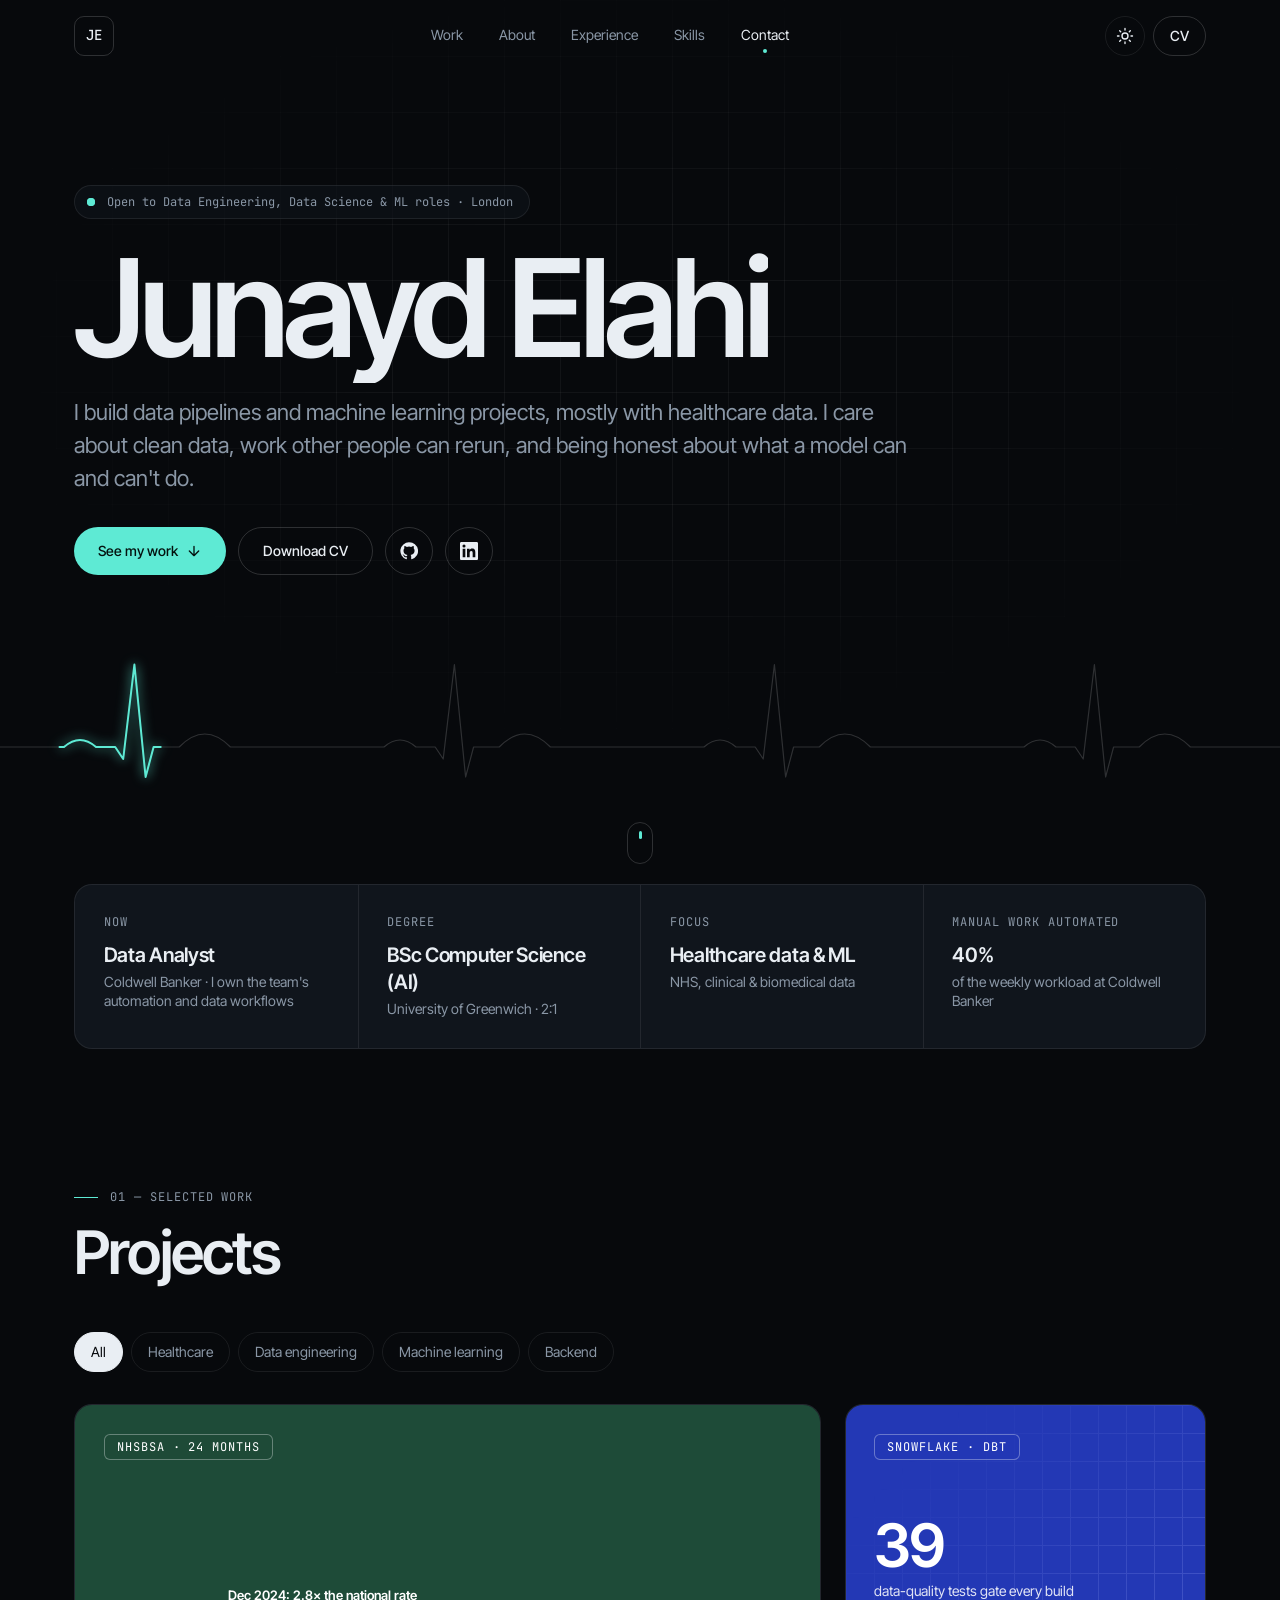
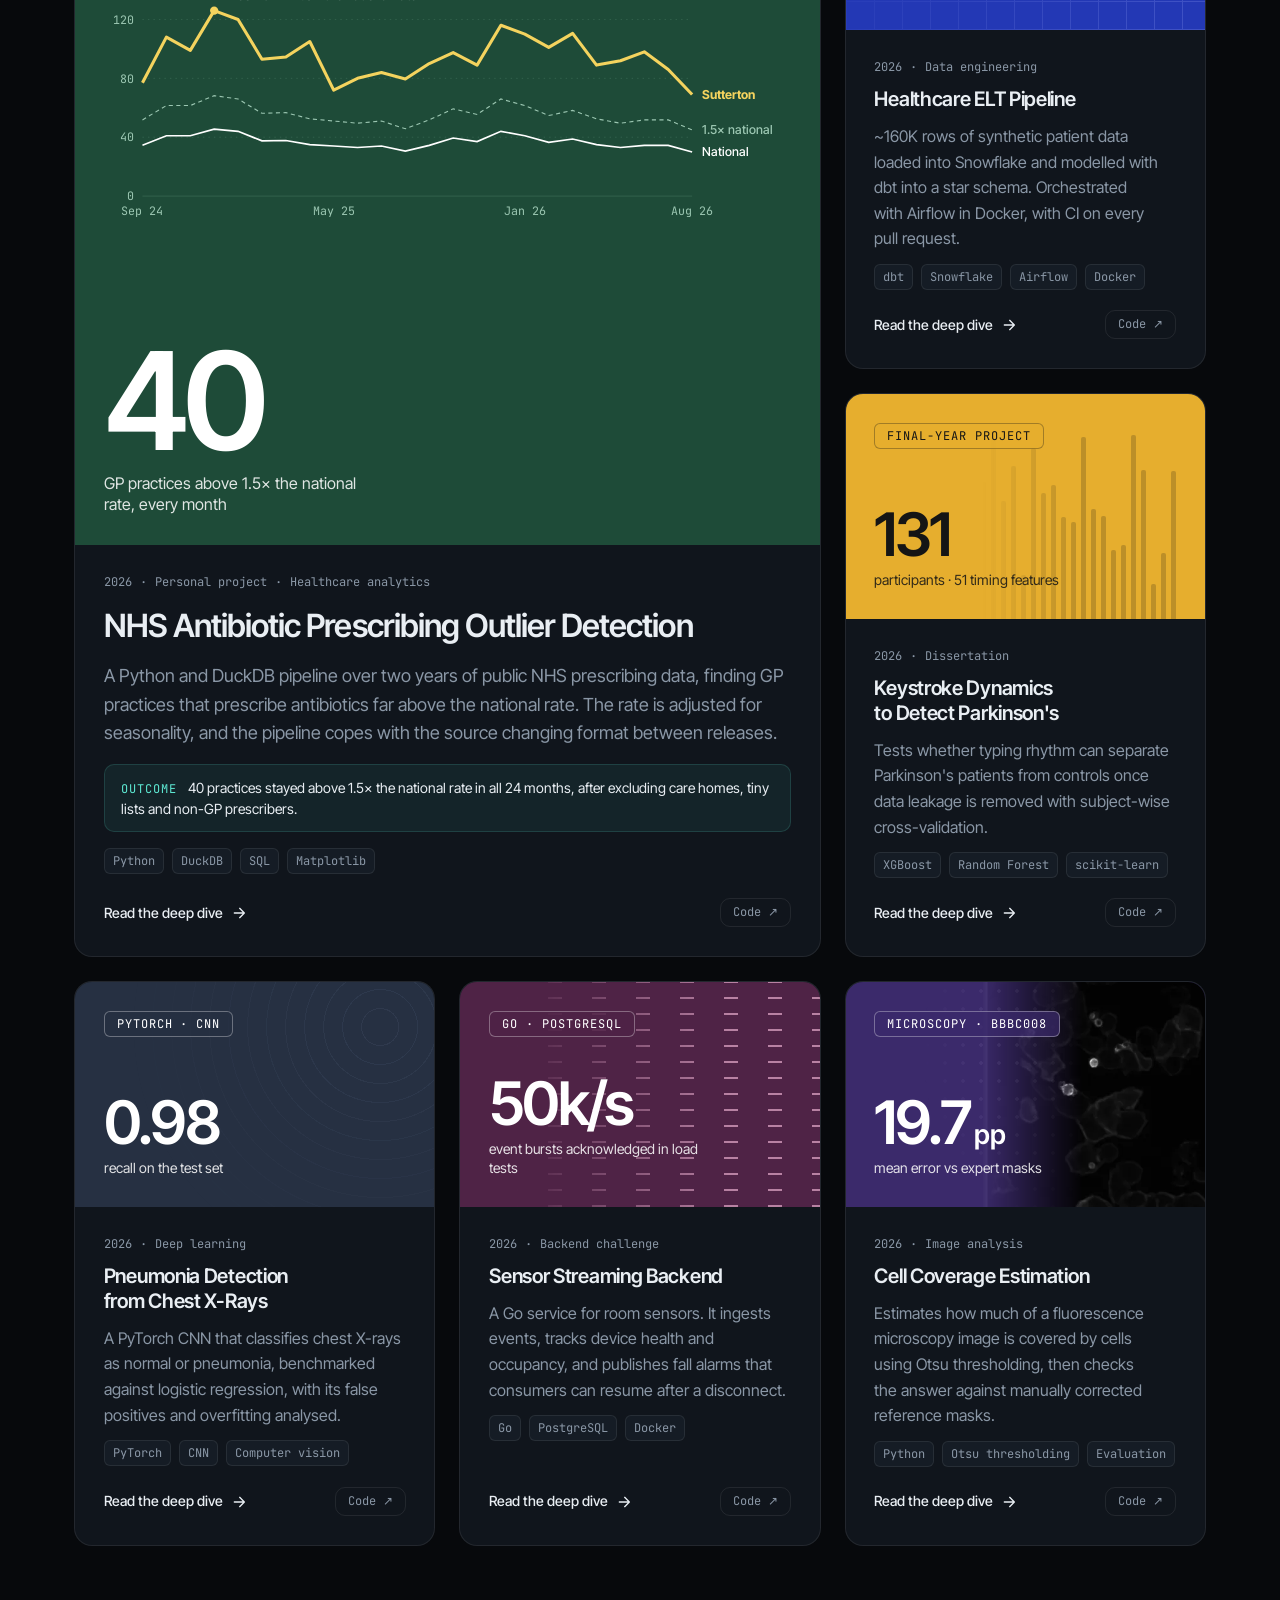
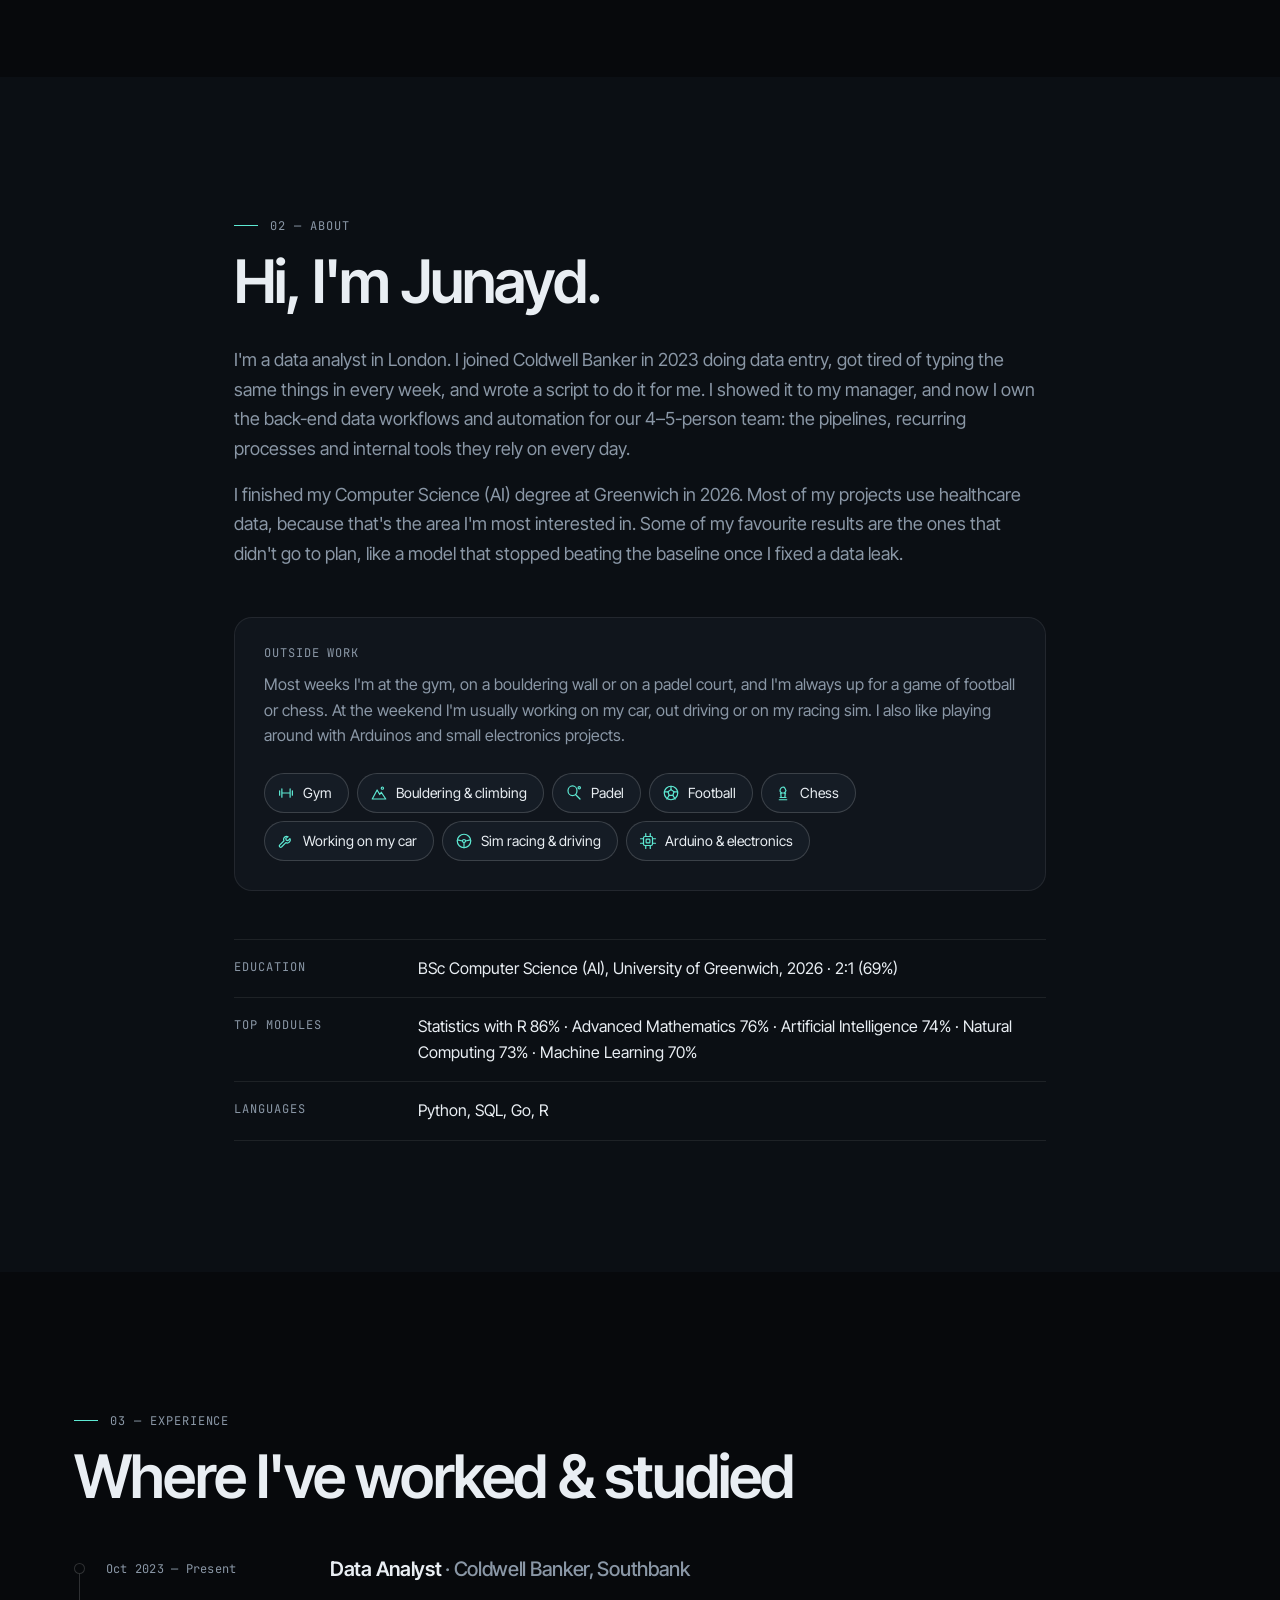
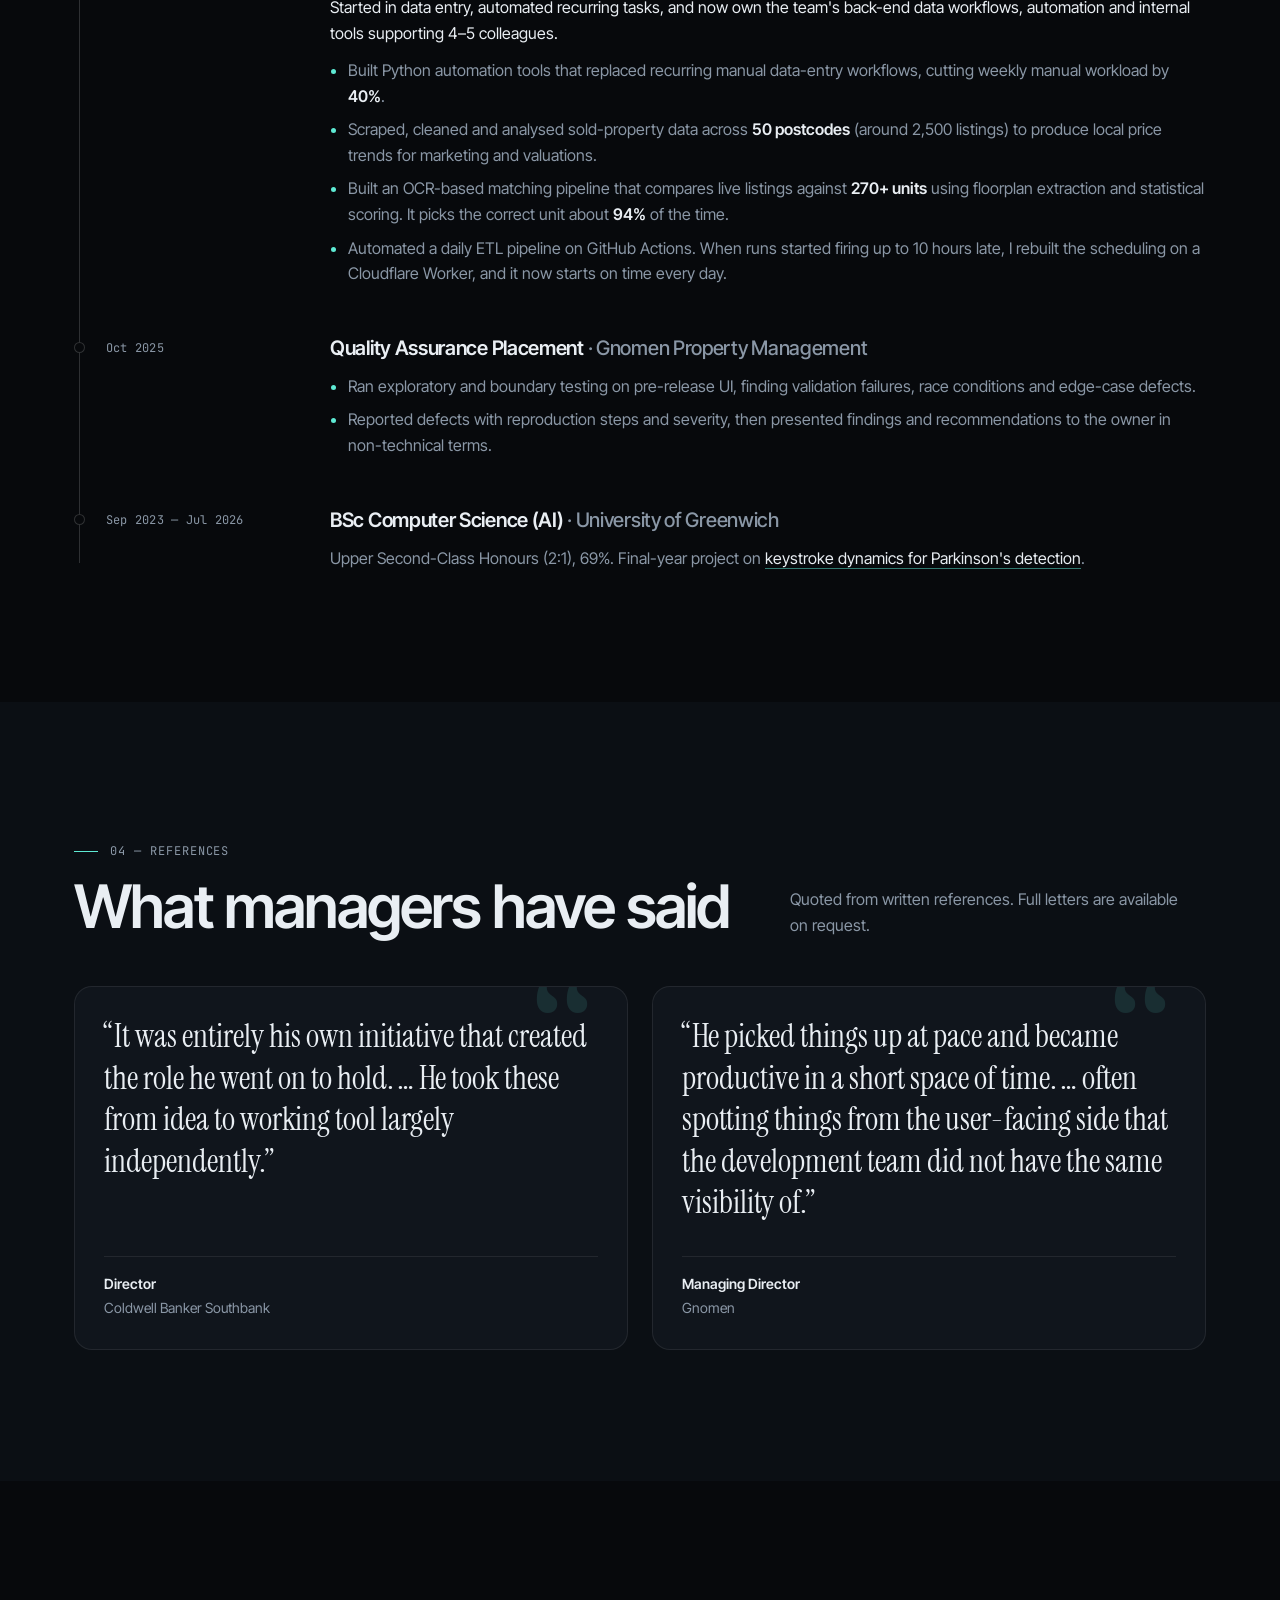
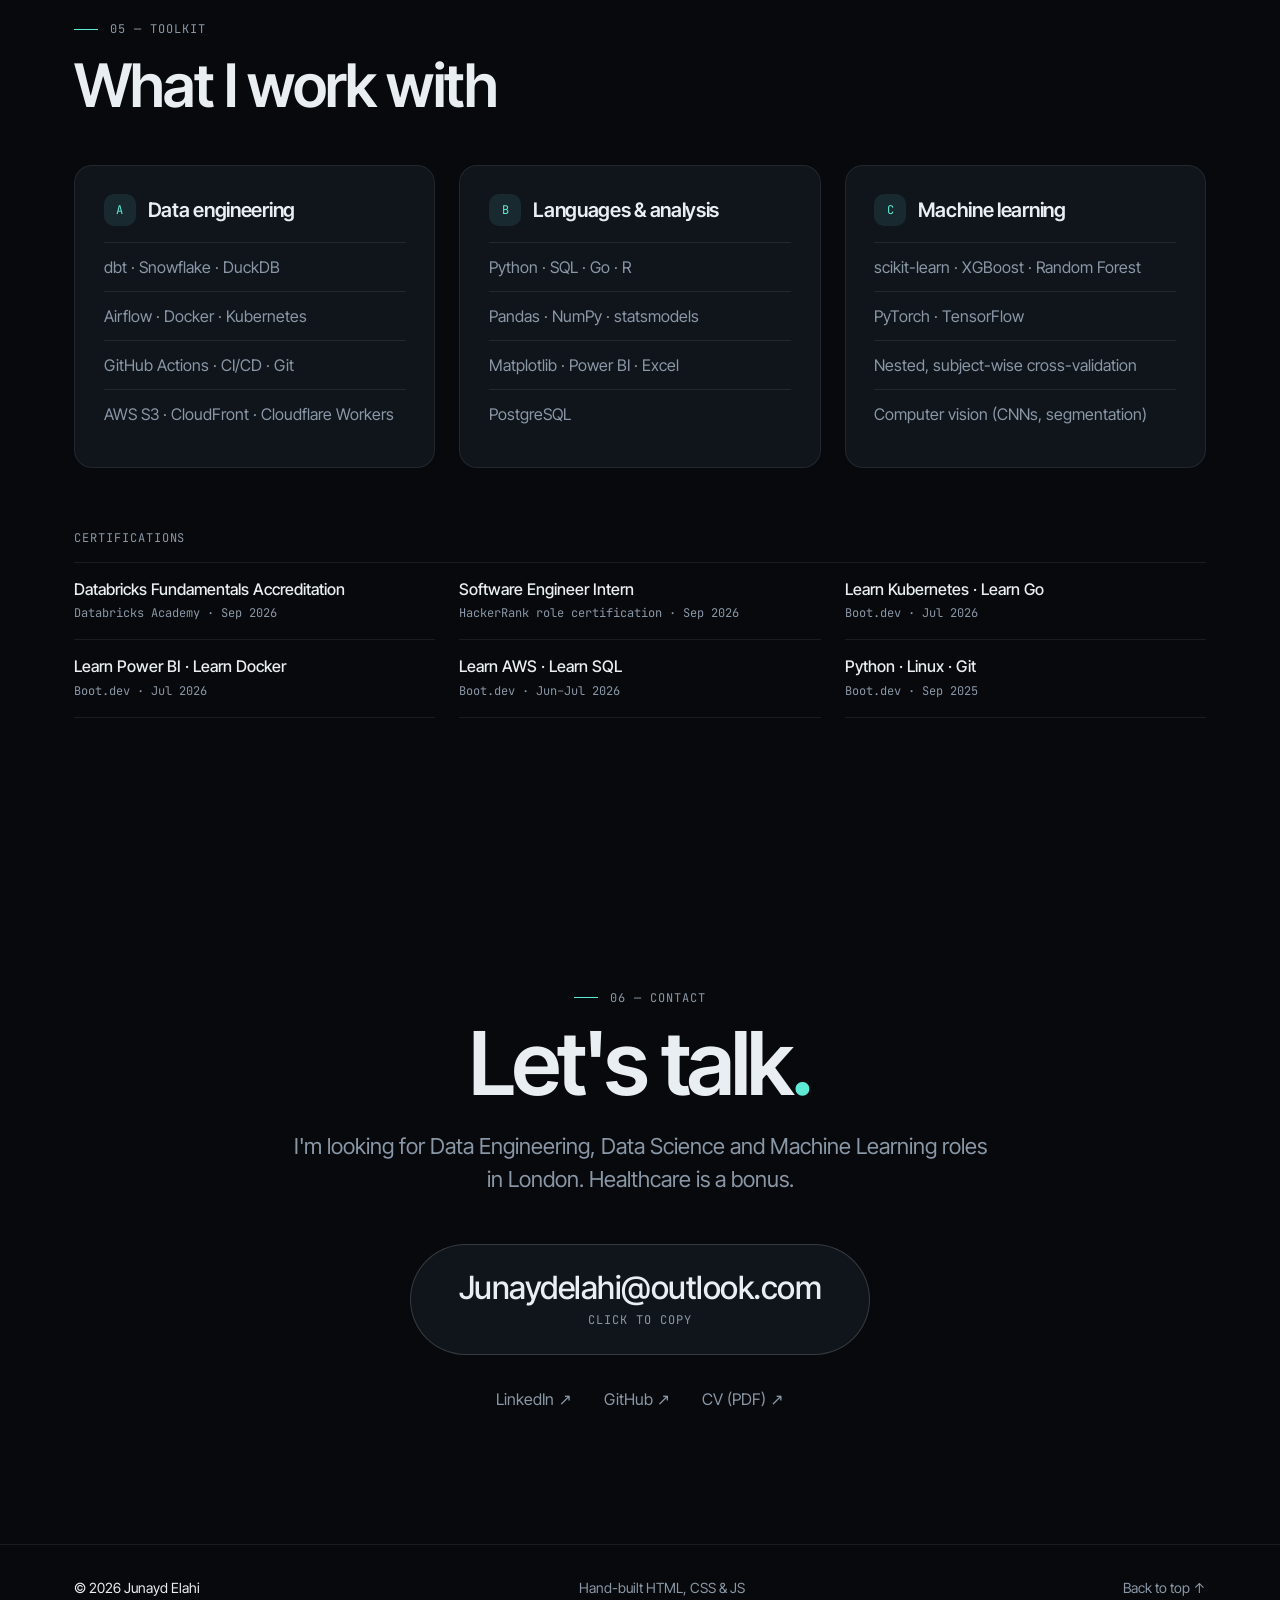
<file: index.html>
<!doctype html>
<html lang="en" data-theme="dark">
<head>
  <meta charset="utf-8" />
  <meta name="viewport" content="width=device-width, initial-scale=1" />
  <title>Junayd Elahi — Data Engineering &amp; Machine Learning</title>
  <meta name="description" content="Junayd Elahi builds data pipelines and machine learning projects, with a particular interest in healthcare. London." />
  <meta property="og:title" content="Junayd Elahi — Data Engineering &amp; Machine Learning" />
  <meta property="og:description" content="Data analyst in London building data pipelines and machine learning projects, mostly with NHS and healthcare data. Open to data engineering, data science and ML roles." />
  <meta property="og:type" content="website" />
  <link rel="canonical" href="https://junaydelahi.dev/" />
  <meta name="theme-color" content="#07090c" />
  <meta property="og:url" content="https://junaydelahi.dev/" />
  <meta property="og:site_name" content="Junayd Elahi" />
  <meta property="og:image" content="https://junaydelahi.dev/assets/og/og-home.png" />
  <meta property="og:image:width" content="1200" />
  <meta property="og:image:height" content="630" />
  <meta property="og:image:alt" content="Junayd Elahi — Data Engineering &amp; Machine Learning" />
  <meta name="twitter:card" content="summary_large_image" />
  <link rel="icon" href="data:image/svg+xml,<svg xmlns='http://www.w3.org/2000/svg' viewBox='0 0 32 32'><rect width='32' height='32' rx='8' fill='%2307090c'/><path d='M4 17h6l2-5 3 11 3-15 2 9h8' fill='none' stroke='%235eead4' stroke-width='2.4' stroke-linecap='round' stroke-linejoin='round'/></svg>" />
  <link rel="preload" href="fonts/inter-tight-latin.woff2" as="font" type="font/woff2" crossorigin />
  <link rel="stylesheet" href="css/style.css" />
  <link rel="stylesheet" href="css/colours.css" />
  <script>document.documentElement.classList.add('js');try{var t=localStorage.getItem('theme');if(t)document.documentElement.dataset.theme=t;}catch(e){}
  // Coming back from a project page: its colour band morphs back into the card's cover.
  addEventListener('pagereveal',function(e){var n=window.navigation,from=n&&n.activation&&n.activation.from;if(!e.viewTransition||!from)return;var p=new URL(from.url).pathname,a=[].slice.call(document.querySelectorAll('.card__link')).filter(function(l){return new URL(l.href).pathname===p;})[0];if(!a)return;var card=a.closest('.card'),m=card.querySelector('.card__media');card.classList.add('is-in');m.style.viewTransitionName='project-cover';e.viewTransition.finished.finally(function(){m.style.viewTransitionName='';});});</script>
  <script type="speculationrules">{"prerender":[{"where":{"href_matches":"/projects/*"},"eagerness":"moderate"}]}</script>
</head>
<body>
  <a class="skip-link" href="#top">Skip to content</a>
  <div class="scroll-progress" aria-hidden="true"></div>
  <div class="cursor-glow" aria-hidden="true"></div>

  <!-- ============ NAV ============ -->
  <header class="nav">
    <a href="#top" class="nav__logo" aria-label="JE: Junayd Elahi, home">
      <span class="nav__mark">JE</span>
    </a>
    <nav class="nav__links" id="navLinks">
      <a href="#work">Work</a>
      <a href="#about">About</a>
      <a href="#experience">Experience</a>
      <a href="#skills">Skills</a>
      <a href="#contact">Contact</a>
    </nav>
    <div class="nav__actions">
      <button class="icon-btn" id="themeToggle" aria-label="Toggle light and dark theme">
        <svg class="i-sun" viewBox="0 0 24 24"><circle cx="12" cy="12" r="4"/><path d="M12 2v2M12 20v2M4.9 4.9l1.4 1.4M17.7 17.7l1.4 1.4M2 12h2M20 12h2M4.9 19.1l1.4-1.4M17.7 6.3l1.4-1.4"/></svg>
        <svg class="i-moon" viewBox="0 0 24 24"><path d="M21 12.8A9 9 0 1 1 11.2 3a7 7 0 0 0 9.8 9.8z"/></svg>
      </button>
      <a class="btn btn--small btn--ghost hide-sm" href="assets/cv.pdf" target="_blank" rel="noopener">CV</a>
      <button class="icon-btn menu-btn" id="menuBtn" aria-label="Open menu" aria-expanded="false">
        <span></span><span></span>
      </button>
    </div>
  </header>

  <main id="top">
    <!-- ============ HERO ============ -->
    <section class="hero">
      <div class="hero__grid" aria-hidden="true"></div>
      <svg class="ecg" aria-hidden="true" preserveAspectRatio="none">
        <path class="ecg__base" />
        <path class="ecg__pulse" />
      </svg>

      <div class="container hero__inner">
        <p class="eyebrow hero__eyebrow">
          <span class="pulse-dot"></span>
          Open to Data Engineering, Data Science &amp; ML roles · London
        </p>

        <h1 class="hero__title" data-split>Junayd Elahi</h1>

        <p class="hero__lede hero-rise" style="--d:.25s">
          I build data pipelines and machine learning projects, mostly with healthcare data.
          I care about clean data, work other people can rerun, and being honest about what a model can and can't do.
        </p>

        <div class="hero__cta hero-rise" style="--d:.35s">
          <a href="#work" class="btn btn--primary magnetic">
            See my work
            <svg viewBox="0 0 24 24"><path d="M12 5v14M5 12l7 7 7-7"/></svg>
          </a>
          <a href="assets/cv.pdf" target="_blank" rel="noopener" class="btn btn--ghost magnetic">Download CV</a>
          <a href="https://github.com/junayd-elahi" target="_blank" rel="noopener" class="btn btn--icon magnetic" aria-label="GitHub">
            <svg viewBox="0 0 24 24" class="fill"><path d="M12 .5a11.5 11.5 0 0 0-3.64 22.41c.58.1.79-.25.79-.56v-2c-3.2.7-3.88-1.37-3.88-1.37-.52-1.33-1.28-1.69-1.28-1.69-1.05-.71.08-.7.08-.7 1.16.08 1.77 1.19 1.77 1.19 1.03 1.77 2.7 1.26 3.36.96.1-.75.4-1.26.73-1.55-2.55-.29-5.24-1.28-5.24-5.69 0-1.26.45-2.29 1.19-3.1-.12-.29-.52-1.46.11-3.05 0 0 .97-.31 3.17 1.18a11 11 0 0 1 5.77 0c2.2-1.49 3.17-1.18 3.17-1.18.63 1.59.23 2.76.11 3.05.74.81 1.19 1.84 1.19 3.1 0 4.42-2.7 5.4-5.26 5.68.41.36.78 1.06.78 2.14v3.17c0 .31.21.67.8.56A11.5 11.5 0 0 0 12 .5z"/></svg>
          </a>
          <a href="https://www.linkedin.com/in/junayd-elahi" target="_blank" rel="noopener" class="btn btn--icon magnetic" aria-label="LinkedIn">
            <svg viewBox="0 0 24 24" class="fill"><path d="M20.45 20.45h-3.56v-5.57c0-1.33-.02-3.04-1.85-3.04-1.85 0-2.14 1.45-2.14 2.94v5.67H9.34V9h3.42v1.56h.05c.48-.9 1.64-1.85 3.37-1.85 3.6 0 4.27 2.37 4.27 5.46v6.28zM5.34 7.43a2.06 2.06 0 1 1 0-4.13 2.06 2.06 0 0 1 0 4.13zM7.12 20.45H3.56V9h3.56v11.45zM22.22 0H1.77C.79 0 0 .77 0 1.73v20.54C0 23.23.79 24 1.77 24h20.45c.98 0 1.78-.77 1.78-1.73V1.73C24 .77 23.2 0 22.22 0z"/></svg>
          </a>
        </div>
      </div>

      <a href="#glance" class="scroll-cue" aria-label="Scroll down"><span></span></a>
    </section>

    <!-- ============ AT A GLANCE ============ -->
    <section class="glance" id="glance" aria-label="At a glance">
      <div class="container">
        <div class="glance__grid">
          <div class="glance__item" data-reveal>
            <span class="label">Now</span>
            <strong>Data Analyst</strong>
            <span class="muted">Coldwell Banker · I own the team's automation and data workflows</span>
          </div>
          <div class="glance__item" data-reveal style="--d:.08s">
            <span class="label">Degree</span>
            <strong>BSc Computer Science (AI)</strong>
            <span class="muted">University of Greenwich · 2:1</span>
          </div>
          <div class="glance__item" data-reveal style="--d:.16s">
            <span class="label">Focus</span>
            <strong>Healthcare data &amp; ML</strong>
            <span class="muted">NHS, clinical &amp; biomedical data</span>
          </div>
          <div class="glance__item" data-reveal style="--d:.24s">
            <span class="label">Manual work automated</span>
            <strong><span data-count="40" data-suffix="%">0%</span></strong>
            <span class="muted">of the weekly workload at Coldwell Banker</span>
          </div>
        </div>
      </div>
    </section>

    <!-- ============ WORK ============ -->
    <section class="section" id="work">
      <div class="container">
        <div class="section__head">
          <div>
            <p class="eyebrow" data-reveal>01 — Selected work</p>
            <h2 class="section__title" data-reveal>Projects</h2>
          </div>
        </div>

        <div class="filters" role="group" aria-label="Filter projects" data-reveal>
          <button class="chip is-active" data-filter="all" aria-pressed="true">All</button>
          <button class="chip" data-filter="healthcare" aria-pressed="false">Healthcare</button>
          <button class="chip" data-filter="data" aria-pressed="false">Data engineering</button>
          <button class="chip" data-filter="ml" aria-pressed="false">Machine learning</button>
          <button class="chip" data-filter="backend" aria-pressed="false">Backend</button>
        </div>

        <div class="projects">
          <!-- 1 — NHS (featured) -->
          <article class="card card--feature" data-tags="healthcare data" data-reveal>
            <a href="projects/nhs-antibiotic-prescribing.html" class="card__link" aria-label="NHS Antibiotic Prescribing Outlier Detection: read the write-up"></a>
            <div class="card__media">
              <div class="cover cover--chart c-green">
                <span class="cover__tag">NHSBSA · 24 months</span>
                <svg viewBox="0 0 1000 345" role="img" aria-labelledby="nhsT">
            <title id="nhsT">Sutterton Surgery stays above 1.5 times the national rate every month from September 2024 to August 2026</title>
            <g style="stroke:var(--f-line)" stroke-width="1"><line x1="56" y1="316" x2="856" y2="316"/><line x1="56" y1="230.3" x2="856" y2="230.3" stroke-dasharray="2 6"/><line x1="56" y1="144.6" x2="856" y2="144.6" stroke-dasharray="2 6"/><line x1="56" y1="58.9" x2="856" y2="58.9" stroke-dasharray="2 6"/></g>
            <g font-size="17" text-anchor="end" class="ft"><text x="44" y="322">0</text><text x="44" y="236">40</text><text x="44" y="151">80</text><text x="44" y="65">120</text></g>
            <g font-size="17" text-anchor="middle" class="ft"><text x="56" y="343">Sep 24</text><text x="334.3" y="343">May 25</text><text x="612.5" y="343">Jan 26</text><text x="856" y="343">Aug 26</text></g>
            <path class="fadein" d="M56.0,205.1 L90.8,184.2 L125.6,184.2 L160.3,169.8 L195.1,174.6 L229.9,195.5 L264.7,194.5 L299.5,203.5 L334.3,206.7 L369.0,209.9 L403.8,206.7 L438.6,218.0 L473.4,205.1 L508.2,189.0 L543.0,197.1 L577.7,174.6 L612.5,184.2 L647.3,198.7 L682.1,191.3 L716.9,203.5 L751.7,209.9 L786.4,205.1 L821.2,205.1 L856.0,219.6" fill="none" style="stroke:var(--f-muted)" stroke-width="1.6" stroke-dasharray="6 5"/>
            <path class="fadein" d="M56.0,242.1 L90.8,228.1 L125.6,228.1 L160.3,218.5 L195.1,221.7 L229.9,235.6 L264.7,235.0 L299.5,241.0 L334.3,243.1 L369.0,245.3 L403.8,243.1 L438.6,250.6 L473.4,242.1 L508.2,231.4 L543.0,236.7 L577.7,221.7 L612.5,228.1 L647.3,237.8 L682.1,232.9 L716.9,241.0 L751.7,245.3 L786.4,242.1 L821.2,242.1 L856.0,251.7" fill="none" style="stroke:var(--f-fg)" stroke-width="2.4" opacity=".75"/>
            <path class="draw" pathLength="1" d="M56.0,151.0 L90.8,84.6 L125.6,103.9 L160.3,46.0 L195.1,58.9 L229.9,116.7 L264.7,113.5 L299.5,91.0 L334.3,161.7 L369.0,144.6 L403.8,136.0 L438.6,145.6 L473.4,123.1 L508.2,107.1 L543.0,125.3 L577.7,67.4 L612.5,80.3 L647.3,99.6 L682.1,79.2 L716.9,125.3 L751.7,118.9 L786.4,106.0 L821.2,131.7 L856.0,168.1" fill="none" style="stroke:var(--f-acc)" stroke-width="4.5" stroke-linejoin="round"/>
            <g class="late"><circle cx="160.3" cy="46" r="6" style="fill:var(--f-acc)"/>
            <text x="180" y="30" font-size="19" style="fill:var(--f-fg);font-family:var(--sans);font-weight:600">Dec 2024: 2.8× the national rate</text></g>
            <g class="late" font-size="18" style="font-family:var(--sans);font-weight:700"><text x="870" y="174" style="fill:var(--f-acc)">Sutterton</text><text x="870" y="225" style="fill:var(--f-muted);font-weight:500">1.5× national</text><text x="870" y="258" style="fill:var(--f-fg);font-weight:500">National</text></g>
          </svg>
                <div class="cover__stat"><strong data-count="40">40</strong><span>GP practices above 1.5× the national rate, every month</span></div>
              </div>
            </div>
            <div class="card__body">
              <div class="card__meta"><span>2026</span><span>·</span><span>Personal project</span><span>·</span><span>Healthcare analytics</span></div>
              <h3 class="card__title">NHS Antibiotic Prescribing Outlier Detection</h3>
              <p class="card__summary">A Python and DuckDB pipeline over two years of public NHS prescribing data, finding GP practices that prescribe antibiotics far above the national rate. The rate is adjusted for seasonality, and the pipeline copes with the source changing format between releases.</p>
              <p class="card__outcome"><span class="label">Outcome</span> 40 practices stayed above 1.5× the national rate in all 24 months, after excluding care homes, tiny lists and non-GP prescribers.</p>
              <ul class="tags"><li>Python</li><li>DuckDB</li><li>SQL</li><li>Matplotlib</li></ul>
              <div class="card__foot">
                <span class="card__cta">Read the deep dive <svg viewBox="0 0 24 24"><path d="M5 12h14M13 5l7 7-7 7"/></svg></span>
                <a class="card__ext" href="https://github.com/junayd-elahi/nhs-antibiotic-prescribing" target="_blank" rel="noopener">Code ↗</a>
              </div>
            </div>
          </article>

          <!-- 2 — Healthcare ELT -->
          <article class="card" data-tags="healthcare data" data-reveal style="--d:.08s">
            <a href="projects/healthcare-elt.html" class="card__link" aria-label="Healthcare ELT Pipeline: read the write-up"></a>
            <div class="card__media">
              <div class="cover cover--grid c-cobalt">
                <span class="cover__tag">Snowflake · dbt</span>
                <div class="cover__stat"><strong>39</strong><span>data-quality tests gate every build</span></div>
              </div>
            </div>
            <div class="card__body">
              <div class="card__meta"><span>2026</span><span>·</span><span>Data engineering</span></div>
              <h3 class="card__title">Healthcare ELT Pipeline</h3>
              <p class="card__summary">~160K rows of synthetic patient data loaded into Snowflake and modelled with dbt into a star schema. Orchestrated with Airflow in Docker, with CI on every pull request.</p>
              <ul class="tags"><li>dbt</li><li>Snowflake</li><li>Airflow</li><li>Docker</li></ul>
              <div class="card__foot">
                <span class="card__cta">Read the deep dive <svg viewBox="0 0 24 24"><path d="M5 12h14M13 5l7 7-7 7"/></svg></span>
                <a class="card__ext" href="https://github.com/junayd-elahi/Healthcare-ELT" target="_blank" rel="noopener">Code ↗</a>
              </div>
            </div>
          </article>

          <!-- 3 — Parkinson's -->
          <article class="card" data-tags="healthcare ml" data-reveal style="--d:.16s">
            <a href="projects/parkinsons-keystroke.html" class="card__link" aria-label="Keystroke Dynamics for Parkinson's: read the write-up"></a>
            <div class="card__media">
              <div class="cover cover--bars c-ochre"><div class="pat pat--bars" aria-hidden="true"></div>
                <span class="cover__tag">Final-year project</span>
                <div class="cover__stat"><strong>131</strong><span>participants · 51 timing features</span></div>
              </div>
            </div>
            <div class="card__body">
              <div class="card__meta"><span>2026</span><span>·</span><span>Dissertation</span></div>
              <h3 class="card__title">Keystroke Dynamics to Detect Parkinson's</h3>
              <p class="card__summary">Tests whether typing rhythm can separate Parkinson's patients from controls once data leakage is removed with subject-wise cross-validation.</p>
              <ul class="tags"><li>XGBoost</li><li>Random Forest</li><li>scikit-learn</li></ul>
              <div class="card__foot">
                <span class="card__cta">Read the deep dive <svg viewBox="0 0 24 24"><path d="M5 12h14M13 5l7 7-7 7"/></svg></span>
                <a class="card__ext" href="https://github.com/junayd-elahi/parkinsons-typing-biomarker" target="_blank" rel="noopener">Code ↗</a>
              </div>
            </div>
          </article>

          <!-- 4 — Pneumonia -->
          <article class="card" data-tags="healthcare ml" data-reveal>
            <a href="projects/pneumonia-cnn.html" class="card__link" aria-label="Pneumonia Detection from Chest X-Rays: read the write-up"></a>
            <div class="card__media">
              <div class="cover cover--rings c-slate"><div class="pat pat--rings" aria-hidden="true"><i></i><i></i><i></i></div>
                <span class="cover__tag">PyTorch · CNN</span>
                <div class="cover__stat"><strong>0.98</strong><span>recall on the test set</span></div>
              </div>
            </div>
            <div class="card__body">
              <div class="card__meta"><span>2026</span><span>·</span><span>Deep learning</span></div>
              <h3 class="card__title">Pneumonia Detection from Chest X-Rays</h3>
              <p class="card__summary">A PyTorch CNN that classifies chest X-rays as normal or pneumonia, benchmarked against logistic regression, with its false positives and overfitting analysed.</p>
              <ul class="tags"><li>PyTorch</li><li>CNN</li><li>Computer vision</li></ul>
              <div class="card__foot">
                <span class="card__cta">Read the deep dive <svg viewBox="0 0 24 24"><path d="M5 12h14M13 5l7 7-7 7"/></svg></span>
                <a class="card__ext" href="https://github.com/junayd-elahi/pneumonia-detection-cnn" target="_blank" rel="noopener">Code ↗</a>
              </div>
            </div>
          </article>

          <!-- 5 — Teton -->
          <article class="card" data-tags="backend healthcare" data-reveal style="--d:.08s">
            <a href="projects/teton-streaming.html" class="card__link" aria-label="Sensor Streaming Backend: read the write-up"></a>
            <div class="card__media">
              <div class="cover cover--stream c-plum">
                <span class="cover__tag">Go · PostgreSQL</span>
                <div class="cover__stat"><strong>50k/s</strong><span>event bursts acknowledged in load tests</span></div>
              </div>
            </div>
            <div class="card__body">
              <div class="card__meta"><span>2026</span><span>·</span><span>Backend challenge</span></div>
              <h3 class="card__title">Sensor Streaming Backend</h3>
              <p class="card__summary">A Go service for room sensors. It ingests events, tracks device health and occupancy, and publishes fall alarms that consumers can resume after a disconnect.</p>
              <ul class="tags"><li>Go</li><li>PostgreSQL</li><li>Docker</li></ul>
              <div class="card__foot">
                <span class="card__cta">Read the deep dive <svg viewBox="0 0 24 24"><path d="M5 12h14M13 5l7 7-7 7"/></svg></span>
                <a class="card__ext" href="https://github.com/junayd-elahi/teton-streaming" target="_blank" rel="noopener">Code ↗</a>
              </div>
            </div>
          </article>

          <!-- 6 — Cell coverage -->
          <article class="card" data-tags="healthcare" data-reveal style="--d:.16s">
            <a href="projects/cell-coverage.html" class="card__link" aria-label="Cell Coverage Estimation: read the write-up"></a>
            <div class="card__media">
              <div class="cover cover--dots c-violet"><div class="pat pat--micro" aria-hidden="true"><img src="assets/cell-worst-prediction.webp" alt="" width="1600" height="533" loading="lazy" decoding="async"></div>
                <span class="cover__tag">Microscopy · BBBC008</span>
                <div class="cover__stat"><strong>19.7<small>pp</small></strong><span>mean error vs expert masks</span></div>
              </div>
            </div>
            <div class="card__body">
              <div class="card__meta"><span>2026</span><span>·</span><span>Image analysis</span></div>
              <h3 class="card__title">Cell Coverage Estimation</h3>
              <p class="card__summary">Estimates how much of a fluorescence microscopy image is covered by cells using Otsu thresholding, then checks the answer against manually corrected reference masks.</p>
              <ul class="tags"><li>Python</li><li>Otsu thresholding</li><li>Evaluation</li></ul>
              <div class="card__foot">
                <span class="card__cta">Read the deep dive <svg viewBox="0 0 24 24"><path d="M5 12h14M13 5l7 7-7 7"/></svg></span>
                <a class="card__ext" href="https://github.com/junayd-elahi/Cell-Coverage" target="_blank" rel="noopener">Code ↗</a>
              </div>
            </div>
          </article>
        </div>
      </div>
    </section>

    <!-- ============ ABOUT ============ -->
    <section class="section section--alt" id="about">
      <div class="container about about--solo">
        <div class="about__text">
          <p class="eyebrow" data-reveal>02 — About</p>
          <h2 class="section__title" data-reveal>Hi, I'm Junayd.</h2>
          <div class="prose" data-reveal>
            <p>I'm a data analyst in London. I joined Coldwell Banker in 2023 doing data entry, got tired of typing the same things in every week, and wrote a script to do it for me. I showed it to my manager, and now I own the back-end data workflows and automation for our 4–5-person team: the pipelines, recurring processes and internal tools they rely on every day.</p>
            <p>I finished my Computer Science (AI) degree at Greenwich in 2026. Most of my projects use healthcare data, because that's the area I'm most interested in. Some of my favourite results are the ones that didn't go to plan, like a model that stopped beating the baseline once I fixed a data leak.</p>
          </div>

          <div class="offwork" data-reveal>
            <h3 class="subhead subhead--flush">Outside work</h3>
            <p class="offwork__intro">Most weeks I'm at the gym, on a bouldering wall or on a padel court, and I'm always up for a game of football or chess. At the weekend I'm usually working on my car, out driving or on my racing sim. I also like playing around with Arduinos and small electronics projects.</p>
            <ul class="hobbies">
              <li>
                <svg viewBox="0 0 24 24" aria-hidden="true"><path d="M6.5 6.5v11M17.5 6.5v11M3.5 9v6M20.5 9v6M6.5 12h11"/></svg>
                Gym
              </li>
              <li>
                <svg viewBox="0 0 24 24" aria-hidden="true"><path d="M3 20 9.5 8l3.5 6 2-3 6 9z"/><circle cx="16.5" cy="5.5" r="1.5"/></svg>
                Bouldering &amp; climbing
              </li>
              <li>
                <svg viewBox="0 0 24 24" aria-hidden="true"><ellipse cx="10" cy="9" rx="6" ry="6.5"/><path d="m14 14 6 6"/><circle cx="19" cy="5" r="1.6"/></svg>
                Padel
              </li>
              <li>
                <svg viewBox="0 0 24 24" aria-hidden="true"><circle cx="12" cy="12" r="9"/><path d="m12 7.5 4 2.9-1.5 4.7h-5L8 10.4z"/><path d="M12 3v4.5M21 10.4l-5 0M14.5 15.1 17.5 20M9.5 15.1 6.5 20M8 10.4H3"/></svg>
                Football
              </li>
              <li>
                <svg viewBox="0 0 24 24" aria-hidden="true"><path d="M7 21h10M8 18h8M9.5 18 9 12h6l-.5 6M8.5 12h7"/><path d="M10 12 8 9.5c0-3 2-5.5 5-5.5l1.5 1.5L16 9l-2 3"/></svg>
                Chess
              </li>
              <li>
                <svg viewBox="0 0 24 24" aria-hidden="true"><path d="M14.7 6.3a4 4 0 0 0-5.4 5.4L3.5 17.5a1.8 1.8 0 0 0 2.5 2.5l5.8-5.8a4 4 0 0 0 5.4-5.4l-2.6 2.6-2.3-.6-.6-2.3z"/></svg>
                Working on my car
              </li>
              <li>
                <svg viewBox="0 0 24 24" aria-hidden="true"><circle cx="12" cy="12" r="9"/><circle cx="12" cy="12" r="2"/><path d="M3.5 10.5 10 12M20.5 10.5 14 12M12 14v7"/></svg>
                Sim racing &amp; driving
              </li>
              <li>
                <svg viewBox="0 0 24 24" aria-hidden="true"><rect x="6" y="6" width="12" height="12" rx="2"/><rect x="9.5" y="9.5" width="5" height="5" rx="1"/><path d="M9 2v4M15 2v4M9 18v4M15 18v4M2 9h4M2 15h4M18 9h4M18 15h4"/></svg>
                Arduino &amp; electronics
              </li>
            </ul>
          </div>
          <dl class="facts" data-reveal>
            <div><dt>Education</dt><dd>BSc Computer Science (AI), University of Greenwich, 2026 · 2:1 (69%)</dd></div>
            <div><dt>Top modules</dt><dd>Statistics with R 86% · Advanced Mathematics 76% · Artificial Intelligence 74% · Natural Computing 73% · Machine Learning 70%</dd></div>
            <div><dt>Languages</dt><dd>Python, SQL, Go, R</dd></div>
          </dl>
        </div>
      </div>
    </section>

    <!-- ============ EXPERIENCE ============ -->
    <section class="section" id="experience">
      <div class="container">
        <div class="section__head">
          <div>
            <p class="eyebrow" data-reveal>03 — Experience</p>
            <h2 class="section__title" data-reveal>Where I've worked &amp; studied</h2>
          </div>
        </div>

        <ol class="timeline">
          <li class="timeline__fill" aria-hidden="true"></li>
          <li class="timeline__item" data-reveal>
            <span class="timeline__date">Oct 2023 — Present</span>
            <div>
              <h3>Data Analyst <span class="muted">· Coldwell Banker, Southbank</span></h3>
              <p class="timeline__lead">Started in data entry, automated recurring tasks, and now own the team's back-end data workflows, automation and internal tools supporting 4–5 colleagues.</p>
              <ul>
                <li>Built Python automation tools that replaced recurring manual data-entry workflows, cutting weekly manual workload by <strong>40%</strong>.</li>
                <li>Scraped, cleaned and analysed sold-property data across <strong>50 postcodes</strong> (around 2,500 listings) to produce local price trends for marketing and valuations.</li>
                <li>Built an OCR-based matching pipeline that compares live listings against <strong>270+ units</strong> using floorplan extraction and statistical scoring. It picks the correct unit about <strong>94%</strong> of the time.</li>
                <li>Automated a daily ETL pipeline on GitHub Actions. When runs started firing up to 10 hours late, I rebuilt the scheduling on a Cloudflare Worker, and it now starts on time every day.</li>
              </ul>
            </div>
          </li>
          <li class="timeline__item" data-reveal>
            <span class="timeline__date">Oct 2025</span>
            <div>
              <h3>Quality Assurance Placement <span class="muted">· Gnomen Property Management</span></h3>
              <ul>
                <li>Ran exploratory and boundary testing on pre-release UI, finding validation failures, race conditions and edge-case defects.</li>
                <li>Reported defects with reproduction steps and severity, then presented findings and recommendations to the owner in non-technical terms.</li>
              </ul>
            </div>
          </li>
          <li class="timeline__item" data-reveal>
            <span class="timeline__date">Sep 2023 — Jul 2026</span>
            <div>
              <h3>BSc Computer Science (AI) <span class="muted">· University of Greenwich</span></h3>
              <p>Upper Second-Class Honours (2:1), 69%. Final-year project on <a class="inline-link" href="projects/parkinsons-keystroke.html">keystroke dynamics for Parkinson's detection</a>.</p>
            </div>
          </li>
        </ol>
      </div>
    </section>

    <!-- ============ REFERENCES ============ -->
    <section class="section section--alt section--tight" id="references">
      <div class="container">
        <div class="section__head">
          <div>
            <p class="eyebrow" data-reveal>04 — References</p>
            <h2 class="section__title" data-reveal>What managers have said</h2>
          </div>
          <p class="section__intro muted" data-reveal>Quoted from written references. Full letters are available on request.</p>
        </div>
        <div class="quotes">
          <figure class="quote" data-reveal>
            <blockquote>“It was entirely his own initiative that created the role he went on to hold. … He took these from idea to working tool largely independently.”</blockquote>
            <figcaption><strong>Director</strong><span class="muted">Coldwell Banker Southbank</span></figcaption>
          </figure>
          <figure class="quote" data-reveal style="--d:.1s">
            <blockquote>“He picked things up at pace and became productive in a short space of time. … often spotting things from the user-facing side that the development team did not have the same visibility of.”</blockquote>
            <figcaption><strong>Managing Director</strong><span class="muted">Gnomen</span></figcaption>
          </figure>
        </div>
      </div>
    </section>

    <!-- ============ SKILLS ============ -->
    <section class="section" id="skills">
      <div class="container">
        <div class="section__head">
          <div>
            <p class="eyebrow" data-reveal>05 — Toolkit</p>
            <h2 class="section__title" data-reveal>What I work with</h2>
          </div>
        </div>
        <div class="skills">
          <div class="skills__group" data-reveal>
            <h3><span class="skills__num">A</span>Data engineering</h3>
            <ul><li>dbt · Snowflake · DuckDB</li><li>Airflow · Docker · Kubernetes</li><li>GitHub Actions · CI/CD · Git</li><li>AWS S3 · CloudFront · Cloudflare Workers</li></ul>
          </div>
          <div class="skills__group" data-reveal style="--d:.08s">
            <h3><span class="skills__num">B</span>Languages &amp; analysis</h3>
            <ul><li>Python · SQL · Go · R</li><li>Pandas · NumPy · statsmodels</li><li>Matplotlib · Power BI · Excel</li><li>PostgreSQL</li></ul>
          </div>
          <div class="skills__group" data-reveal style="--d:.16s">
            <h3><span class="skills__num">C</span>Machine learning</h3>
            <ul><li>scikit-learn · XGBoost · Random Forest</li><li>PyTorch · TensorFlow</li><li>Nested, subject-wise cross-validation</li><li>Computer vision (CNNs, segmentation)</li></ul>
          </div>
        </div>

        <h3 class="subhead" data-reveal>Certifications</h3>
        <ul class="certs" data-reveal>
          <li><strong>Databricks Fundamentals Accreditation</strong><span>Databricks Academy · Sep 2026</span></li>
          <li><strong>Software Engineer Intern</strong><span>HackerRank role certification · Sep 2026</span></li>
          <li><strong>Learn Kubernetes · Learn Go</strong><span>Boot.dev · Jul 2026</span></li>
          <li><strong>Learn Power BI · Learn Docker</strong><span>Boot.dev · Jul 2026</span></li>
          <li><strong>Learn AWS · Learn SQL</strong><span>Boot.dev · Jun–Jul 2026</span></li>
          <li><strong>Python · Linux · Git</strong><span>Boot.dev · Sep 2025</span></li>
        </ul>
      </div>
    </section>

    <!-- ============ CONTACT ============ -->
    <section class="section contact" id="contact">
      <div class="container">
        <p class="eyebrow" data-reveal>06 — Contact</p>
        <h2 class="contact__title" data-reveal>Let's talk<span class="accent">.</span></h2>
        <p class="muted contact__sub" data-reveal>I'm looking for Data Engineering, Data Science and Machine Learning roles in London. Healthcare is a bonus.</p>

        <div class="contact__row" data-reveal>
          <button class="email-btn magnetic" id="copyEmail" data-email="Junaydelahi@outlook.com">
            <span class="email-btn__text">Junaydelahi@outlook.com</span>
            <span class="email-btn__hint">Click to copy</span>
          </button>
        </div>

        <ul class="socials" data-reveal>
          <li><a href="https://www.linkedin.com/in/junayd-elahi" target="_blank" rel="noopener">LinkedIn ↗</a></li>
          <li><a href="https://github.com/junayd-elahi" target="_blank" rel="noopener">GitHub ↗</a></li>
          <li><a href="assets/cv.pdf" target="_blank" rel="noopener">CV (PDF) ↗</a></li>
        </ul>
      </div>
    </section>
  </main>

  <footer class="footer">
    <div class="container footer__inner">
      <span>© <span id="year"></span> Junayd Elahi</span>
      <span class="muted">Hand-built HTML, CSS &amp; JS</span>
      <a href="#top" class="muted">Back to top ↑</a>
    </div>
  </footer>

  <div class="toast" id="toast" role="status" aria-live="polite"></div>
  <script src="js/main.js" defer></script>
  <script src="js/colours.js" defer></script>
  <!-- Cloudflare Web Analytics --><script type='module' src='https://static.cloudflareinsights.com/beacon.min.js' data-cf-beacon='{"token": "f90a17543a4844ba99978f94f0e0077e"}'></script><!-- End Cloudflare Web Analytics -->
</body>
</html>
</file>
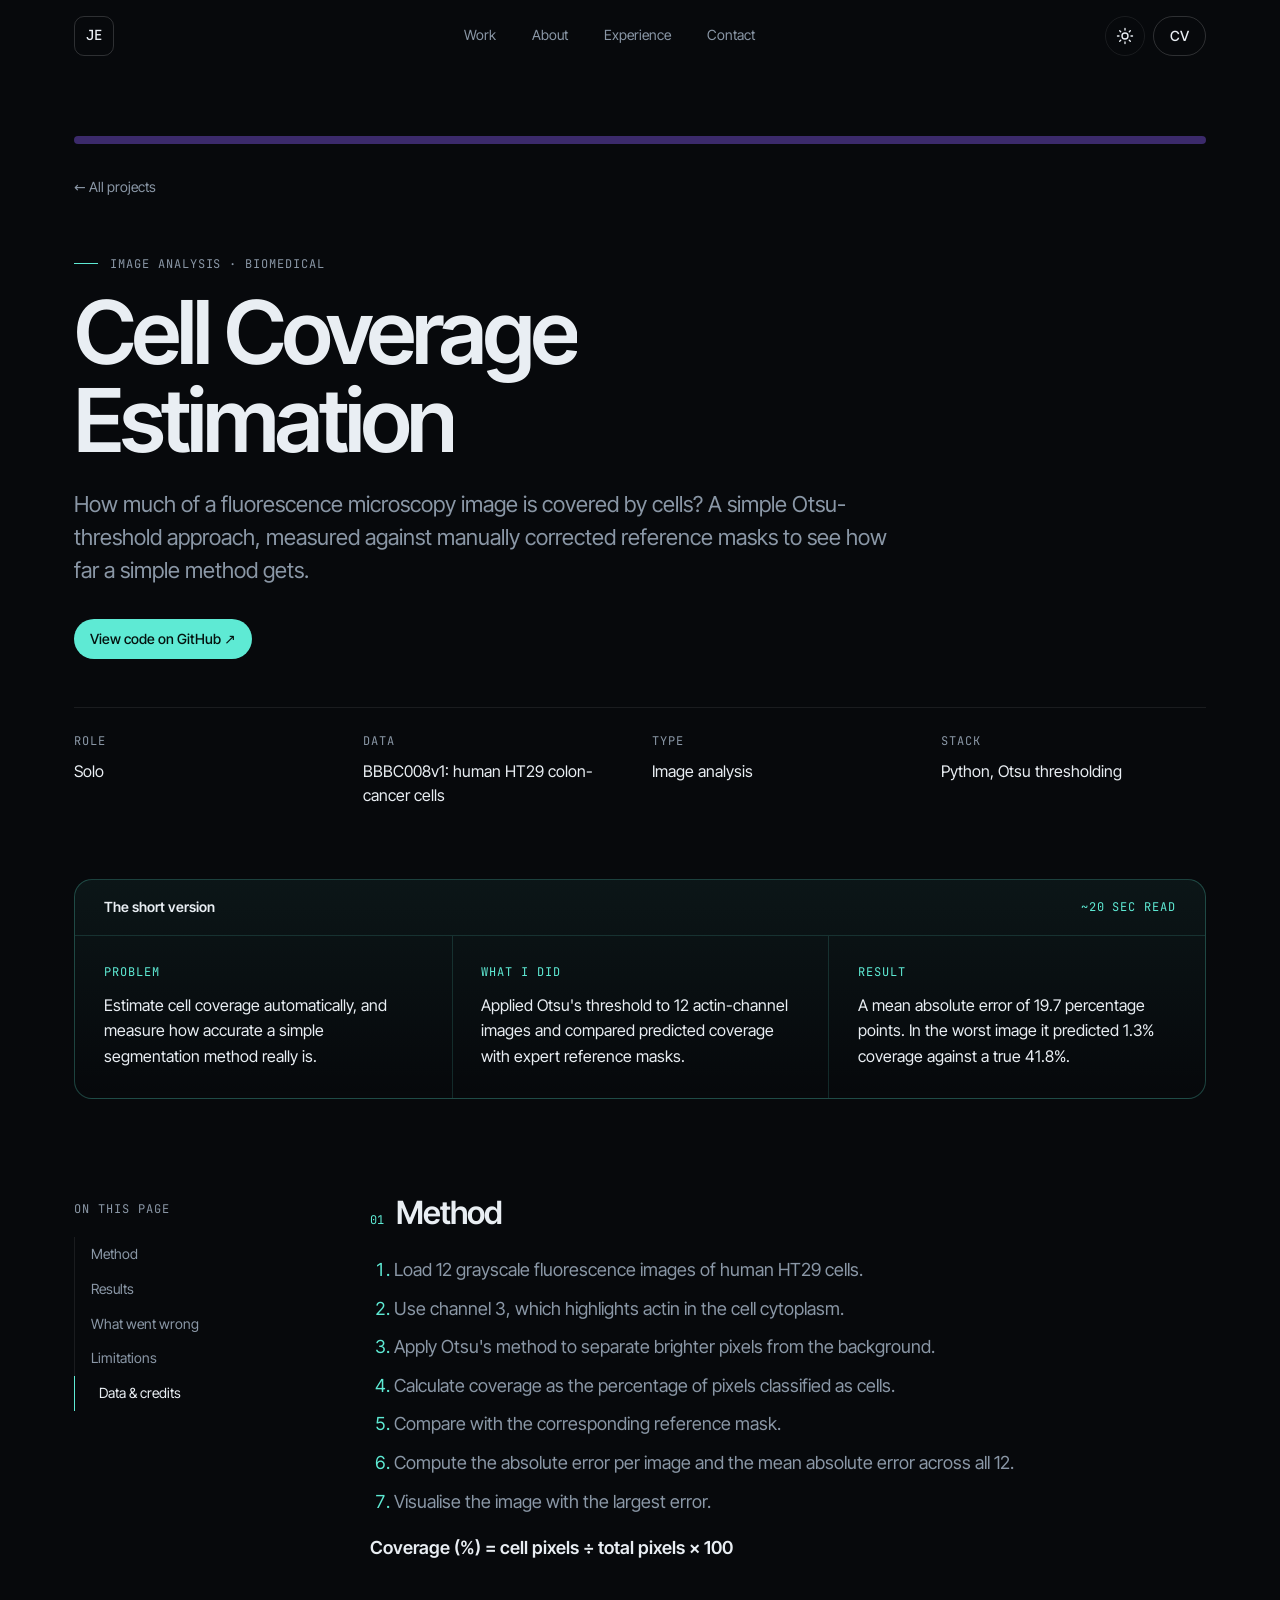
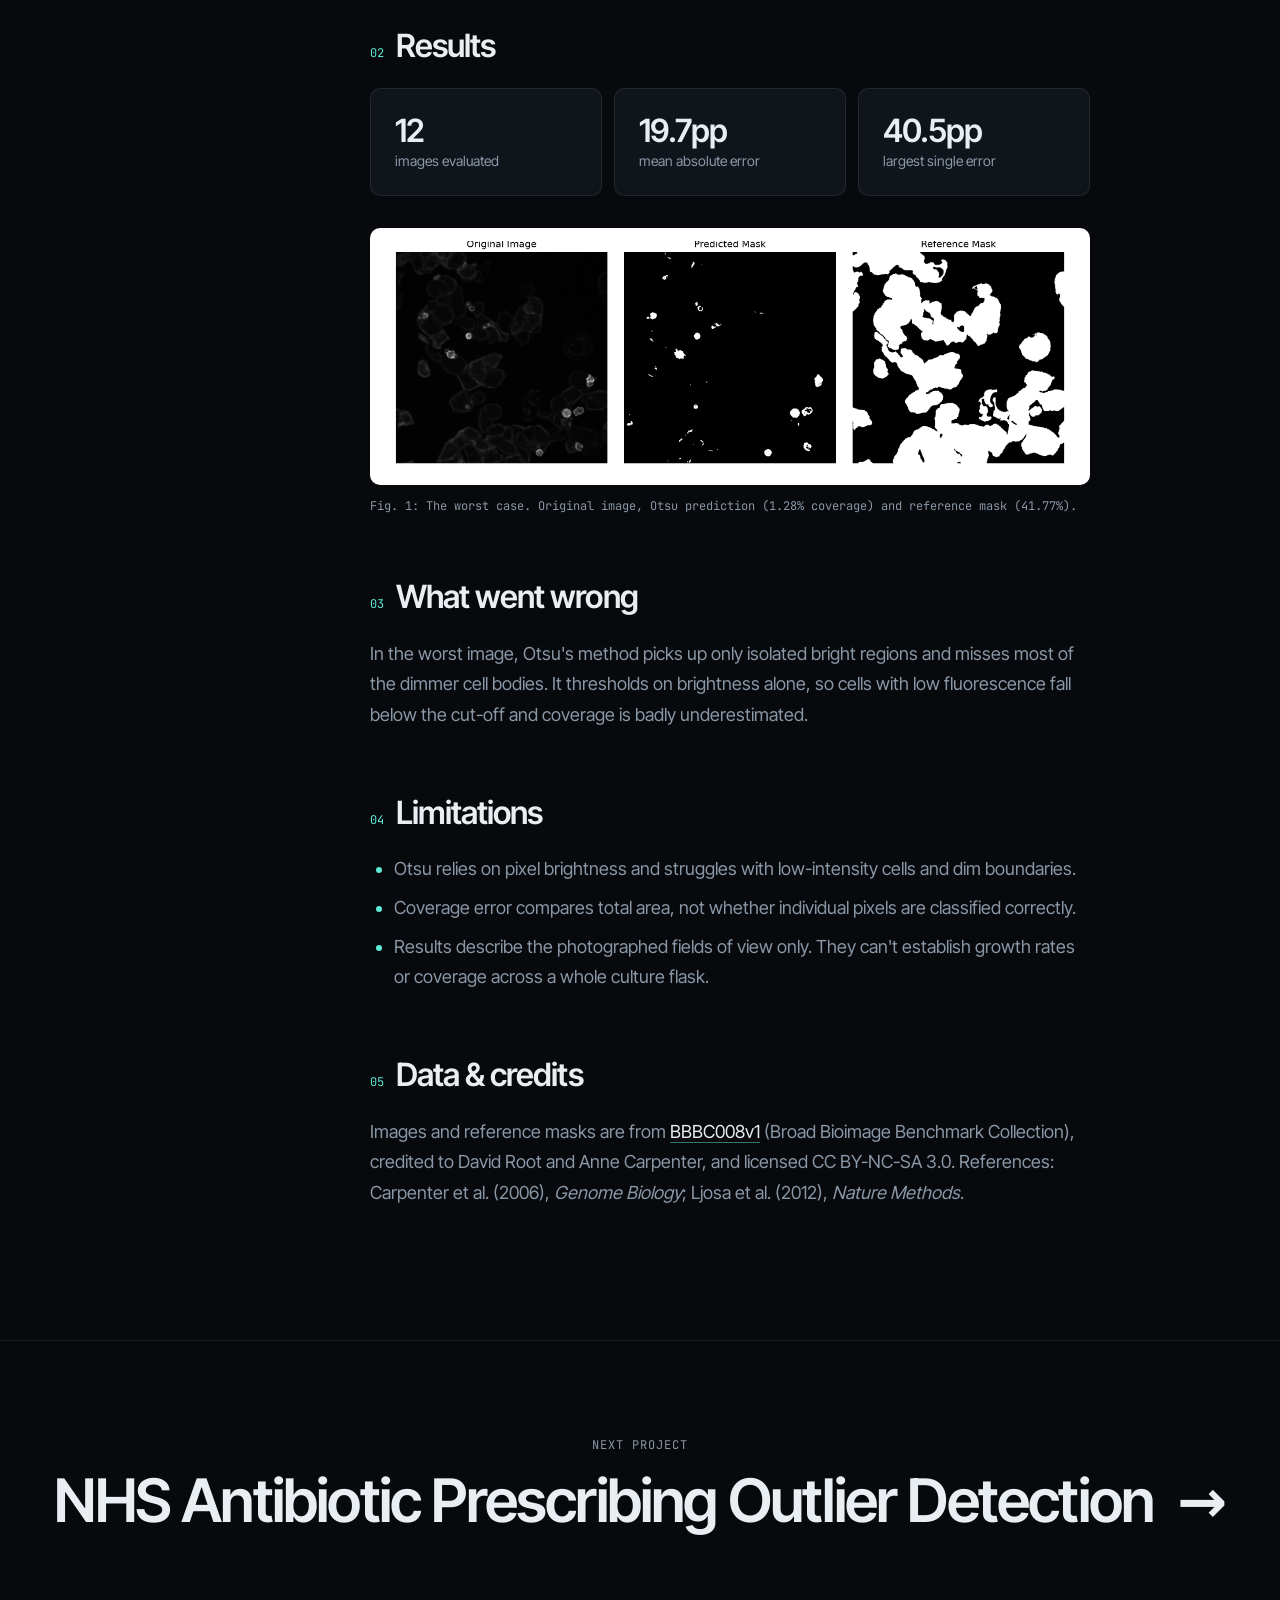
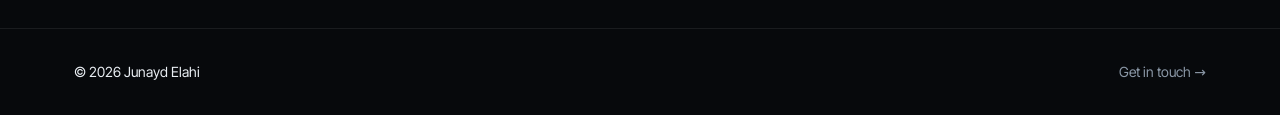
<file: projects/cell-coverage.html>
<!doctype html>
<html lang="en" data-theme="dark">
<head>
  <meta charset="utf-8" />
  <meta name="viewport" content="width=device-width, initial-scale=1" />
  <title>Cell Coverage Estimation | Junayd Elahi</title>
  <meta name="description" content="Estimating cell coverage in fluorescence microscopy images with Otsu thresholding, evaluated against expert reference masks." />
  <meta property="og:title" content="Cell Coverage Estimation | Junayd Elahi" />
  <meta property="og:description" content="Estimating cell coverage in fluorescence microscopy images with Otsu thresholding, evaluated against expert reference masks." />
  <link rel="canonical" href="https://junaydelahi.dev/projects/cell-coverage.html" />
  <meta name="theme-color" content="#07090c" />
  <meta property="og:url" content="https://junaydelahi.dev/projects/cell-coverage.html" />
  <meta property="og:site_name" content="Junayd Elahi" />
  <meta property="og:type" content="article" />
  <meta property="og:image" content="https://junaydelahi.dev/assets/og/og-cell.png" />
  <meta property="og:image:width" content="1200" />
  <meta property="og:image:height" content="630" />
  <meta property="og:image:alt" content="Cell Coverage Estimation | Junayd Elahi" />
  <meta name="twitter:card" content="summary_large_image" />
  <link rel="icon" href="data:image/svg+xml,<svg xmlns='http://www.w3.org/2000/svg' viewBox='0 0 32 32'><rect width='32' height='32' rx='8' fill='%2307090c'/><path d='M4 17h6l2-5 3 11 3-15 2 9h8' fill='none' stroke='%235eead4' stroke-width='2.4' stroke-linecap='round' stroke-linejoin='round'/></svg>" />
  <link rel="preload" href="../fonts/inter-tight-latin.woff2" as="font" type="font/woff2" crossorigin />
  <link rel="stylesheet" href="../css/style.css" />
  <script>document.documentElement.classList.add('js');try{var t=localStorage.getItem('theme');if(t)document.documentElement.dataset.theme=t;}catch(e){}</script>
  <script type="speculationrules">{"prerender":[{"where":{"href_matches":"/projects/*"},"eagerness":"moderate"}]}</script>
</head>
<body>
  <a class="skip-link" href="#main">Skip to content</a>
  <div class="reading-progress" aria-hidden="true"></div>
  <div class="cursor-glow" aria-hidden="true"></div>

  <header class="nav">
    <a href="../index.html" class="nav__logo" aria-label="JE: Junayd Elahi, home"><span class="nav__mark">JE</span></a>
    <nav class="nav__links" id="navLinks">
      <a href="../index.html#work">Work</a>
      <a href="../index.html#about">About</a>
      <a href="../index.html#experience">Experience</a>
      <a href="../index.html#contact">Contact</a>
    </nav>
    <div class="nav__actions">
      <button class="icon-btn" id="themeToggle" aria-label="Toggle light and dark theme">
        <svg class="i-sun" viewBox="0 0 24 24"><circle cx="12" cy="12" r="4"/><path d="M12 2v2M12 20v2M4.9 4.9l1.4 1.4M17.7 17.7l1.4 1.4M2 12h2M20 12h2M4.9 19.1l1.4-1.4M17.7 6.3l1.4-1.4"/></svg>
        <svg class="i-moon" viewBox="0 0 24 24"><path d="M21 12.8A9 9 0 1 1 11.2 3a7 7 0 0 0 9.8 9.8z"/></svg>
      </button>
      <a class="btn btn--small btn--ghost hide-sm" href="../assets/cv.pdf" target="_blank" rel="noopener">CV</a>
      <button class="icon-btn menu-btn" id="menuBtn" aria-label="Open menu" aria-expanded="false"><span></span><span></span></button>
    </div>
  </header>

  <main id="main">
    <section class="p-hero">
      <div class="container">
        <div class="p-band" style="--c:#3B2A6B" aria-hidden="true"></div>
        <a href="../index.html#work" class="back-link">&larr; All projects</a>
        <p class="eyebrow" data-reveal>Image analysis · Biomedical</p>
        <h1 class="p-hero__title" data-split>Cell Coverage Estimation</h1>
        <p class="p-hero__lede" data-reveal style="--d:.3s">How much of a fluorescence microscopy image is covered by cells? A simple Otsu-threshold approach, measured against manually corrected reference masks to see how far a simple method gets.</p>
        <div class="p-actions" data-reveal style="--d:.38s">
          <a class="btn btn--primary btn--small magnetic" href="https://github.com/junayd-elahi/Cell-Coverage" target="_blank" rel="noopener">View code on GitHub &nearr;</a>
        </div>
        <dl class="p-meta" data-reveal style="--d:.45s">
          <div><dt>Role</dt><dd>Solo</dd></div>
          <div><dt>Data</dt><dd>BBBC008v1: human HT29 colon-cancer cells</dd></div>
          <div><dt>Type</dt><dd>Image analysis</dd></div>
          <div><dt>Stack</dt><dd>Python, Otsu thresholding</dd></div>
        </dl>
      </div>
    </section>

    <div class="container">
      <div class="tldr" data-reveal>
        <div class="tldr__head"><strong>The short version</strong><span class="label" style="margin:0">~20 sec read</span></div>
        <div><span class="label">Problem</span><p>Estimate cell coverage automatically, and measure how accurate a simple segmentation method really is.</p></div>
        <div><span class="label">What I did</span><p>Applied Otsu's threshold to 12 actin-channel images and compared predicted coverage with expert reference masks.</p></div>
        <div><span class="label">Result</span><p>A mean absolute error of 19.7 percentage points. In the worst image it predicted 1.3% coverage against a true 41.8%.</p></div>
      </div>

      <div class="p-layout">
        <aside class="toc">
          <span class="label">On this page</span>
          <ol></ol>
        </aside>

        <article class="article">
          <section id="method" data-reveal>
            <h2><span class="num">01</span>Method</h2>
            <ol>
              <li>Load 12 grayscale fluorescence images of human HT29 cells.</li>
              <li>Use channel 3, which highlights actin in the cell cytoplasm.</li>
              <li>Apply Otsu's method to separate brighter pixels from the background.</li>
              <li>Calculate coverage as the percentage of pixels classified as cells.</li>
              <li>Compare with the corresponding reference mask.</li>
              <li>Compute the absolute error per image and the mean absolute error across all 12.</li>
              <li>Visualise the image with the largest error.</li>
            </ol>
            <p><strong>Coverage (%) = cell pixels &divide; total pixels &times; 100</strong></p>
          </section>
          <section id="results" data-reveal>
            <h2><span class="num">02</span>Results</h2>
            <div class="stats">
              <div class="stat"><strong>12</strong><span>images evaluated</span></div>
              <div class="stat"><strong>19.7pp</strong><span>mean absolute error</span></div>
              <div class="stat"><strong>40.5pp</strong><span>largest single error</span></div>
            </div>
            <figure class="figure figure--pad">
              <img src="../assets/cell-worst-prediction.png" alt="Three panels: the original microscopy image, the Otsu predicted mask showing only a few bright spots, and the reference mask showing much larger cell regions." loading="lazy" />
              <figcaption>Fig. 1: The worst case. Original image, Otsu prediction (1.28% coverage) and reference mask (41.77%).</figcaption>
            </figure>
          </section>
          <section id="why" data-reveal>
            <h2><span class="num">03</span>What went wrong</h2>
            <p>In the worst image, Otsu's method picks up only isolated bright regions and misses most of the dimmer cell bodies. It thresholds on brightness alone, so cells with low fluorescence fall below the cut-off and coverage is badly underestimated.</p>
          </section>
          <section id="limitations" data-reveal>
            <h2><span class="num">04</span>Limitations</h2>
            <ul>
              <li>Otsu relies on pixel brightness and struggles with low-intensity cells and dim boundaries.</li>
              <li>Coverage error compares total area, not whether individual pixels are classified correctly.</li>
              <li>Results describe the photographed fields of view only. They can't establish growth rates or coverage across a whole culture flask.</li>
            </ul>
          </section>
          <section id="credits" data-reveal>
            <h2><span class="num">05</span>Data &amp; credits</h2>
            <p>Images and reference masks are from <a class="inline-link" href="https://bbbc.broadinstitute.org/BBBC008" target="_blank" rel="noopener">BBBC008v1</a> (Broad Bioimage Benchmark Collection), credited to David Root and Anne Carpenter, and licensed CC BY-NC-SA 3.0. References: Carpenter et al. (2006), <em>Genome Biology</em>; Ljosa et al. (2012), <em>Nature Methods</em>.</p>
          </section>

        </article>
      </div>
    </div>

    <a href="nhs-antibiotic-prescribing.html" class="next-project">
      <span class="label">Next project</span>
      <strong>NHS Antibiotic Prescribing Outlier Detection <span aria-hidden="true">&rarr;</span></strong>
    </a>
  </main>

  <footer class="footer">
    <div class="container footer__inner">
      <span>&copy; <span id="year"></span> Junayd Elahi</span>
      <a href="../index.html#contact" class="muted">Get in touch &rarr;</a>
    </div>
  </footer>

  <script src="../js/main.js" defer></script>
  <!-- Cloudflare Web Analytics --><script type='module' src='https://static.cloudflareinsights.com/beacon.min.js' data-cf-beacon='{"token": "f90a17543a4844ba99978f94f0e0077e"}'></script><!-- End Cloudflare Web Analytics -->
</body>
</html>
</file>
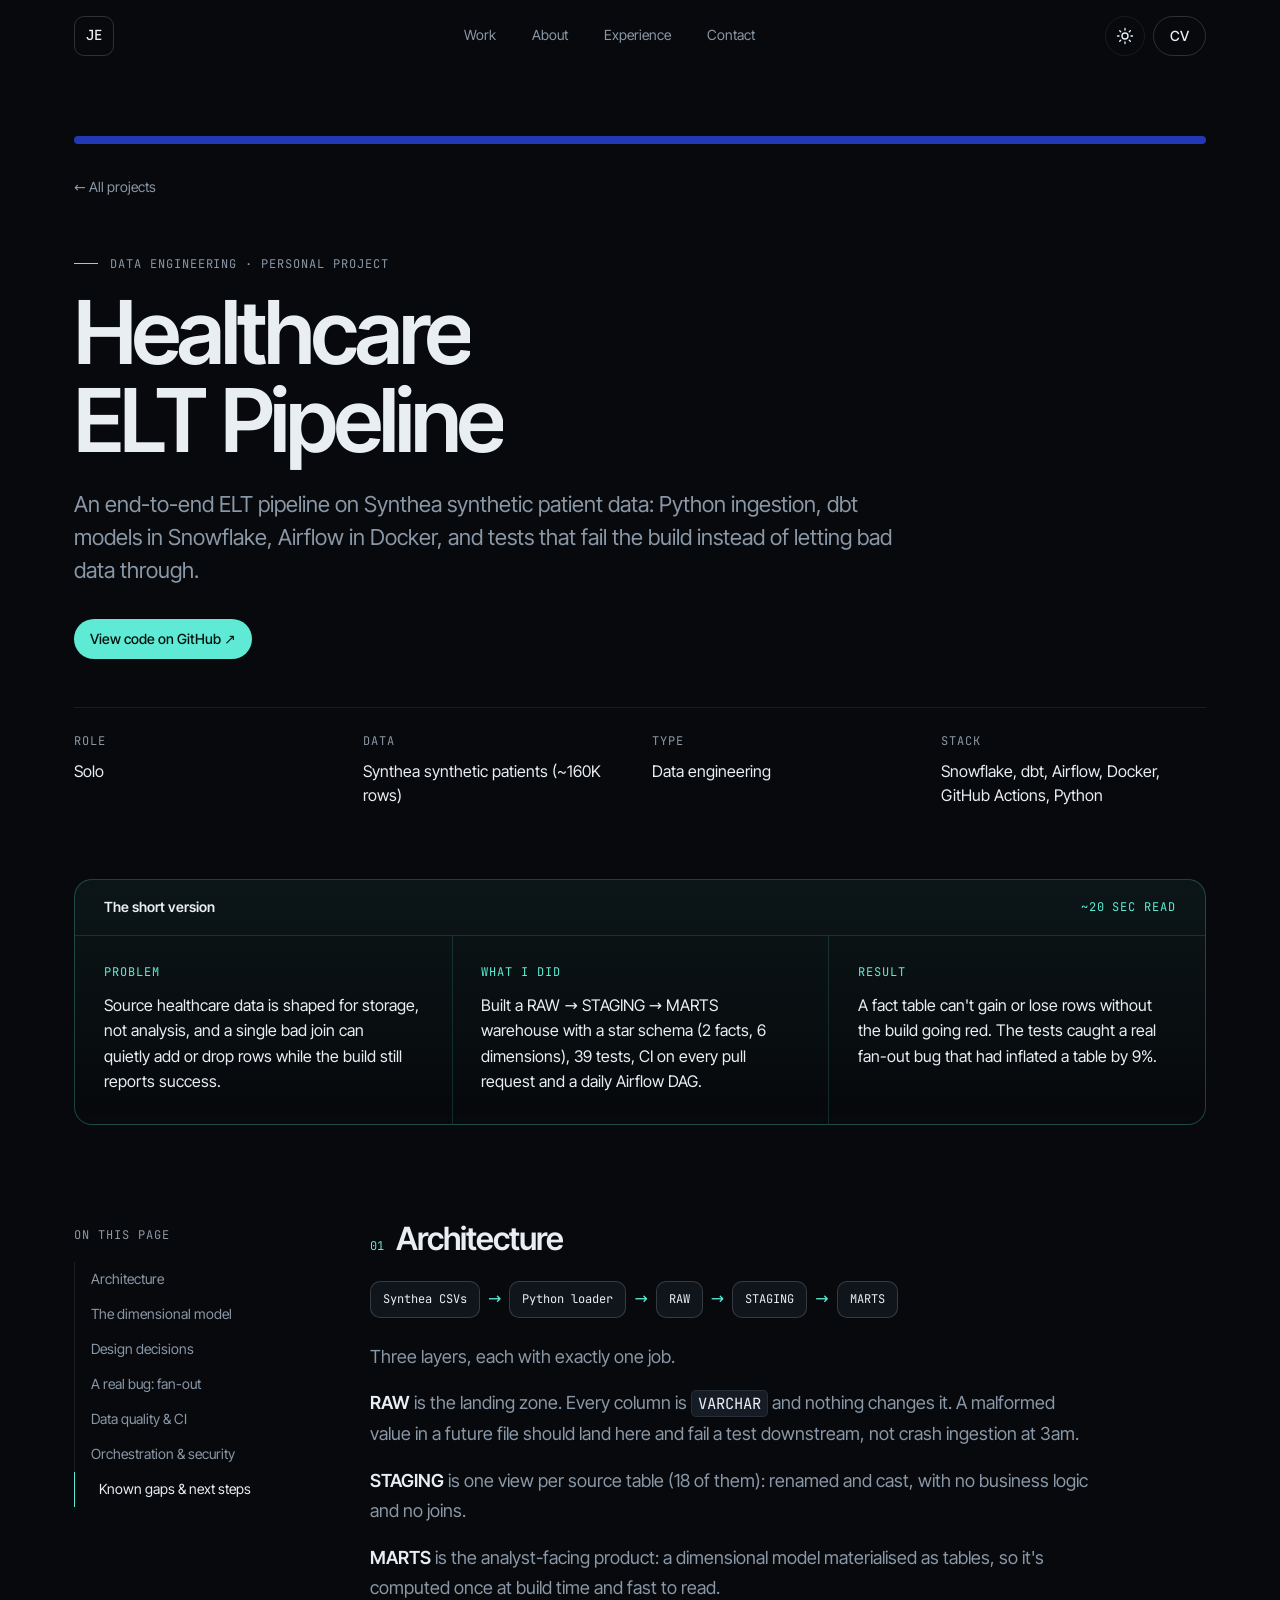
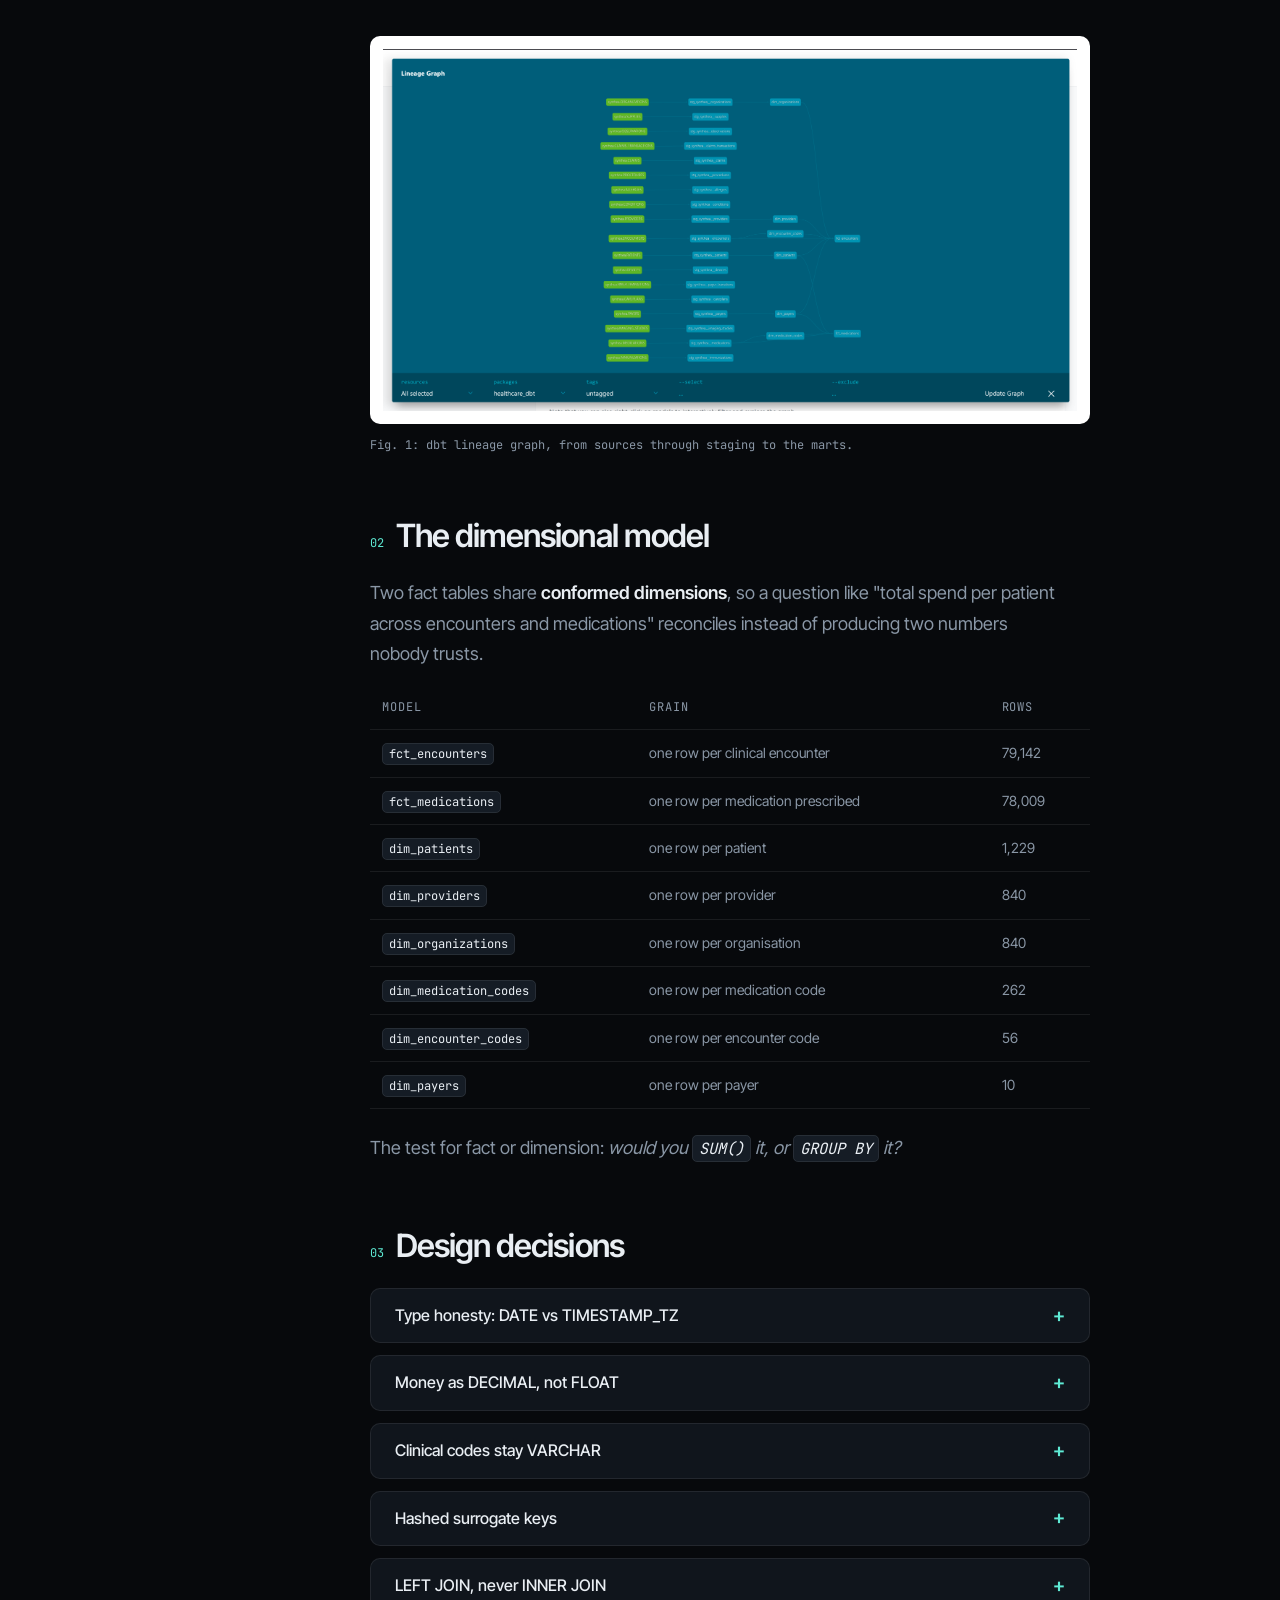
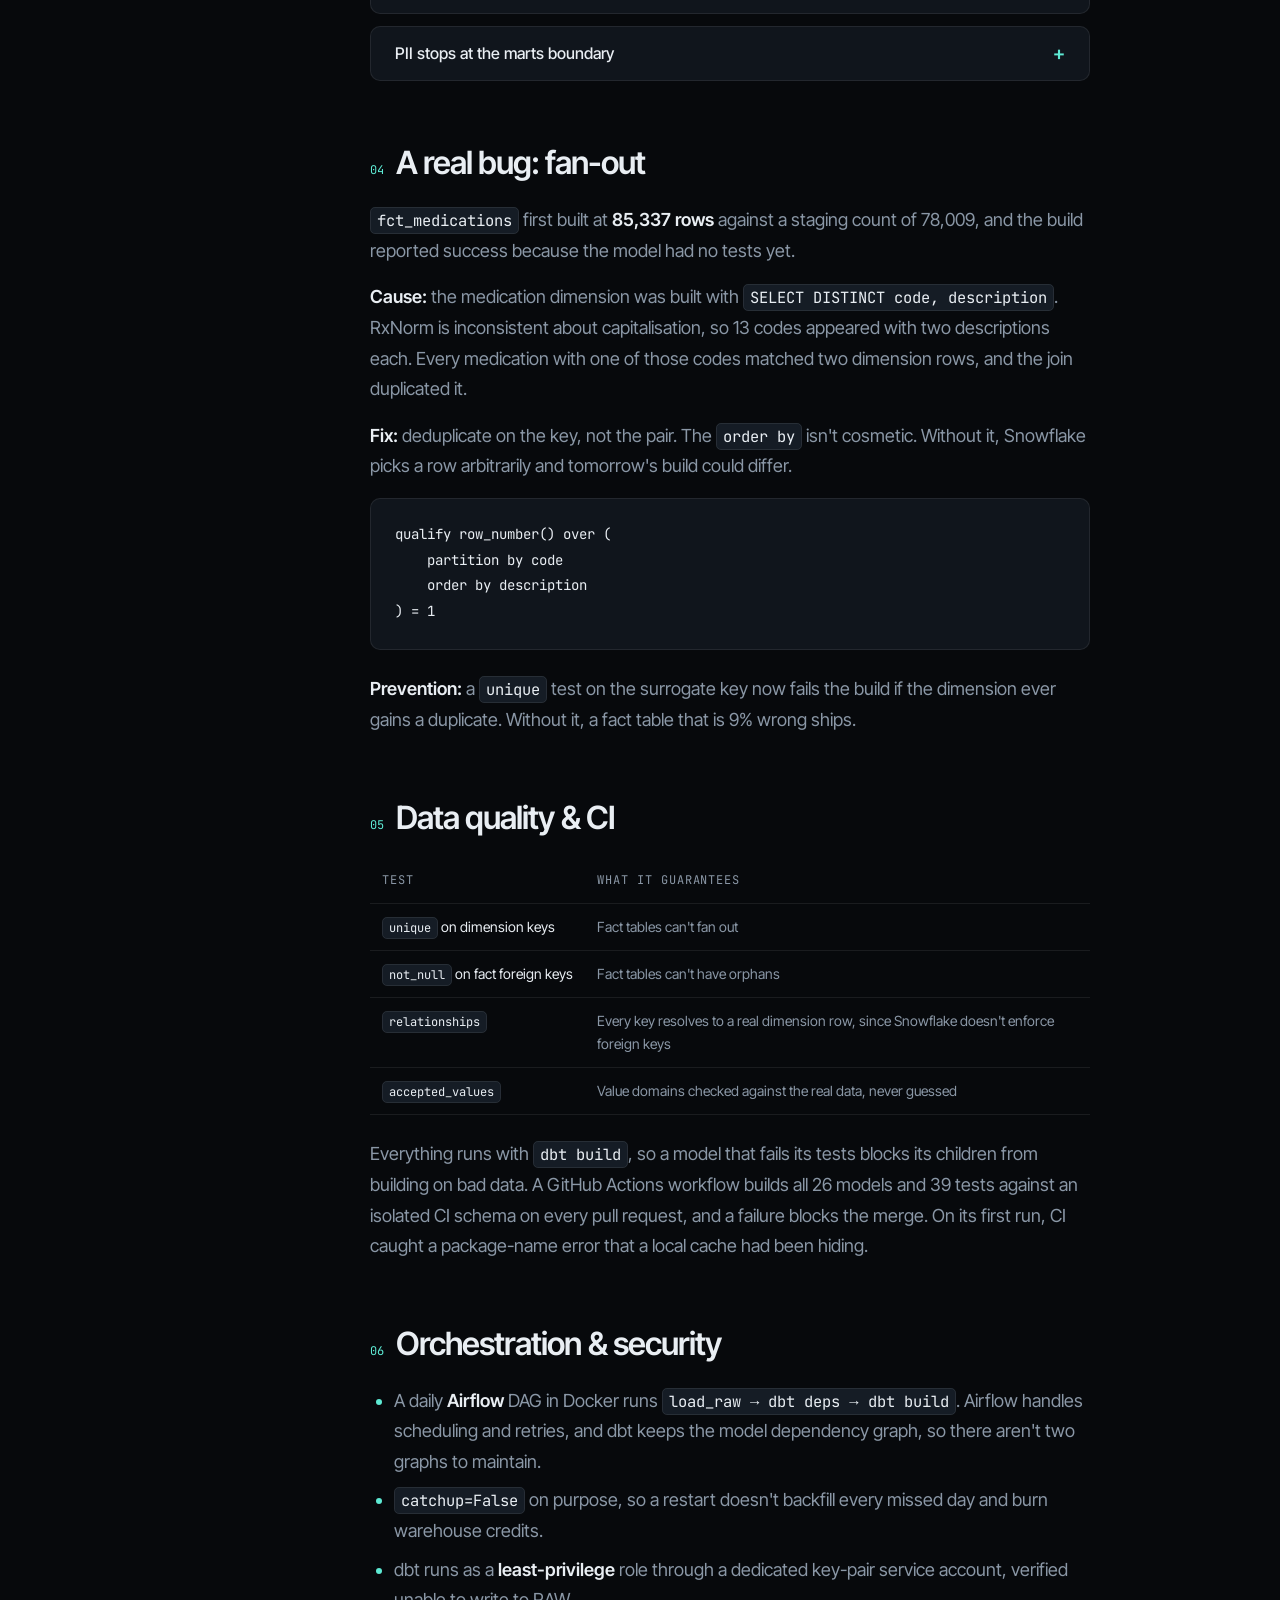
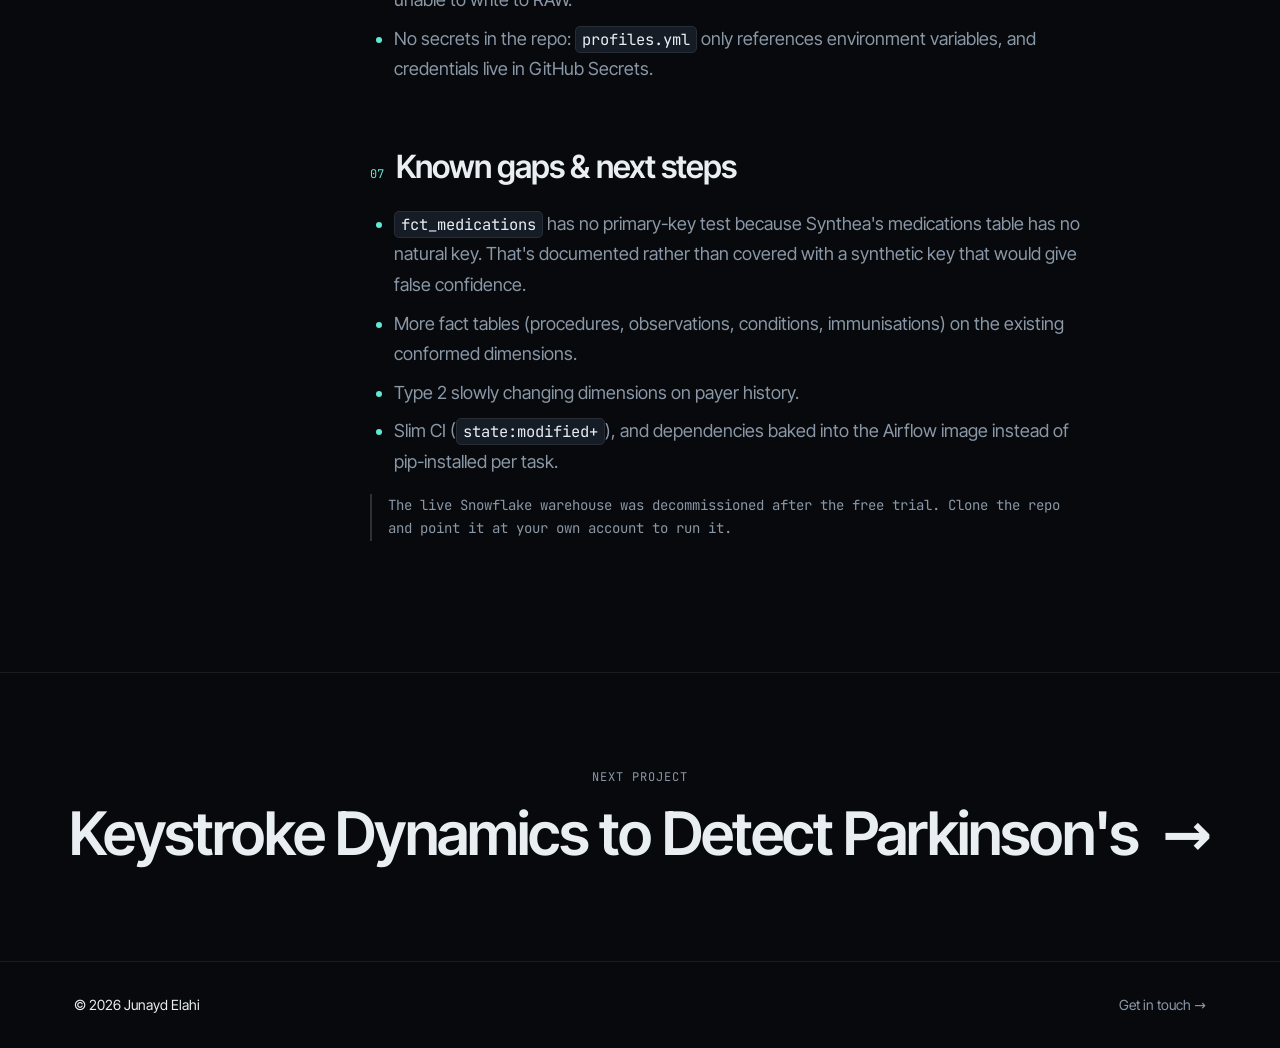
<file: projects/healthcare-elt.html>
<!doctype html>
<html lang="en" data-theme="dark">
<head>
  <meta charset="utf-8" />
  <meta name="viewport" content="width=device-width, initial-scale=1" />
  <title>Healthcare ELT Pipeline | Junayd Elahi</title>
  <meta name="description" content="An end-to-end ELT pipeline on synthetic patient data: Snowflake, dbt, Airflow, Docker and CI, with 39 data-quality tests." />
  <meta property="og:title" content="Healthcare ELT Pipeline | Junayd Elahi" />
  <meta property="og:description" content="An end-to-end ELT pipeline on synthetic patient data: Snowflake, dbt, Airflow, Docker and CI, with 39 data-quality tests." />
  <link rel="canonical" href="https://junaydelahi.dev/projects/healthcare-elt.html" />
  <meta name="theme-color" content="#07090c" />
  <meta property="og:url" content="https://junaydelahi.dev/projects/healthcare-elt.html" />
  <meta property="og:site_name" content="Junayd Elahi" />
  <meta property="og:type" content="article" />
  <meta property="og:image" content="https://junaydelahi.dev/assets/og/og-elt.png" />
  <meta property="og:image:width" content="1200" />
  <meta property="og:image:height" content="630" />
  <meta property="og:image:alt" content="Healthcare ELT Pipeline | Junayd Elahi" />
  <meta name="twitter:card" content="summary_large_image" />
  <link rel="icon" href="data:image/svg+xml,<svg xmlns='http://www.w3.org/2000/svg' viewBox='0 0 32 32'><rect width='32' height='32' rx='8' fill='%2307090c'/><path d='M4 17h6l2-5 3 11 3-15 2 9h8' fill='none' stroke='%235eead4' stroke-width='2.4' stroke-linecap='round' stroke-linejoin='round'/></svg>" />
  <link rel="preload" href="../fonts/inter-tight-latin.woff2" as="font" type="font/woff2" crossorigin />
  <link rel="stylesheet" href="../css/style.css" />
  <script>document.documentElement.classList.add('js');try{var t=localStorage.getItem('theme');if(t)document.documentElement.dataset.theme=t;}catch(e){}</script>
  <script type="speculationrules">{"prerender":[{"where":{"href_matches":"/projects/*"},"eagerness":"moderate"}]}</script>
</head>
<body>
  <a class="skip-link" href="#main">Skip to content</a>
  <div class="reading-progress" aria-hidden="true"></div>
  <div class="cursor-glow" aria-hidden="true"></div>

  <header class="nav">
    <a href="../index.html" class="nav__logo" aria-label="JE: Junayd Elahi, home"><span class="nav__mark">JE</span></a>
    <nav class="nav__links" id="navLinks">
      <a href="../index.html#work">Work</a>
      <a href="../index.html#about">About</a>
      <a href="../index.html#experience">Experience</a>
      <a href="../index.html#contact">Contact</a>
    </nav>
    <div class="nav__actions">
      <button class="icon-btn" id="themeToggle" aria-label="Toggle light and dark theme">
        <svg class="i-sun" viewBox="0 0 24 24"><circle cx="12" cy="12" r="4"/><path d="M12 2v2M12 20v2M4.9 4.9l1.4 1.4M17.7 17.7l1.4 1.4M2 12h2M20 12h2M4.9 19.1l1.4-1.4M17.7 6.3l1.4-1.4"/></svg>
        <svg class="i-moon" viewBox="0 0 24 24"><path d="M21 12.8A9 9 0 1 1 11.2 3a7 7 0 0 0 9.8 9.8z"/></svg>
      </button>
      <a class="btn btn--small btn--ghost hide-sm" href="../assets/cv.pdf" target="_blank" rel="noopener">CV</a>
      <button class="icon-btn menu-btn" id="menuBtn" aria-label="Open menu" aria-expanded="false"><span></span><span></span></button>
    </div>
  </header>

  <main id="main">
    <section class="p-hero">
      <div class="container">
        <div class="p-band" style="--c:#2338B5" aria-hidden="true"></div>
        <a href="../index.html#work" class="back-link">&larr; All projects</a>
        <p class="eyebrow" data-reveal>Data engineering · Personal project</p>
        <h1 class="p-hero__title" data-split>Healthcare ELT Pipeline</h1>
        <p class="p-hero__lede" data-reveal style="--d:.3s">An end-to-end ELT pipeline on Synthea synthetic patient data: Python ingestion, dbt models in Snowflake, Airflow in Docker, and tests that fail the build instead of letting bad data through.</p>
        <div class="p-actions" data-reveal style="--d:.38s">
          <a class="btn btn--primary btn--small magnetic" href="https://github.com/junayd-elahi/Healthcare-ELT" target="_blank" rel="noopener">View code on GitHub &nearr;</a>
        </div>
        <dl class="p-meta" data-reveal style="--d:.45s">
          <div><dt>Role</dt><dd>Solo</dd></div>
          <div><dt>Data</dt><dd>Synthea synthetic patients (~160K rows)</dd></div>
          <div><dt>Type</dt><dd>Data engineering</dd></div>
          <div><dt>Stack</dt><dd>Snowflake, dbt, Airflow, Docker, GitHub Actions, Python</dd></div>
        </dl>
      </div>
    </section>

    <div class="container">
      <div class="tldr" data-reveal>
        <div class="tldr__head"><strong>The short version</strong><span class="label" style="margin:0">~20 sec read</span></div>
        <div><span class="label">Problem</span><p>Source healthcare data is shaped for storage, not analysis, and a single bad join can quietly add or drop rows while the build still reports success.</p></div>
        <div><span class="label">What I did</span><p>Built a RAW &rarr; STAGING &rarr; MARTS warehouse with a star schema (2 facts, 6 dimensions), 39 tests, CI on every pull request and a daily Airflow DAG.</p></div>
        <div><span class="label">Result</span><p>A fact table can't gain or lose rows without the build going red. The tests caught a real fan-out bug that had inflated a table by 9%.</p></div>
      </div>

      <div class="p-layout">
        <aside class="toc">
          <span class="label">On this page</span>
          <ol></ol>
        </aside>

        <article class="article">
          <section id="architecture" data-reveal>
            <h2><span class="num">01</span>Architecture</h2>
            <div class="pipeline"><span>Synthea CSVs</span> <i>&rarr;</i> <span>Python loader</span> <i>&rarr;</i> <span>RAW</span> <i>&rarr;</i> <span>STAGING</span> <i>&rarr;</i> <span>MARTS</span></div>
            <p>Three layers, each with exactly one job.</p>
            <p><strong>RAW</strong> is the landing zone. Every column is <code>VARCHAR</code> and nothing changes it. A malformed value in a future file should land here and fail a test downstream, not crash ingestion at 3am.</p>
            <p><strong>STAGING</strong> is one view per source table (18 of them): renamed and cast, with no business logic and no joins.</p>
            <p><strong>MARTS</strong> is the analyst-facing product: a dimensional model materialised as tables, so it's computed once at build time and fast to read.</p>
            <figure class="figure figure--pad">
              <img src="../assets/elt-lineage.png" alt="dbt lineage graph showing source tables flowing through staging views into fact and dimension tables." loading="lazy" />
              <figcaption>Fig. 1: dbt lineage graph, from sources through staging to the marts.</figcaption>
            </figure>
          </section>
          <section id="model" data-reveal>
            <h2><span class="num">02</span>The dimensional model</h2>
            <p>Two fact tables share <strong>conformed dimensions</strong>, so a question like "total spend per patient across encounters and medications" reconciles instead of producing two numbers nobody trusts.</p>
            <div class="table-wrap"><table>
              <thead><tr><th>Model</th><th>Grain</th><th>Rows</th></tr></thead>
              <tbody>
                <tr><td><code>fct_encounters</code></td><td>one row per clinical encounter</td><td>79,142</td></tr>
                <tr><td><code>fct_medications</code></td><td>one row per medication prescribed</td><td>78,009</td></tr>
                <tr><td><code>dim_patients</code></td><td>one row per patient</td><td>1,229</td></tr>
                <tr><td><code>dim_providers</code></td><td>one row per provider</td><td>840</td></tr>
                <tr><td><code>dim_organizations</code></td><td>one row per organisation</td><td>840</td></tr>
                <tr><td><code>dim_medication_codes</code></td><td>one row per medication code</td><td>262</td></tr>
                <tr><td><code>dim_encounter_codes</code></td><td>one row per encounter code</td><td>56</td></tr>
                <tr><td><code>dim_payers</code></td><td>one row per payer</td><td>10</td></tr>
              </tbody>
            </table></div>
            <p>The test for fact or dimension: <em>would you <code>SUM()</code> it, or <code>GROUP BY</code> it?</em></p>
          </section>
          <section id="decisions" data-reveal>
            <h2><span class="num">03</span>Design decisions</h2>
            <details class="decision">
              <summary>Type honesty: DATE vs TIMESTAMP_TZ</summary>
              <div><p>Synthea mixes date-only and full timestamp columns. Casting a date to a timestamp invents a 00:00:00 that doesn't exist, so every temporal column was checked against the raw data first. Column names follow the type: <code>_date</code> or <code>_timestamp</code>.</p></div>
            </details>
            <details class="decision">
              <summary>Money as DECIMAL, not FLOAT</summary>
              <div><p>Binary floating point can't represent cents exactly, and the error drifts when you aggregate. All cost columns are <code>DECIMAL(12,2)</code>.</p></div>
            </details>
            <details class="decision">
              <summary>Clinical codes stay VARCHAR</summary>
              <div><p>SNOMED and RxNorm codes look numeric, but they're identifiers. Casting to a number risks stripping leading zeros.</p></div>
            </details>
            <details class="decision">
              <summary>Hashed surrogate keys</summary>
              <div><p>Facts join to dimensions on deterministic hashes, ready for slowly changing dimensions. Auto-increment keys would change on every full rebuild.</p></div>
            </details>
            <details class="decision">
              <summary>LEFT JOIN, never INNER JOIN</summary>
              <div><p>An inner join silently drops unmatched facts. A left join keeps them with a NULL key, which a <code>not_null</code> test then turns into a loud failure. A join must never be allowed to quietly delete facts.</p></div>
            </details>
            <details class="decision">
              <summary>PII stops at the marts boundary</summary>
              <div><p>SSN, passport, licence and address-level detail are dropped before the analyst-facing layer. In healthcare that's a compliance question, not a style preference.</p></div>
            </details>
          </section>
          <section id="bug" data-reveal>
            <h2><span class="num">04</span>A real bug: fan-out</h2>
            <p><code>fct_medications</code> first built at <strong>85,337 rows</strong> against a staging count of 78,009, and the build reported success because the model had no tests yet.</p>
            <p><strong>Cause:</strong> the medication dimension was built with <code>SELECT DISTINCT code, description</code>. RxNorm is inconsistent about capitalisation, so 13 codes appeared with two descriptions each. Every medication with one of those codes matched two dimension rows, and the join duplicated it.</p>
            <p><strong>Fix:</strong> deduplicate on the key, not the pair. The <code>order by</code> isn't cosmetic. Without it, Snowflake picks a row arbitrarily and tomorrow's build could differ.</p>
            <pre><code>qualify row_number() over (
    partition by code
    order by description
) = 1</code></pre>
            <p><strong>Prevention:</strong> a <code>unique</code> test on the surrogate key now fails the build if the dimension ever gains a duplicate. Without it, a fact table that is 9% wrong ships.</p>
          </section>
          <section id="quality" data-reveal>
            <h2><span class="num">05</span>Data quality &amp; CI</h2>
            <div class="table-wrap"><table>
              <thead><tr><th>Test</th><th>What it guarantees</th></tr></thead>
              <tbody>
                <tr><td><code>unique</code> on dimension keys</td><td>Fact tables can't fan out</td></tr>
                <tr><td><code>not_null</code> on fact foreign keys</td><td>Fact tables can't have orphans</td></tr>
                <tr><td><code>relationships</code></td><td>Every key resolves to a real dimension row, since Snowflake doesn't enforce foreign keys</td></tr>
                <tr><td><code>accepted_values</code></td><td>Value domains checked against the real data, never guessed</td></tr>
              </tbody>
            </table></div>
            <p>Everything runs with <code>dbt build</code>, so a model that fails its tests blocks its children from building on bad data. A GitHub Actions workflow builds all 26 models and 39 tests against an isolated CI schema on every pull request, and a failure blocks the merge. On its first run, CI caught a package-name error that a local cache had been hiding.</p>
          </section>
          <section id="ops" data-reveal>
            <h2><span class="num">06</span>Orchestration &amp; security</h2>
            <ul>
              <li>A daily <strong>Airflow</strong> DAG in Docker runs <code>load_raw &rarr; dbt deps &rarr; dbt build</code>. Airflow handles scheduling and retries, and dbt keeps the model dependency graph, so there aren't two graphs to maintain.</li>
              <li><code>catchup=False</code> on purpose, so a restart doesn't backfill every missed day and burn warehouse credits.</li>
              <li>dbt runs as a <strong>least-privilege</strong> role through a dedicated key-pair service account, verified unable to write to RAW.</li>
              <li>No secrets in the repo: <code>profiles.yml</code> only references environment variables, and credentials live in GitHub Secrets.</li>
            </ul>
          </section>
          <section id="next" data-reveal>
            <h2><span class="num">07</span>Known gaps &amp; next steps</h2>
            <ul>
              <li><code>fct_medications</code> has no primary-key test because Synthea's medications table has no natural key. That's documented rather than covered with a synthetic key that would give false confidence.</li>
              <li>More fact tables (procedures, observations, conditions, immunisations) on the existing conformed dimensions.</li>
              <li>Type 2 slowly changing dimensions on payer history.</li>
              <li>Slim CI (<code>state:modified+</code>), and dependencies baked into the Airflow image instead of pip-installed per task.</li>
            </ul>
            <p><span class="note">The live Snowflake warehouse was decommissioned after the free trial. Clone the repo and point it at your own account to run it.</span></p>
          </section>

        </article>
      </div>
    </div>

    <a href="parkinsons-keystroke.html" class="next-project">
      <span class="label">Next project</span>
      <strong>Keystroke Dynamics to Detect Parkinson's <span aria-hidden="true">&rarr;</span></strong>
    </a>
  </main>

  <footer class="footer">
    <div class="container footer__inner">
      <span>&copy; <span id="year"></span> Junayd Elahi</span>
      <a href="../index.html#contact" class="muted">Get in touch &rarr;</a>
    </div>
  </footer>

  <script src="../js/main.js" defer></script>
  <!-- Cloudflare Web Analytics --><script type='module' src='https://static.cloudflareinsights.com/beacon.min.js' data-cf-beacon='{"token": "f90a17543a4844ba99978f94f0e0077e"}'></script><!-- End Cloudflare Web Analytics -->
</body>
</html>
</file>
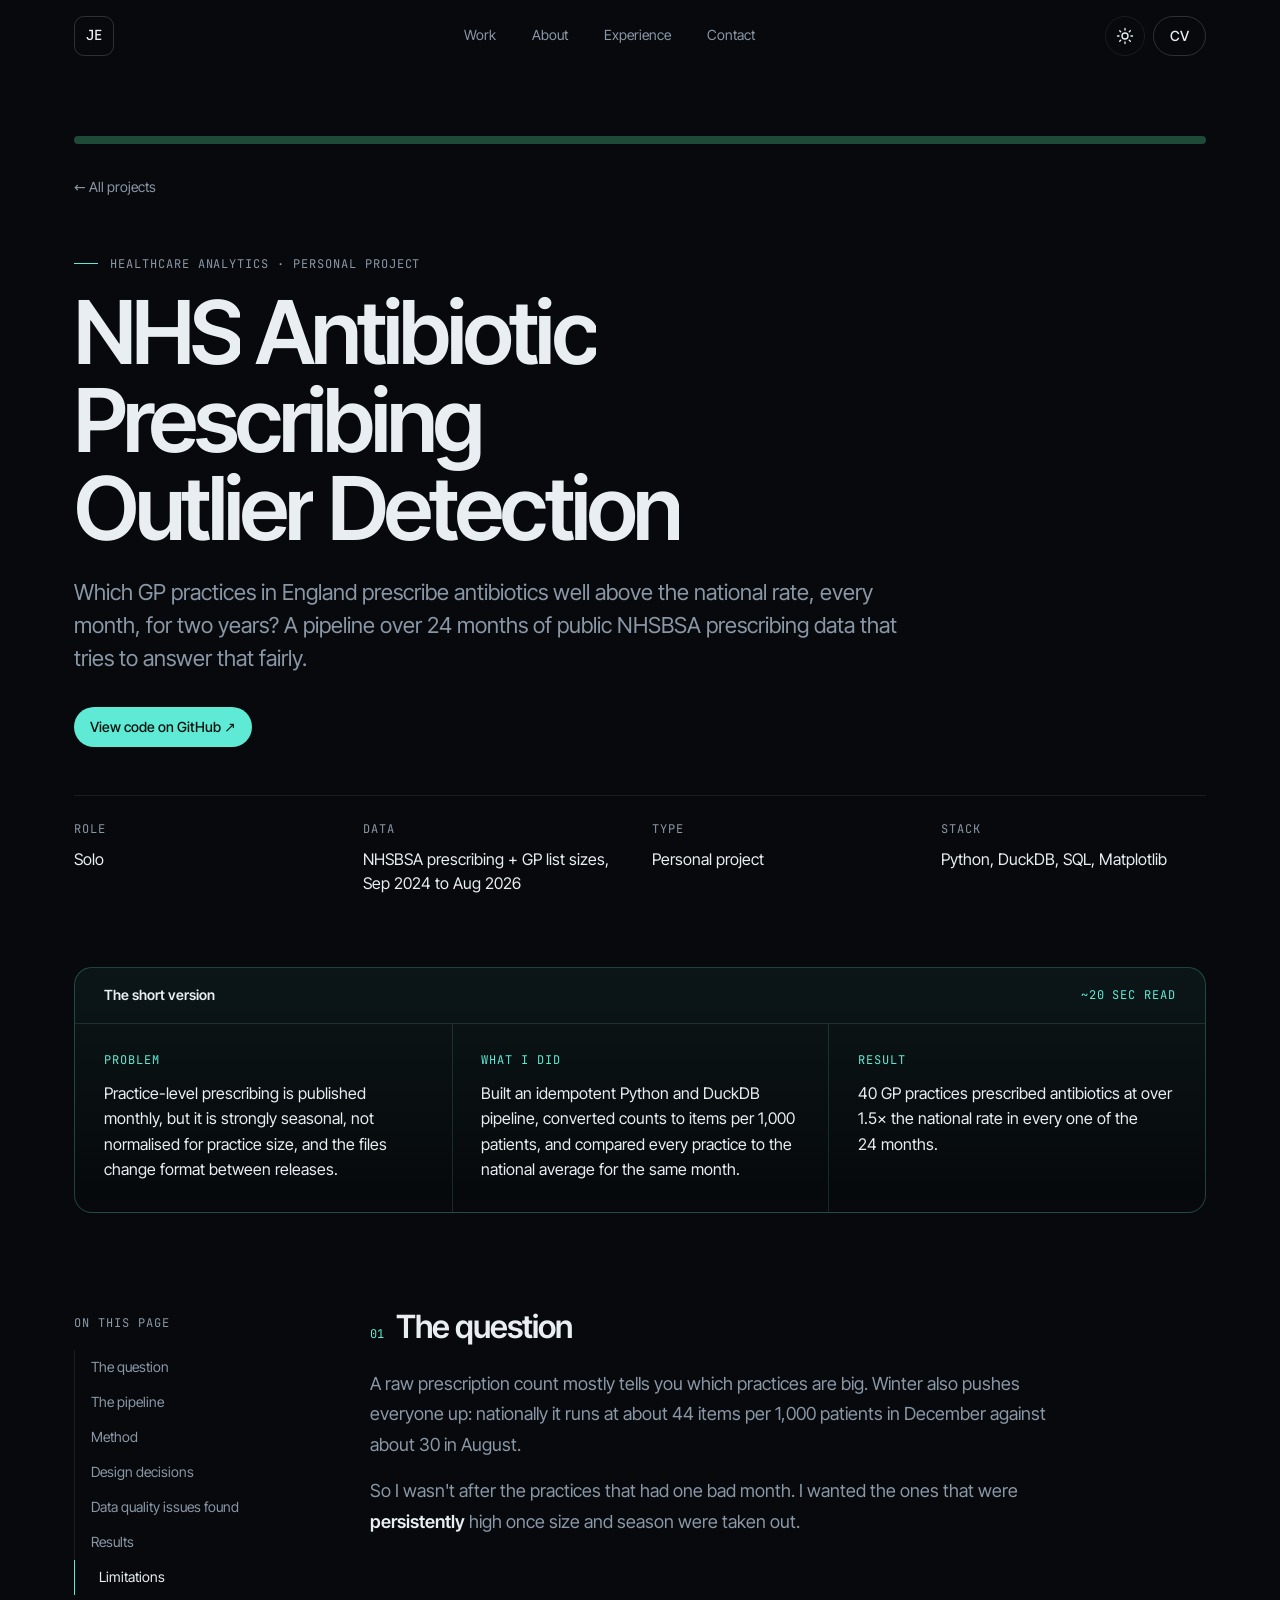
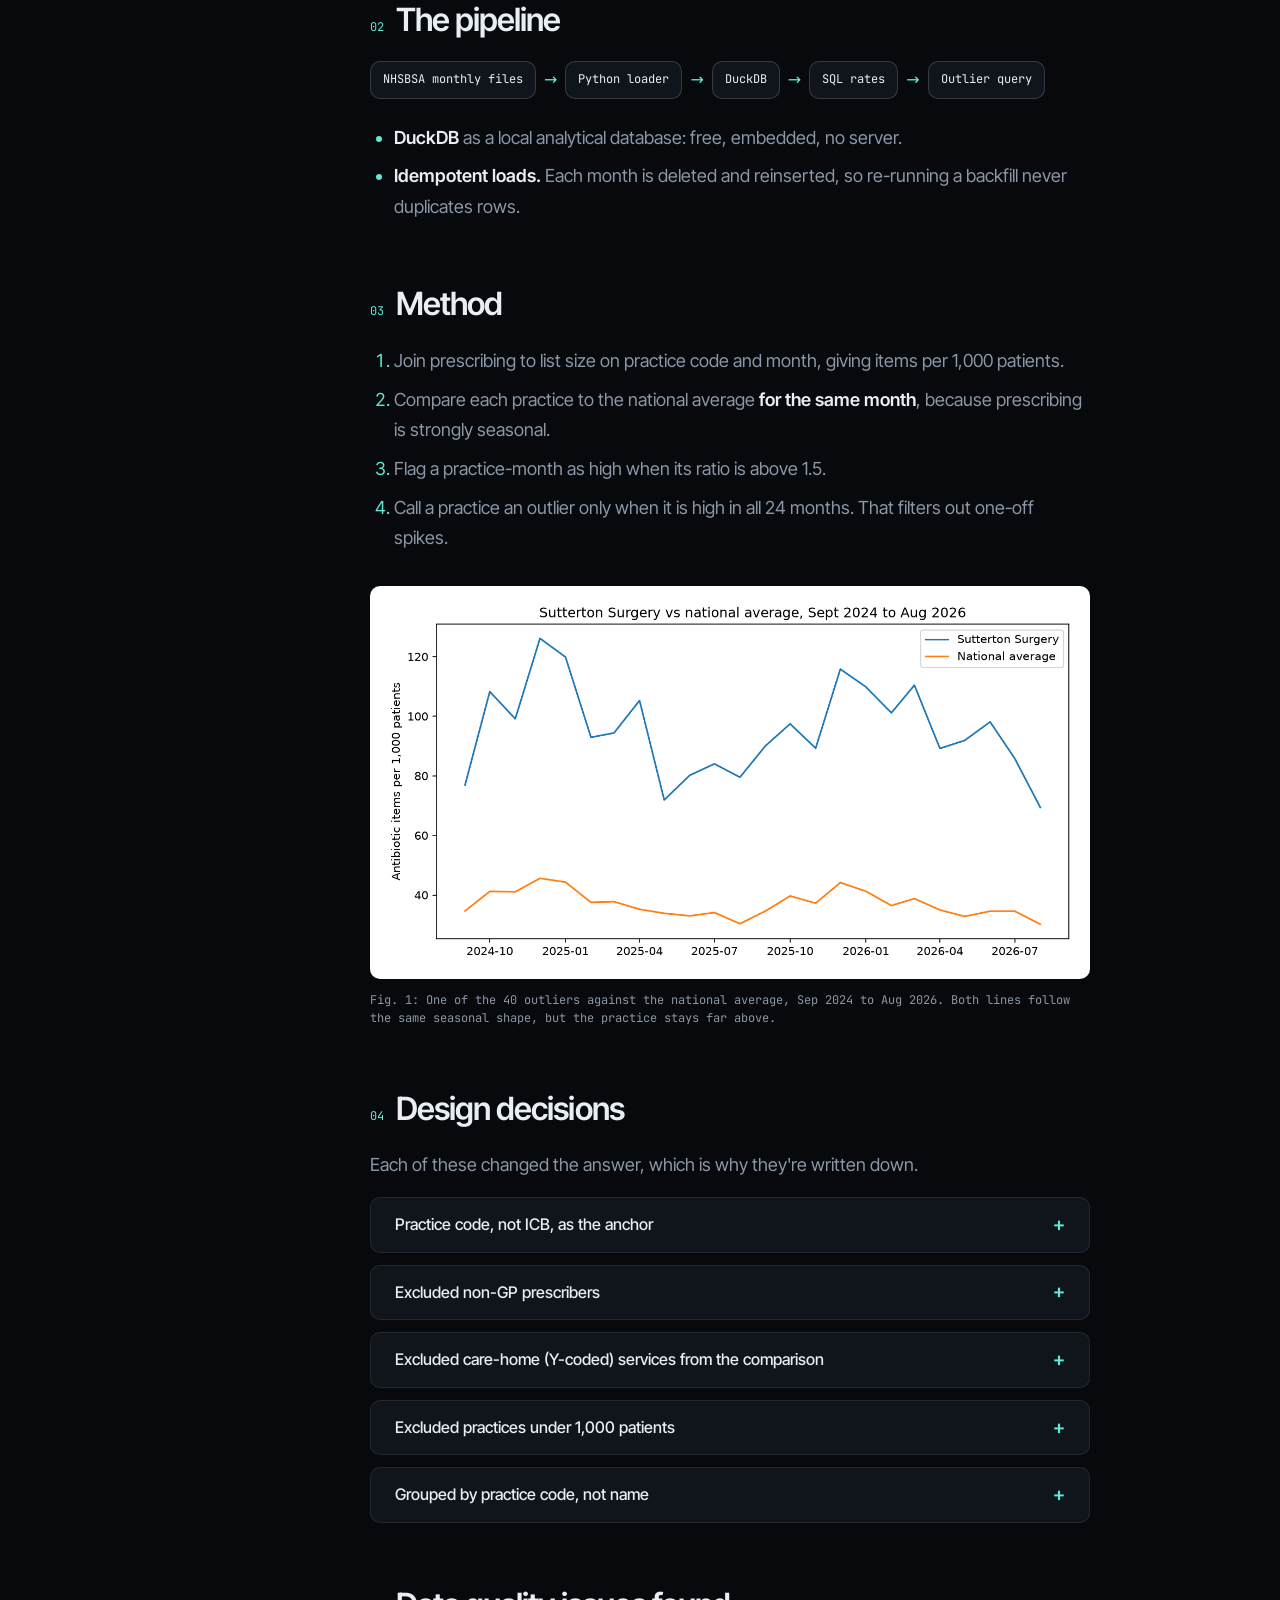
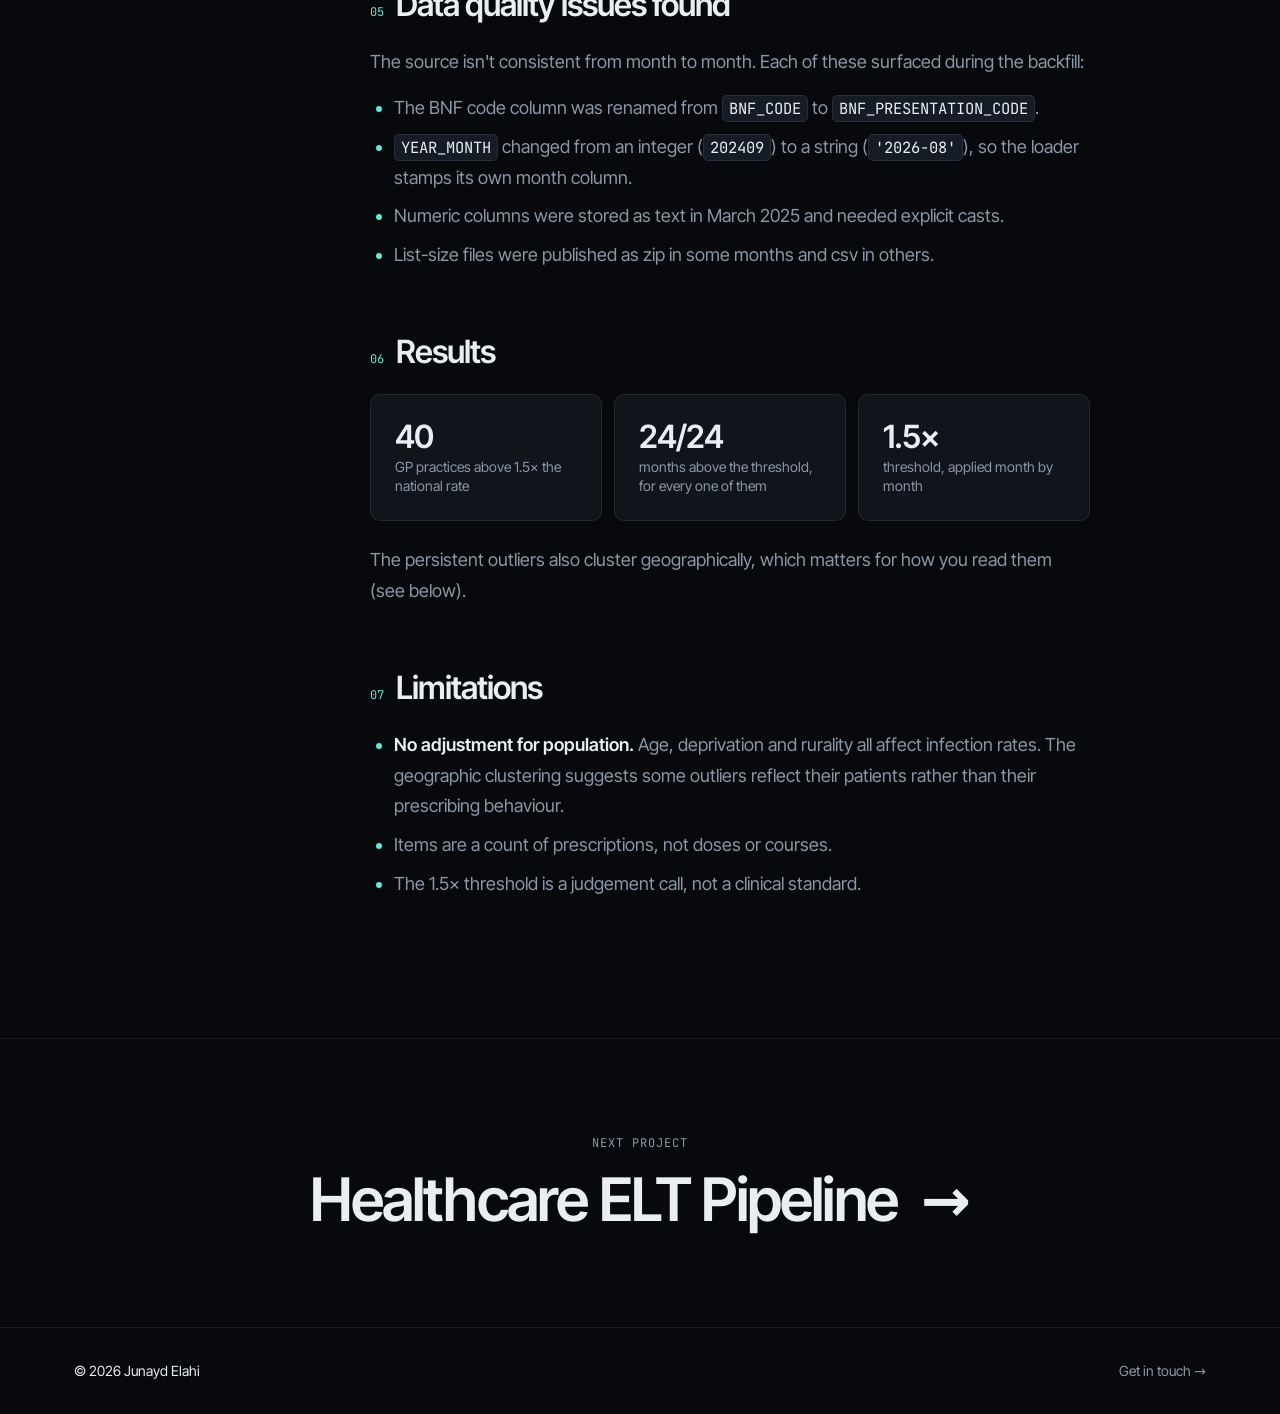
<file: projects/nhs-antibiotic-prescribing.html>
<!doctype html>
<html lang="en" data-theme="dark">
<head>
  <meta charset="utf-8" />
  <meta name="viewport" content="width=device-width, initial-scale=1" />
  <title>NHS Antibiotic Prescribing Outlier Detection | Junayd Elahi</title>
  <meta name="description" content="A Python and DuckDB pipeline over 24 months of NHSBSA data, finding GP practices that prescribe antibiotics far above the national rate." />
  <meta property="og:title" content="NHS Antibiotic Prescribing Outlier Detection | Junayd Elahi" />
  <meta property="og:description" content="A Python and DuckDB pipeline over 24 months of NHSBSA data, finding GP practices that prescribe antibiotics far above the national rate." />
  <link rel="canonical" href="https://junaydelahi.dev/projects/nhs-antibiotic-prescribing.html" />
  <meta name="theme-color" content="#07090c" />
  <meta property="og:url" content="https://junaydelahi.dev/projects/nhs-antibiotic-prescribing.html" />
  <meta property="og:site_name" content="Junayd Elahi" />
  <meta property="og:type" content="article" />
  <meta property="og:image" content="https://junaydelahi.dev/assets/og/og-nhs.png" />
  <meta property="og:image:width" content="1200" />
  <meta property="og:image:height" content="630" />
  <meta property="og:image:alt" content="NHS Antibiotic Prescribing Outlier Detection | Junayd Elahi" />
  <meta name="twitter:card" content="summary_large_image" />
  <link rel="icon" href="data:image/svg+xml,<svg xmlns='http://www.w3.org/2000/svg' viewBox='0 0 32 32'><rect width='32' height='32' rx='8' fill='%2307090c'/><path d='M4 17h6l2-5 3 11 3-15 2 9h8' fill='none' stroke='%235eead4' stroke-width='2.4' stroke-linecap='round' stroke-linejoin='round'/></svg>" />
  <link rel="preload" href="../fonts/inter-tight-latin.woff2" as="font" type="font/woff2" crossorigin />
  <link rel="stylesheet" href="../css/style.css" />
  <script>document.documentElement.classList.add('js');try{var t=localStorage.getItem('theme');if(t)document.documentElement.dataset.theme=t;}catch(e){}</script>
  <script type="speculationrules">{"prerender":[{"where":{"href_matches":"/projects/*"},"eagerness":"moderate"}]}</script>
</head>
<body>
  <a class="skip-link" href="#main">Skip to content</a>
  <div class="reading-progress" aria-hidden="true"></div>
  <div class="cursor-glow" aria-hidden="true"></div>

  <header class="nav">
    <a href="../index.html" class="nav__logo" aria-label="JE: Junayd Elahi, home"><span class="nav__mark">JE</span></a>
    <nav class="nav__links" id="navLinks">
      <a href="../index.html#work">Work</a>
      <a href="../index.html#about">About</a>
      <a href="../index.html#experience">Experience</a>
      <a href="../index.html#contact">Contact</a>
    </nav>
    <div class="nav__actions">
      <button class="icon-btn" id="themeToggle" aria-label="Toggle light and dark theme">
        <svg class="i-sun" viewBox="0 0 24 24"><circle cx="12" cy="12" r="4"/><path d="M12 2v2M12 20v2M4.9 4.9l1.4 1.4M17.7 17.7l1.4 1.4M2 12h2M20 12h2M4.9 19.1l1.4-1.4M17.7 6.3l1.4-1.4"/></svg>
        <svg class="i-moon" viewBox="0 0 24 24"><path d="M21 12.8A9 9 0 1 1 11.2 3a7 7 0 0 0 9.8 9.8z"/></svg>
      </button>
      <a class="btn btn--small btn--ghost hide-sm" href="../assets/cv.pdf" target="_blank" rel="noopener">CV</a>
      <button class="icon-btn menu-btn" id="menuBtn" aria-label="Open menu" aria-expanded="false"><span></span><span></span></button>
    </div>
  </header>

  <main id="main">
    <section class="p-hero">
      <div class="container">
        <div class="p-band" style="--c:#1E4B38" aria-hidden="true"></div>
        <a href="../index.html#work" class="back-link">&larr; All projects</a>
        <p class="eyebrow" data-reveal>Healthcare analytics · Personal project</p>
        <h1 class="p-hero__title" data-split>NHS Antibiotic Prescribing Outlier Detection</h1>
        <p class="p-hero__lede" data-reveal style="--d:.3s">Which GP practices in England prescribe antibiotics well above the national rate, every month, for two years? A pipeline over 24 months of public NHSBSA prescribing data that tries to answer that fairly.</p>
        <div class="p-actions" data-reveal style="--d:.38s">
          <a class="btn btn--primary btn--small magnetic" href="https://github.com/junayd-elahi/nhs-antibiotic-prescribing" target="_blank" rel="noopener">View code on GitHub &nearr;</a>
        </div>
        <dl class="p-meta" data-reveal style="--d:.45s">
          <div><dt>Role</dt><dd>Solo</dd></div>
          <div><dt>Data</dt><dd>NHSBSA prescribing + GP list sizes, Sep 2024 to Aug 2026</dd></div>
          <div><dt>Type</dt><dd>Personal project</dd></div>
          <div><dt>Stack</dt><dd>Python, DuckDB, SQL, Matplotlib</dd></div>
        </dl>
      </div>
    </section>

    <div class="container">
      <div class="tldr" data-reveal>
        <div class="tldr__head"><strong>The short version</strong><span class="label" style="margin:0">~20 sec read</span></div>
        <div><span class="label">Problem</span><p>Practice-level prescribing is published monthly, but it is strongly seasonal, not normalised for practice size, and the files change format between releases.</p></div>
        <div><span class="label">What I did</span><p>Built an idempotent Python and DuckDB pipeline, converted counts to items per 1,000 patients, and compared every practice to the national average for the same month.</p></div>
        <div><span class="label">Result</span><p>40 GP practices prescribed antibiotics at over 1.5&times; the national rate in every one of the 24 months.</p></div>
      </div>

      <div class="p-layout">
        <aside class="toc">
          <span class="label">On this page</span>
          <ol></ol>
        </aside>

        <article class="article">
          <section id="question" data-reveal>
            <h2><span class="num">01</span>The question</h2>
            <p>A raw prescription count mostly tells you which practices are big. Winter also pushes everyone up: nationally it runs at about 44 items per 1,000 patients in December against about 30 in August.</p>
            <p>So I wasn't after the practices that had one bad month. I wanted the ones that were <strong>persistently</strong> high once size and season were taken out.</p>
          </section>
          <section id="pipeline" data-reveal>
            <h2><span class="num">02</span>The pipeline</h2>
            <div class="pipeline"><span>NHSBSA monthly files</span> <i>&rarr;</i> <span>Python loader</span> <i>&rarr;</i> <span>DuckDB</span> <i>&rarr;</i> <span>SQL rates</span> <i>&rarr;</i> <span>Outlier query</span></div>
            <ul>
              <li><strong>DuckDB</strong> as a local analytical database: free, embedded, no server.</li>
              <li><strong>Idempotent loads.</strong> Each month is deleted and reinserted, so re-running a backfill never duplicates rows.</li>
            </ul>
          </section>
          <section id="method" data-reveal>
            <h2><span class="num">03</span>Method</h2>
            <ol>
              <li>Join prescribing to list size on practice code and month, giving items per 1,000 patients.</li>
              <li>Compare each practice to the national average <strong>for the same month</strong>, because prescribing is strongly seasonal.</li>
              <li>Flag a practice-month as high when its ratio is above 1.5.</li>
              <li>Call a practice an outlier only when it is high in all 24 months. That filters out one-off spikes.</li>
            </ol>
            <figure class="figure figure--pad">
              <img src="../assets/nhs-sutterton-vs-national.png" alt="Line chart of antibiotic items per 1,000 patients at Sutterton Surgery against the national average, September 2024 to August 2026. The practice sits well above the national line every month." loading="lazy" />
              <figcaption>Fig. 1: One of the 40 outliers against the national average, Sep 2024 to Aug 2026. Both lines follow the same seasonal shape, but the practice stays far above.</figcaption>
            </figure>
          </section>
          <section id="decisions" data-reveal>
            <h2><span class="num">04</span>Design decisions</h2>
            <p>Each of these changed the answer, which is why they're written down.</p>
            <details class="decision">
              <summary>Practice code, not ICB, as the anchor</summary>
              <div><p>The 2026 restructure cut ICBs from 42 to 36 and redrew boundaries, so ICB codes aren't stable across the period.</p></div>
            </details>
            <details class="decision">
              <summary>Excluded non-GP prescribers</summary>
              <div><p>About a fifth of prescribing rows have no registered list: out-of-hours services, walk-in centres and community services (mostly Y-prefixed codes). A per-patient rate means nothing for them.</p></div>
            </details>
            <details class="decision">
              <summary>Excluded care-home (Y-coded) services from the comparison</summary>
              <div><p>Care-home practices reached 8&times; the national rate because their patients are frail and elderly. Left in, they'd swamp the results.</p></div>
            </details>
            <details class="decision">
              <summary>Excluded practices under 1,000 patients</summary>
              <div><p>With very small lists, a handful of prescriptions produces extreme rates.</p></div>
            </details>
            <details class="decision">
              <summary>Grouped by practice code, not name</summary>
              <div><p>Names aren't unique, and 3 practices were renamed during the period. Grouping by name gave 36 or 37 outliers instead of 40.</p></div>
            </details>
          </section>
          <section id="data-quality" data-reveal>
            <h2><span class="num">05</span>Data quality issues found</h2>
            <p>The source isn't consistent from month to month. Each of these surfaced during the backfill:</p>
            <ul>
              <li>The BNF code column was renamed from <code>BNF_CODE</code> to <code>BNF_PRESENTATION_CODE</code>.</li>
              <li><code>YEAR_MONTH</code> changed from an integer (<code>202409</code>) to a string (<code>'2026-08'</code>), so the loader stamps its own month column.</li>
              <li>Numeric columns were stored as text in March 2025 and needed explicit casts.</li>
              <li>List-size files were published as zip in some months and csv in others.</li>
            </ul>
          </section>
          <section id="results" data-reveal>
            <h2><span class="num">06</span>Results</h2>
            <div class="stats">
              <div class="stat"><strong>40</strong><span>GP practices above 1.5&times; the national rate</span></div>
              <div class="stat"><strong>24/24</strong><span>months above the threshold, for every one of them</span></div>
              <div class="stat"><strong>1.5&times;</strong><span>threshold, applied month by month</span></div>
            </div>
            <p>The persistent outliers also cluster geographically, which matters for how you read them (see below).</p>
          </section>
          <section id="limitations" data-reveal>
            <h2><span class="num">07</span>Limitations</h2>
            <ul>
              <li><strong>No adjustment for population.</strong> Age, deprivation and rurality all affect infection rates. The geographic clustering suggests some outliers reflect their patients rather than their prescribing behaviour.</li>
              <li>Items are a count of prescriptions, not doses or courses.</li>
              <li>The 1.5&times; threshold is a judgement call, not a clinical standard.</li>
            </ul>
          </section>

        </article>
      </div>
    </div>

    <a href="healthcare-elt.html" class="next-project">
      <span class="label">Next project</span>
      <strong>Healthcare ELT Pipeline <span aria-hidden="true">&rarr;</span></strong>
    </a>
  </main>

  <footer class="footer">
    <div class="container footer__inner">
      <span>&copy; <span id="year"></span> Junayd Elahi</span>
      <a href="../index.html#contact" class="muted">Get in touch &rarr;</a>
    </div>
  </footer>

  <script src="../js/main.js" defer></script>
  <!-- Cloudflare Web Analytics --><script type='module' src='https://static.cloudflareinsights.com/beacon.min.js' data-cf-beacon='{"token": "f90a17543a4844ba99978f94f0e0077e"}'></script><!-- End Cloudflare Web Analytics -->
</body>
</html>
</file>
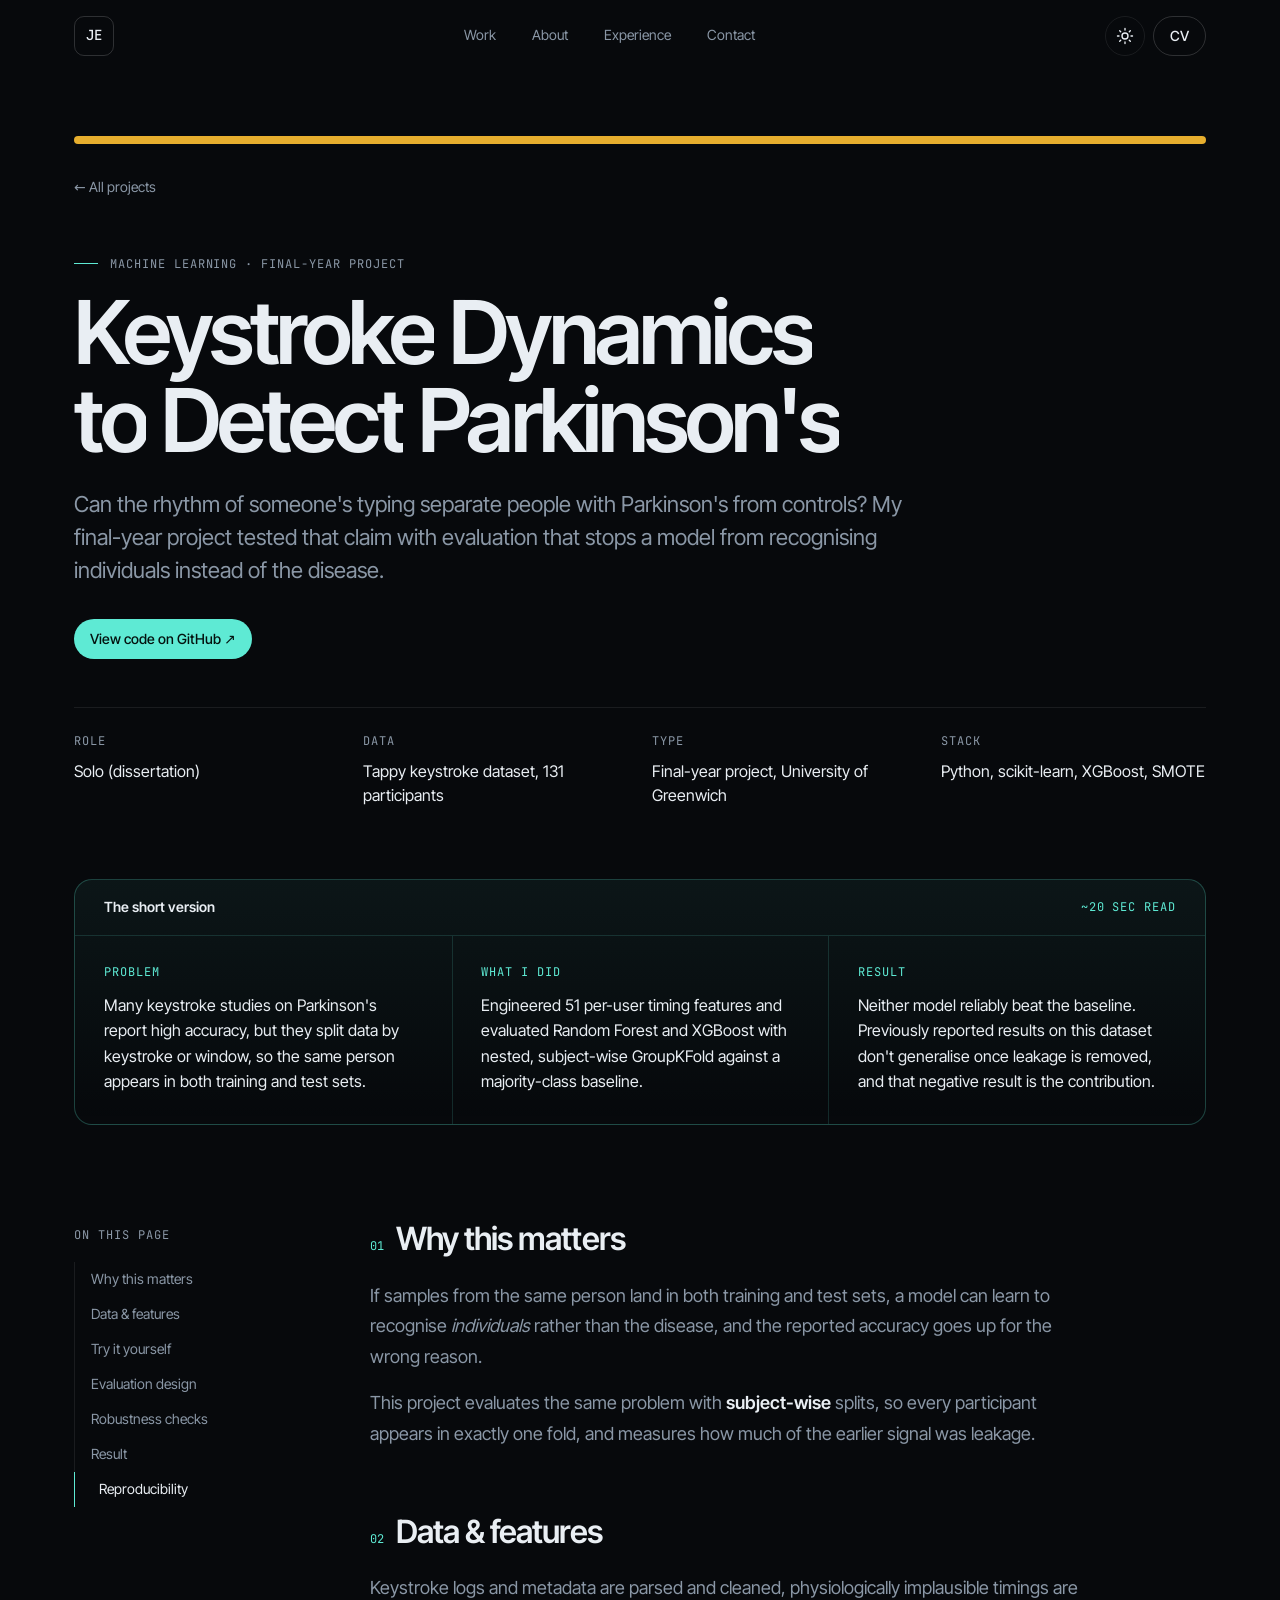
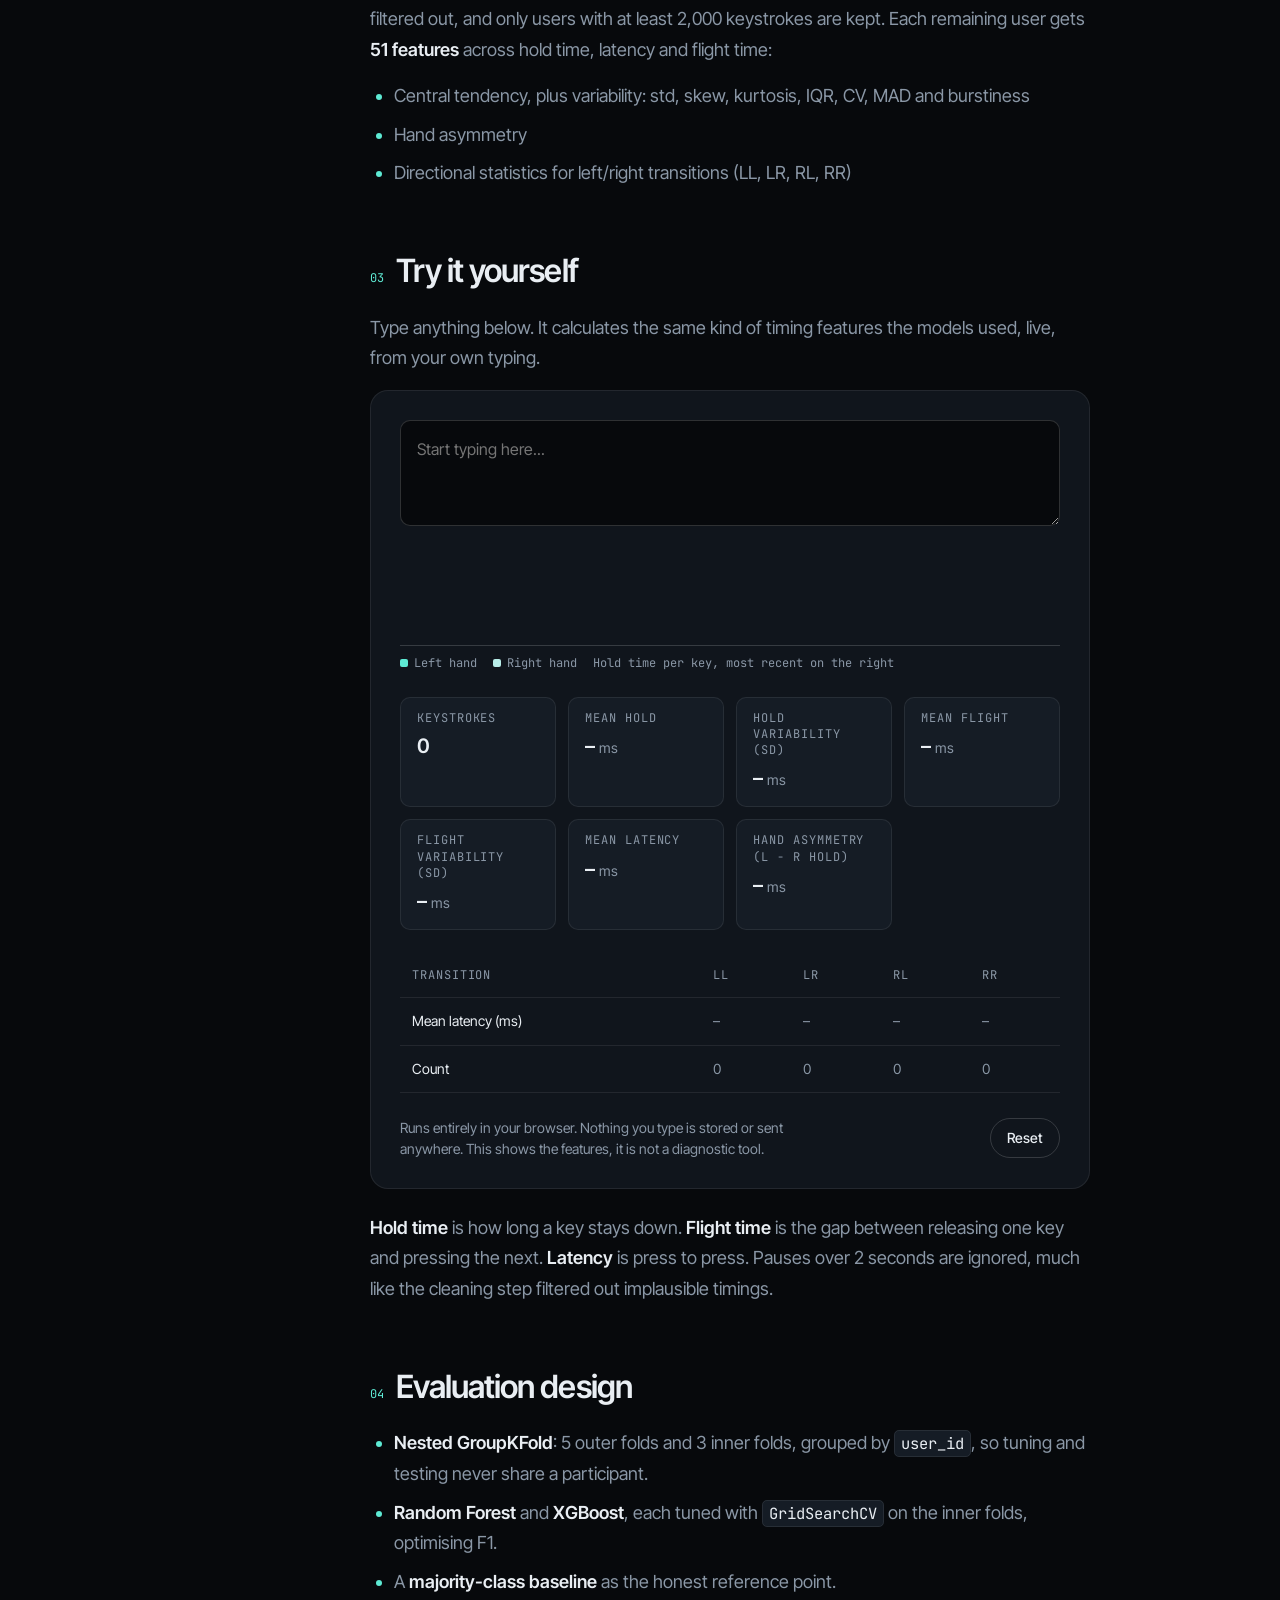
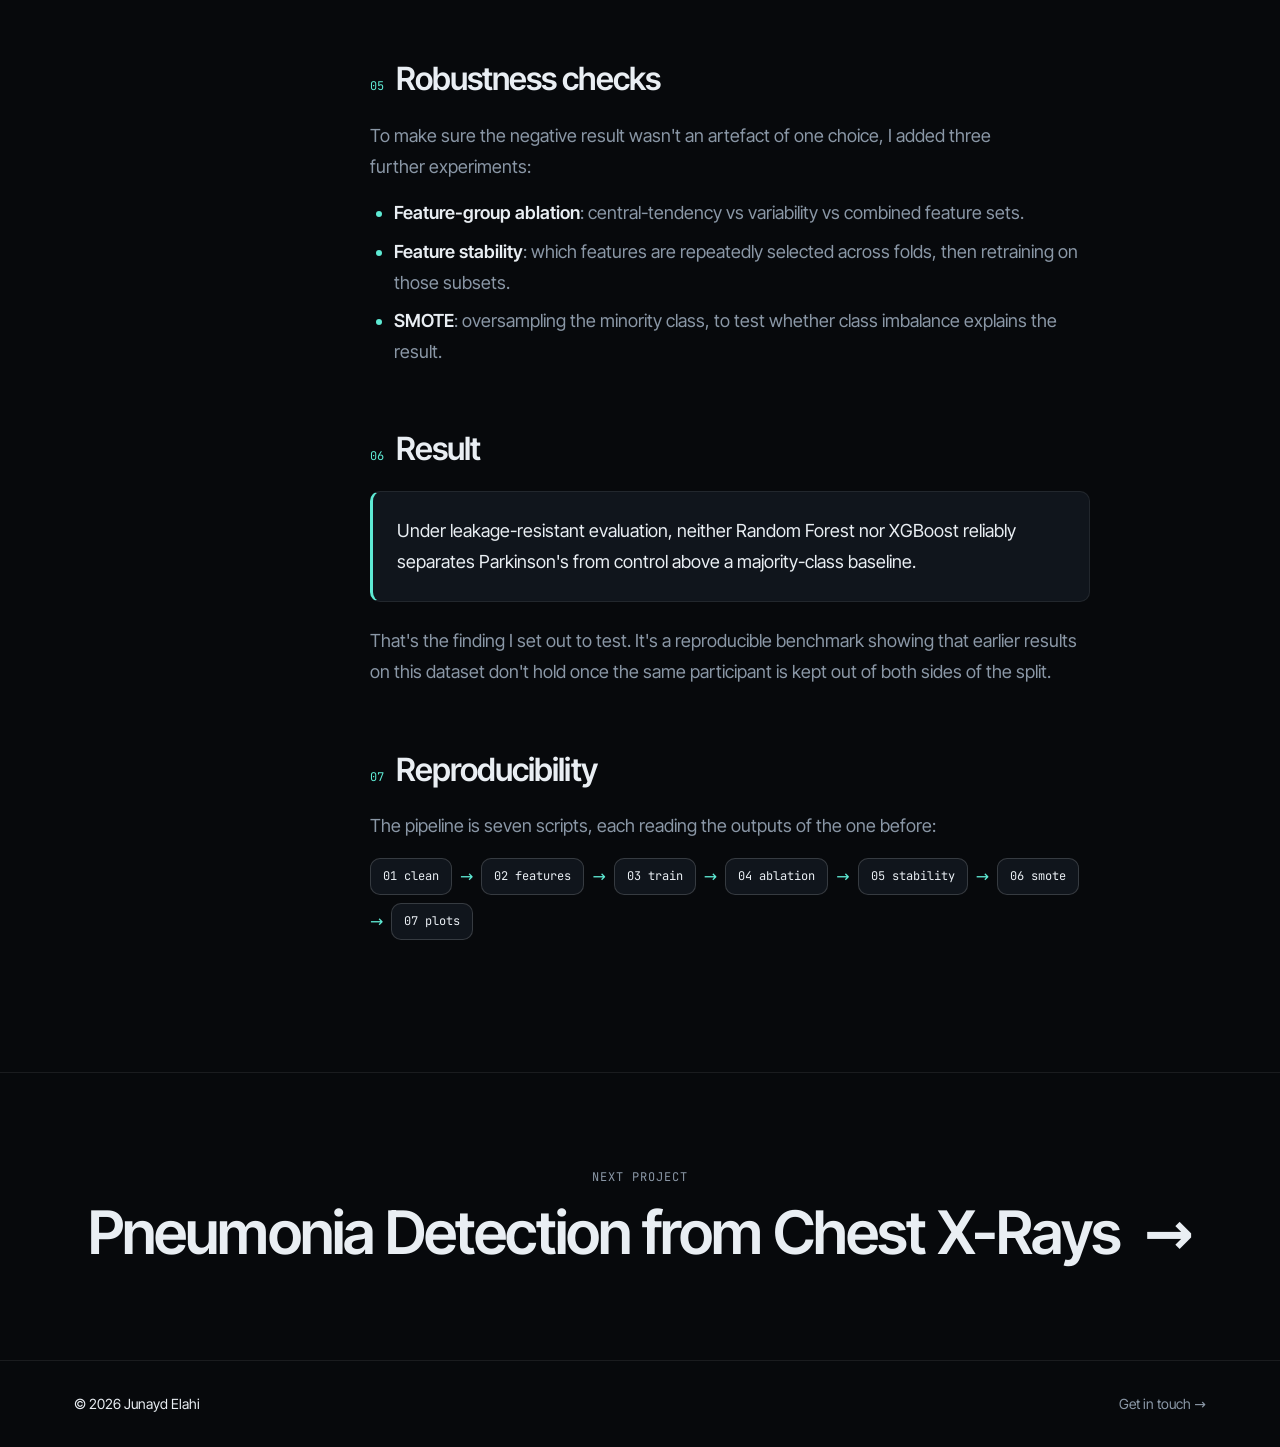
<file: projects/parkinsons-keystroke.html>
<!doctype html>
<html lang="en" data-theme="dark">
<head>
  <meta charset="utf-8" />
  <meta name="viewport" content="width=device-width, initial-scale=1" />
  <title>Keystroke Dynamics to Detect Parkinson's | Junayd Elahi</title>
  <meta name="description" content="Final-year project: a leakage-resistant benchmark of whether typing rhythm can separate Parkinson's patients from controls." />
  <meta property="og:title" content="Keystroke Dynamics to Detect Parkinson's | Junayd Elahi" />
  <meta property="og:description" content="Final-year project: a leakage-resistant benchmark of whether typing rhythm can separate Parkinson's patients from controls." />
  <link rel="canonical" href="https://junaydelahi.dev/projects/parkinsons-keystroke.html" />
  <meta name="theme-color" content="#07090c" />
  <meta property="og:url" content="https://junaydelahi.dev/projects/parkinsons-keystroke.html" />
  <meta property="og:site_name" content="Junayd Elahi" />
  <meta property="og:type" content="article" />
  <meta property="og:image" content="https://junaydelahi.dev/assets/og/og-parkinsons.png" />
  <meta property="og:image:width" content="1200" />
  <meta property="og:image:height" content="630" />
  <meta property="og:image:alt" content="Keystroke Dynamics to Detect Parkinson's | Junayd Elahi" />
  <meta name="twitter:card" content="summary_large_image" />
  <link rel="icon" href="data:image/svg+xml,<svg xmlns='http://www.w3.org/2000/svg' viewBox='0 0 32 32'><rect width='32' height='32' rx='8' fill='%2307090c'/><path d='M4 17h6l2-5 3 11 3-15 2 9h8' fill='none' stroke='%235eead4' stroke-width='2.4' stroke-linecap='round' stroke-linejoin='round'/></svg>" />
  <link rel="preload" href="../fonts/inter-tight-latin.woff2" as="font" type="font/woff2" crossorigin />
  <link rel="stylesheet" href="../css/style.css" />
  <script>document.documentElement.classList.add('js');try{var t=localStorage.getItem('theme');if(t)document.documentElement.dataset.theme=t;}catch(e){}</script>
  <script type="speculationrules">{"prerender":[{"where":{"href_matches":"/projects/*"},"eagerness":"moderate"}]}</script>
</head>
<body>
  <a class="skip-link" href="#main">Skip to content</a>
  <div class="reading-progress" aria-hidden="true"></div>
  <div class="cursor-glow" aria-hidden="true"></div>

  <header class="nav">
    <a href="../index.html" class="nav__logo" aria-label="JE: Junayd Elahi, home"><span class="nav__mark">JE</span></a>
    <nav class="nav__links" id="navLinks">
      <a href="../index.html#work">Work</a>
      <a href="../index.html#about">About</a>
      <a href="../index.html#experience">Experience</a>
      <a href="../index.html#contact">Contact</a>
    </nav>
    <div class="nav__actions">
      <button class="icon-btn" id="themeToggle" aria-label="Toggle light and dark theme">
        <svg class="i-sun" viewBox="0 0 24 24"><circle cx="12" cy="12" r="4"/><path d="M12 2v2M12 20v2M4.9 4.9l1.4 1.4M17.7 17.7l1.4 1.4M2 12h2M20 12h2M4.9 19.1l1.4-1.4M17.7 6.3l1.4-1.4"/></svg>
        <svg class="i-moon" viewBox="0 0 24 24"><path d="M21 12.8A9 9 0 1 1 11.2 3a7 7 0 0 0 9.8 9.8z"/></svg>
      </button>
      <a class="btn btn--small btn--ghost hide-sm" href="../assets/cv.pdf" target="_blank" rel="noopener">CV</a>
      <button class="icon-btn menu-btn" id="menuBtn" aria-label="Open menu" aria-expanded="false"><span></span><span></span></button>
    </div>
  </header>

  <main id="main">
    <section class="p-hero">
      <div class="container">
        <div class="p-band" style="--c:#E6AE2E" aria-hidden="true"></div>
        <a href="../index.html#work" class="back-link">&larr; All projects</a>
        <p class="eyebrow" data-reveal>Machine learning · Final-year project</p>
        <h1 class="p-hero__title" data-split>Keystroke Dynamics to Detect Parkinson's</h1>
        <p class="p-hero__lede" data-reveal style="--d:.3s">Can the rhythm of someone's typing separate people with Parkinson's from controls? My final-year project tested that claim with evaluation that stops a model from recognising individuals instead of the disease.</p>
        <div class="p-actions" data-reveal style="--d:.38s">
          <a class="btn btn--primary btn--small magnetic" href="https://github.com/junayd-elahi/parkinsons-typing-biomarker" target="_blank" rel="noopener">View code on GitHub &nearr;</a>
        </div>
        <dl class="p-meta" data-reveal style="--d:.45s">
          <div><dt>Role</dt><dd>Solo (dissertation)</dd></div>
          <div><dt>Data</dt><dd>Tappy keystroke dataset, 131 participants</dd></div>
          <div><dt>Type</dt><dd>Final-year project, University of Greenwich</dd></div>
          <div><dt>Stack</dt><dd>Python, scikit-learn, XGBoost, SMOTE</dd></div>
        </dl>
      </div>
    </section>

    <div class="container">
      <div class="tldr" data-reveal>
        <div class="tldr__head"><strong>The short version</strong><span class="label" style="margin:0">~20 sec read</span></div>
        <div><span class="label">Problem</span><p>Many keystroke studies on Parkinson's report high accuracy, but they split data by keystroke or window, so the same person appears in both training and test sets.</p></div>
        <div><span class="label">What I did</span><p>Engineered 51 per-user timing features and evaluated Random Forest and XGBoost with nested, subject-wise GroupKFold against a majority-class baseline.</p></div>
        <div><span class="label">Result</span><p>Neither model reliably beat the baseline. Previously reported results on this dataset don't generalise once leakage is removed, and that negative result is the contribution.</p></div>
      </div>

      <div class="p-layout">
        <aside class="toc">
          <span class="label">On this page</span>
          <ol></ol>
        </aside>

        <article class="article">
          <section id="why" data-reveal>
            <h2><span class="num">01</span>Why this matters</h2>
            <p>If samples from the same person land in both training and test sets, a model can learn to recognise <em>individuals</em> rather than the disease, and the reported accuracy goes up for the wrong reason.</p>
            <p>This project evaluates the same problem with <strong>subject-wise</strong> splits, so every participant appears in exactly one fold, and measures how much of the earlier signal was leakage.</p>
          </section>
          <section id="features" data-reveal>
            <h2><span class="num">02</span>Data &amp; features</h2>
            <p>Keystroke logs and metadata are parsed and cleaned, physiologically implausible timings are filtered out, and only users with at least 2,000 keystrokes are kept. Each remaining user gets <strong>51 features</strong> across hold time, latency and flight time:</p>
            <ul>
              <li>Central tendency, plus variability: std, skew, kurtosis, IQR, CV, MAD and burstiness</li>
              <li>Hand asymmetry</li>
              <li>Directional statistics for left/right transitions (LL, LR, RL, RR)</li>
            </ul>
          </section>
          <section id="try-it" data-reveal>
            <h2><span class="num">03</span>Try it yourself</h2>
            <p>Type anything below. It calculates the same kind of timing features the models used, live, from your own typing.</p>
            <div class="td" id="typingDemo">
              <textarea class="td__input" rows="3" placeholder="Start typing here..." autocomplete="off" autocorrect="off" autocapitalize="off" spellcheck="false" aria-label="Type here to see your keystroke timings"></textarea>
              <p class="td__touch" hidden>Phone keyboards don't report key timings reliably, so this works best with a physical keyboard.</p>
              <div class="td__bars" aria-hidden="true"></div>
              <div class="td__legend" aria-hidden="true"><span class="is-left">Left hand</span><span class="is-right">Right hand</span><span>Hold time per key, most recent on the right</span></div>
              <dl class="td__stats">
                <div><dt>Keystrokes</dt><dd data-out="keys">0</dd></div>
                <div><dt>Mean hold</dt><dd><span data-out="hold">–</span> <small>ms</small></dd></div>
                <div><dt>Hold variability (SD)</dt><dd><span data-out="holdsd">–</span> <small>ms</small></dd></div>
                <div><dt>Mean flight</dt><dd><span data-out="flight">–</span> <small>ms</small></dd></div>
                <div><dt>Flight variability (SD)</dt><dd><span data-out="flightsd">–</span> <small>ms</small></dd></div>
                <div><dt>Mean latency</dt><dd><span data-out="latency">–</span> <small>ms</small></dd></div>
                <div><dt>Hand asymmetry (L − R hold)</dt><dd><span data-out="asym">–</span> <small>ms</small></dd></div>
              </dl>
              <table class="td__dirs">
                <thead><tr><th>Transition</th><th>LL</th><th>LR</th><th>RL</th><th>RR</th></tr></thead>
                <tbody>
                  <tr><td>Mean latency (ms)</td><td data-out="LL">–</td><td data-out="LR">–</td><td data-out="RL">–</td><td data-out="RR">–</td></tr>
                  <tr><td>Count</td><td data-out="LLn">0</td><td data-out="LRn">0</td><td data-out="RLn">0</td><td data-out="RRn">0</td></tr>
                </tbody>
              </table>
              <div class="td__foot">
                <p class="td__privacy">Runs entirely in your browser. Nothing you type is stored or sent anywhere. This shows the features, it is not a diagnostic tool.</p>
                <button type="button" class="btn btn--ghost btn--small td__reset">Reset</button>
              </div>
            </div>
            <p><strong>Hold time</strong> is how long a key stays down. <strong>Flight time</strong> is the gap between releasing one key and pressing the next. <strong>Latency</strong> is press to press. Pauses over 2 seconds are ignored, much like the cleaning step filtered out implausible timings.</p>
          </section>
          <section id="evaluation" data-reveal>
            <h2><span class="num">04</span>Evaluation design</h2>
            <ul>
              <li><strong>Nested GroupKFold</strong>: 5 outer folds and 3 inner folds, grouped by <code>user_id</code>, so tuning and testing never share a participant.</li>
              <li><strong>Random Forest</strong> and <strong>XGBoost</strong>, each tuned with <code>GridSearchCV</code> on the inner folds, optimising F1.</li>
              <li>A <strong>majority-class baseline</strong> as the honest reference point.</li>
            </ul>
          </section>
          <section id="robustness" data-reveal>
            <h2><span class="num">05</span>Robustness checks</h2>
            <p>To make sure the negative result wasn't an artefact of one choice, I added three further experiments:</p>
            <ul>
              <li><strong>Feature-group ablation</strong>: central-tendency vs variability vs combined feature sets.</li>
              <li><strong>Feature stability</strong>: which features are repeatedly selected across folds, then retraining on those subsets.</li>
              <li><strong>SMOTE</strong>: oversampling the minority class, to test whether class imbalance explains the result.</li>
            </ul>
          </section>
          <section id="result" data-reveal>
            <h2><span class="num">06</span>Result</h2>
            <div class="callout"><p>Under leakage-resistant evaluation, neither Random Forest nor XGBoost reliably separates Parkinson's from control above a majority-class baseline.</p></div>
            <p>That's the finding I set out to test. It's a reproducible benchmark showing that earlier results on this dataset don't hold once the same participant is kept out of both sides of the split.</p>
          </section>
          <section id="reproduce" data-reveal>
            <h2><span class="num">07</span>Reproducibility</h2>
            <p>The pipeline is seven scripts, each reading the outputs of the one before:</p>
            <div class="pipeline"><span>01 clean</span> <i>&rarr;</i> <span>02 features</span> <i>&rarr;</i> <span>03 train</span> <i>&rarr;</i> <span>04 ablation</span> <i>&rarr;</i> <span>05 stability</span> <i>&rarr;</i> <span>06 smote</span> <i>&rarr;</i> <span>07 plots</span></div>
          </section>

        </article>
      </div>
    </div>

    <a href="pneumonia-cnn.html" class="next-project">
      <span class="label">Next project</span>
      <strong>Pneumonia Detection from Chest X-Rays <span aria-hidden="true">&rarr;</span></strong>
    </a>
  </main>

  <footer class="footer">
    <div class="container footer__inner">
      <span>&copy; <span id="year"></span> Junayd Elahi</span>
      <a href="../index.html#contact" class="muted">Get in touch &rarr;</a>
    </div>
  </footer>

  <script src="../js/main.js" defer></script>
  <script src="../js/typing-demo.js" defer></script>
  <!-- Cloudflare Web Analytics --><script type='module' src='https://static.cloudflareinsights.com/beacon.min.js' data-cf-beacon='{"token": "f90a17543a4844ba99978f94f0e0077e"}'></script><!-- End Cloudflare Web Analytics -->
</body>
</html>
</file>
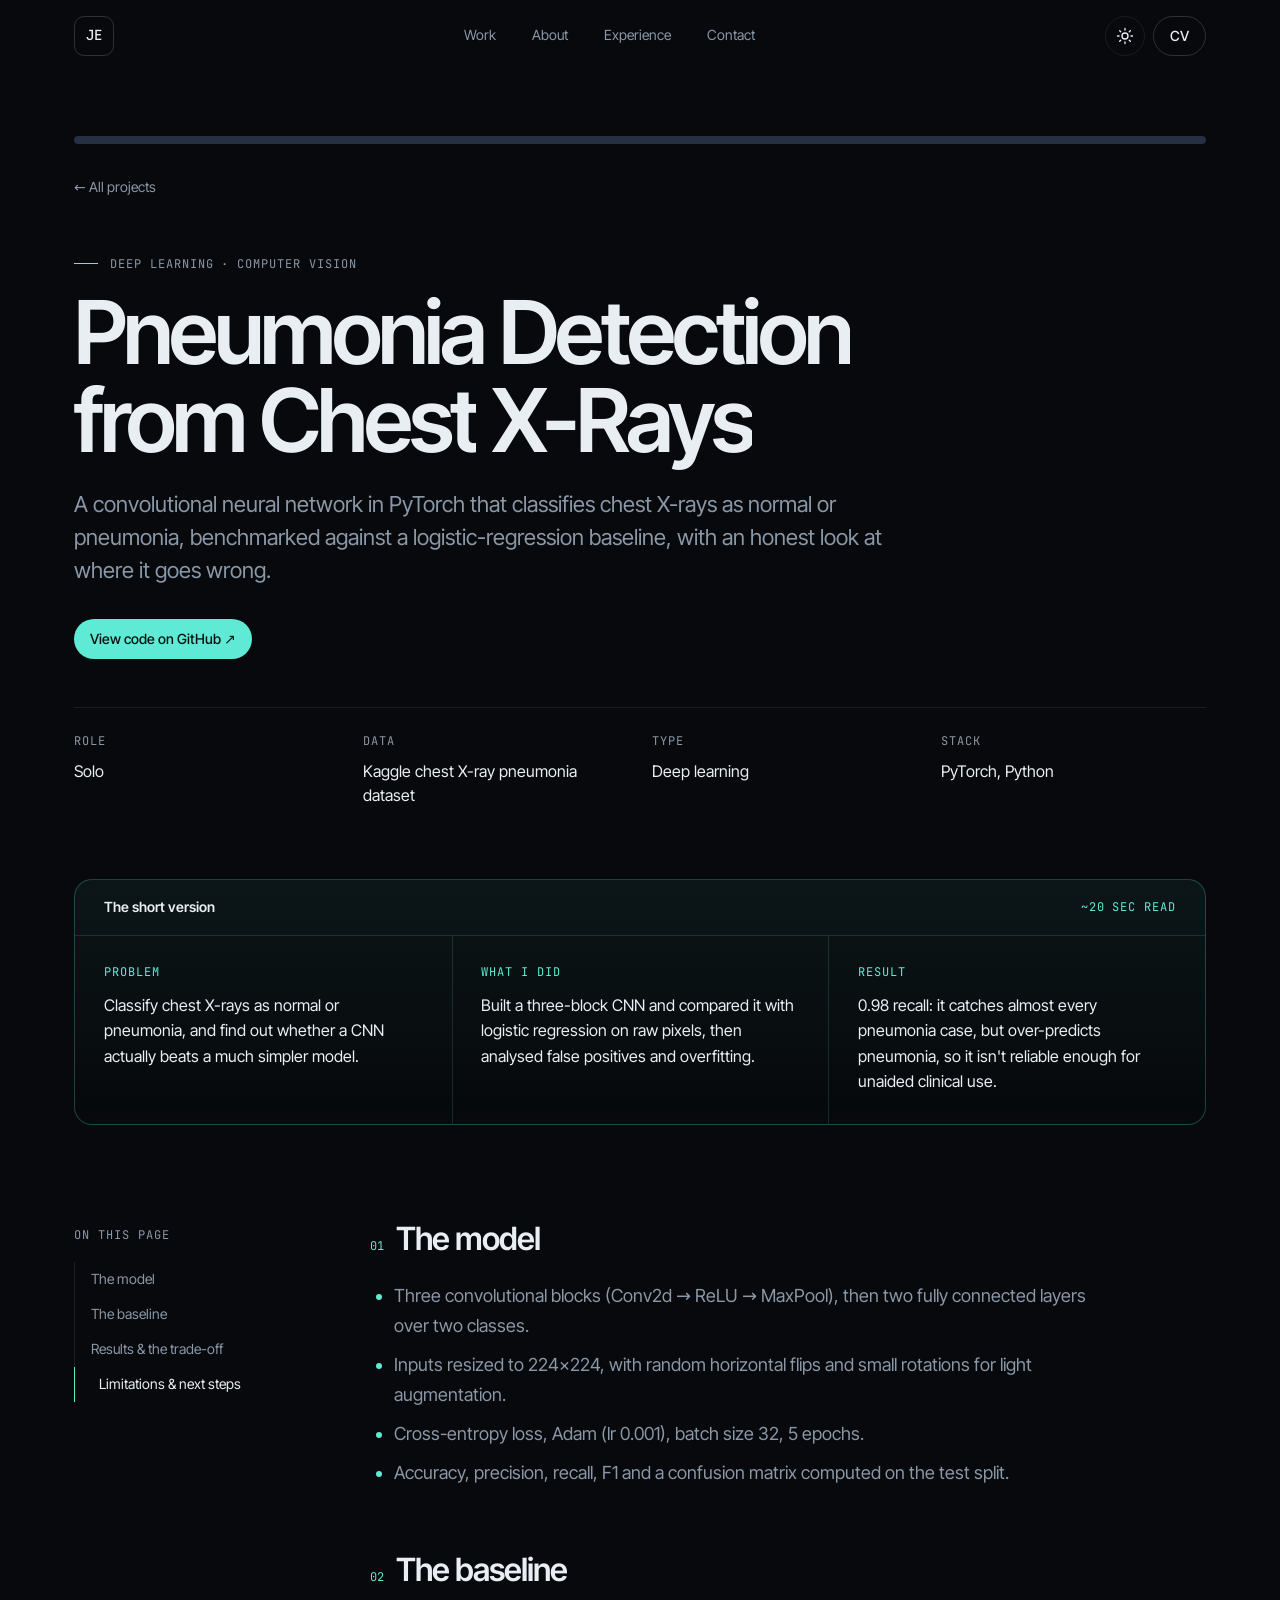
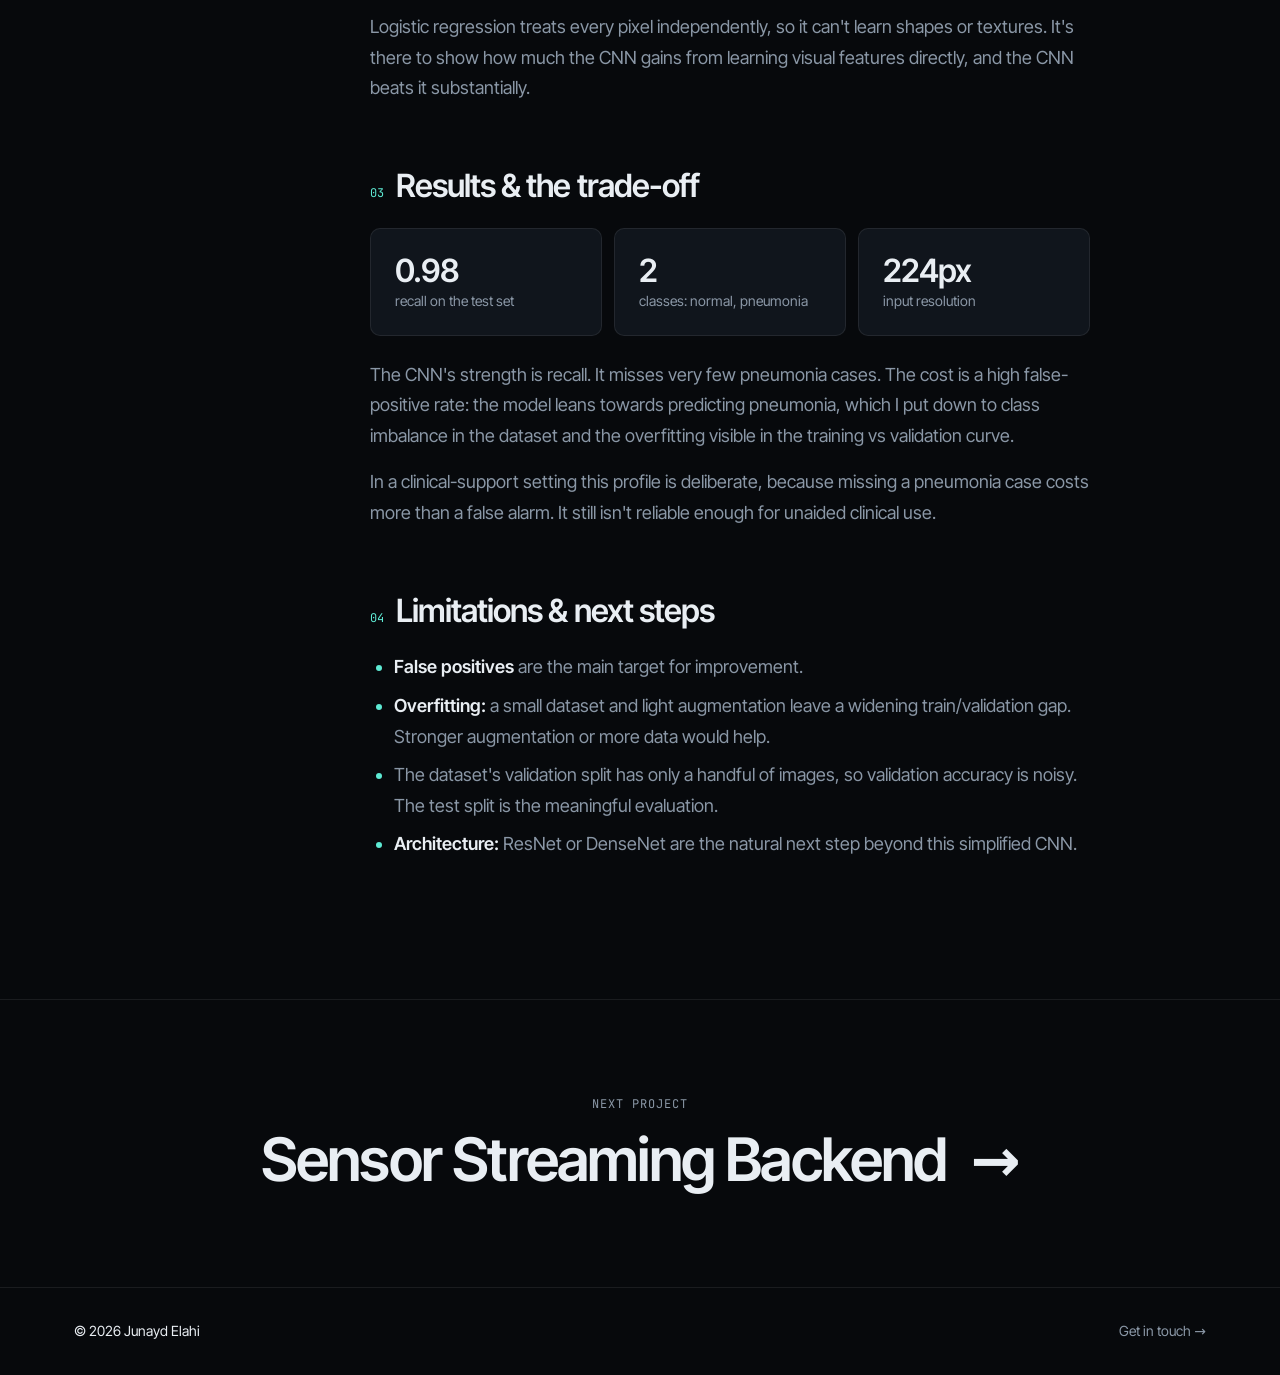
<file: projects/pneumonia-cnn.html>
<!doctype html>
<html lang="en" data-theme="dark">
<head>
  <meta charset="utf-8" />
  <meta name="viewport" content="width=device-width, initial-scale=1" />
  <title>Pneumonia Detection from Chest X-Rays | Junayd Elahi</title>
  <meta name="description" content="A PyTorch CNN classifying chest X-rays as normal or pneumonia, benchmarked against logistic regression, with 0.98 recall." />
  <meta property="og:title" content="Pneumonia Detection from Chest X-Rays | Junayd Elahi" />
  <meta property="og:description" content="A PyTorch CNN classifying chest X-rays as normal or pneumonia, benchmarked against logistic regression, with 0.98 recall." />
  <link rel="canonical" href="https://junaydelahi.dev/projects/pneumonia-cnn.html" />
  <meta name="theme-color" content="#07090c" />
  <meta property="og:url" content="https://junaydelahi.dev/projects/pneumonia-cnn.html" />
  <meta property="og:site_name" content="Junayd Elahi" />
  <meta property="og:type" content="article" />
  <meta property="og:image" content="https://junaydelahi.dev/assets/og/og-pneumonia.png" />
  <meta property="og:image:width" content="1200" />
  <meta property="og:image:height" content="630" />
  <meta property="og:image:alt" content="Pneumonia Detection from Chest X-Rays | Junayd Elahi" />
  <meta name="twitter:card" content="summary_large_image" />
  <link rel="icon" href="data:image/svg+xml,<svg xmlns='http://www.w3.org/2000/svg' viewBox='0 0 32 32'><rect width='32' height='32' rx='8' fill='%2307090c'/><path d='M4 17h6l2-5 3 11 3-15 2 9h8' fill='none' stroke='%235eead4' stroke-width='2.4' stroke-linecap='round' stroke-linejoin='round'/></svg>" />
  <link rel="preload" href="../fonts/inter-tight-latin.woff2" as="font" type="font/woff2" crossorigin />
  <link rel="stylesheet" href="../css/style.css" />
  <script>document.documentElement.classList.add('js');try{var t=localStorage.getItem('theme');if(t)document.documentElement.dataset.theme=t;}catch(e){}</script>
  <script type="speculationrules">{"prerender":[{"where":{"href_matches":"/projects/*"},"eagerness":"moderate"}]}</script>
</head>
<body>
  <a class="skip-link" href="#main">Skip to content</a>
  <div class="reading-progress" aria-hidden="true"></div>
  <div class="cursor-glow" aria-hidden="true"></div>

  <header class="nav">
    <a href="../index.html" class="nav__logo" aria-label="JE: Junayd Elahi, home"><span class="nav__mark">JE</span></a>
    <nav class="nav__links" id="navLinks">
      <a href="../index.html#work">Work</a>
      <a href="../index.html#about">About</a>
      <a href="../index.html#experience">Experience</a>
      <a href="../index.html#contact">Contact</a>
    </nav>
    <div class="nav__actions">
      <button class="icon-btn" id="themeToggle" aria-label="Toggle light and dark theme">
        <svg class="i-sun" viewBox="0 0 24 24"><circle cx="12" cy="12" r="4"/><path d="M12 2v2M12 20v2M4.9 4.9l1.4 1.4M17.7 17.7l1.4 1.4M2 12h2M20 12h2M4.9 19.1l1.4-1.4M17.7 6.3l1.4-1.4"/></svg>
        <svg class="i-moon" viewBox="0 0 24 24"><path d="M21 12.8A9 9 0 1 1 11.2 3a7 7 0 0 0 9.8 9.8z"/></svg>
      </button>
      <a class="btn btn--small btn--ghost hide-sm" href="../assets/cv.pdf" target="_blank" rel="noopener">CV</a>
      <button class="icon-btn menu-btn" id="menuBtn" aria-label="Open menu" aria-expanded="false"><span></span><span></span></button>
    </div>
  </header>

  <main id="main">
    <section class="p-hero">
      <div class="container">
        <div class="p-band" style="--c:#263042" aria-hidden="true"></div>
        <a href="../index.html#work" class="back-link">&larr; All projects</a>
        <p class="eyebrow" data-reveal>Deep learning · Computer vision</p>
        <h1 class="p-hero__title" data-split>Pneumonia Detection from Chest X-Rays</h1>
        <p class="p-hero__lede" data-reveal style="--d:.3s">A convolutional neural network in PyTorch that classifies chest X-rays as normal or pneumonia, benchmarked against a logistic-regression baseline, with an honest look at where it goes wrong.</p>
        <div class="p-actions" data-reveal style="--d:.38s">
          <a class="btn btn--primary btn--small magnetic" href="https://github.com/junayd-elahi/pneumonia-detection-cnn" target="_blank" rel="noopener">View code on GitHub &nearr;</a>
        </div>
        <dl class="p-meta" data-reveal style="--d:.45s">
          <div><dt>Role</dt><dd>Solo</dd></div>
          <div><dt>Data</dt><dd>Kaggle chest X-ray pneumonia dataset</dd></div>
          <div><dt>Type</dt><dd>Deep learning</dd></div>
          <div><dt>Stack</dt><dd>PyTorch, Python</dd></div>
        </dl>
      </div>
    </section>

    <div class="container">
      <div class="tldr" data-reveal>
        <div class="tldr__head"><strong>The short version</strong><span class="label" style="margin:0">~20 sec read</span></div>
        <div><span class="label">Problem</span><p>Classify chest X-rays as normal or pneumonia, and find out whether a CNN actually beats a much simpler model.</p></div>
        <div><span class="label">What I did</span><p>Built a three-block CNN and compared it with logistic regression on raw pixels, then analysed false positives and overfitting.</p></div>
        <div><span class="label">Result</span><p>0.98 recall: it catches almost every pneumonia case, but over-predicts pneumonia, so it isn't reliable enough for unaided clinical use.</p></div>
      </div>

      <div class="p-layout">
        <aside class="toc">
          <span class="label">On this page</span>
          <ol></ol>
        </aside>

        <article class="article">
          <section id="model" data-reveal>
            <h2><span class="num">01</span>The model</h2>
            <ul>
              <li>Three convolutional blocks (Conv2d &rarr; ReLU &rarr; MaxPool), then two fully connected layers over two classes.</li>
              <li>Inputs resized to 224&times;224, with random horizontal flips and small rotations for light augmentation.</li>
              <li>Cross-entropy loss, Adam (lr 0.001), batch size 32, 5 epochs.</li>
              <li>Accuracy, precision, recall, F1 and a confusion matrix computed on the test split.</li>
            </ul>
          </section>
          <section id="baseline" data-reveal>
            <h2><span class="num">02</span>The baseline</h2>
            <p>Logistic regression treats every pixel independently, so it can't learn shapes or textures. It's there to show how much the CNN gains from learning visual features directly, and the CNN beats it substantially.</p>
          </section>
          <section id="tradeoff" data-reveal>
            <h2><span class="num">03</span>Results &amp; the trade-off</h2>
            <div class="stats">
              <div class="stat"><strong>0.98</strong><span>recall on the test set</span></div>
              <div class="stat"><strong>2</strong><span>classes: normal, pneumonia</span></div>
              <div class="stat"><strong>224px</strong><span>input resolution</span></div>
            </div>
            <p>The CNN's strength is recall. It misses very few pneumonia cases. The cost is a high false-positive rate: the model leans towards predicting pneumonia, which I put down to class imbalance in the dataset and the overfitting visible in the training vs validation curve.</p>
            <p>In a clinical-support setting this profile is deliberate, because missing a pneumonia case costs more than a false alarm. It still isn't reliable enough for unaided clinical use.</p>
          </section>
          <section id="limitations" data-reveal>
            <h2><span class="num">04</span>Limitations &amp; next steps</h2>
            <ul>
              <li><strong>False positives</strong> are the main target for improvement.</li>
              <li><strong>Overfitting:</strong> a small dataset and light augmentation leave a widening train/validation gap. Stronger augmentation or more data would help.</li>
              <li>The dataset's validation split has only a handful of images, so validation accuracy is noisy. The test split is the meaningful evaluation.</li>
              <li><strong>Architecture:</strong> ResNet or DenseNet are the natural next step beyond this simplified CNN.</li>
            </ul>
          </section>

        </article>
      </div>
    </div>

    <a href="teton-streaming.html" class="next-project">
      <span class="label">Next project</span>
      <strong>Sensor Streaming Backend <span aria-hidden="true">&rarr;</span></strong>
    </a>
  </main>

  <footer class="footer">
    <div class="container footer__inner">
      <span>&copy; <span id="year"></span> Junayd Elahi</span>
      <a href="../index.html#contact" class="muted">Get in touch &rarr;</a>
    </div>
  </footer>

  <script src="../js/main.js" defer></script>
  <!-- Cloudflare Web Analytics --><script type='module' src='https://static.cloudflareinsights.com/beacon.min.js' data-cf-beacon='{"token": "f90a17543a4844ba99978f94f0e0077e"}'></script><!-- End Cloudflare Web Analytics -->
</body>
</html>
</file>
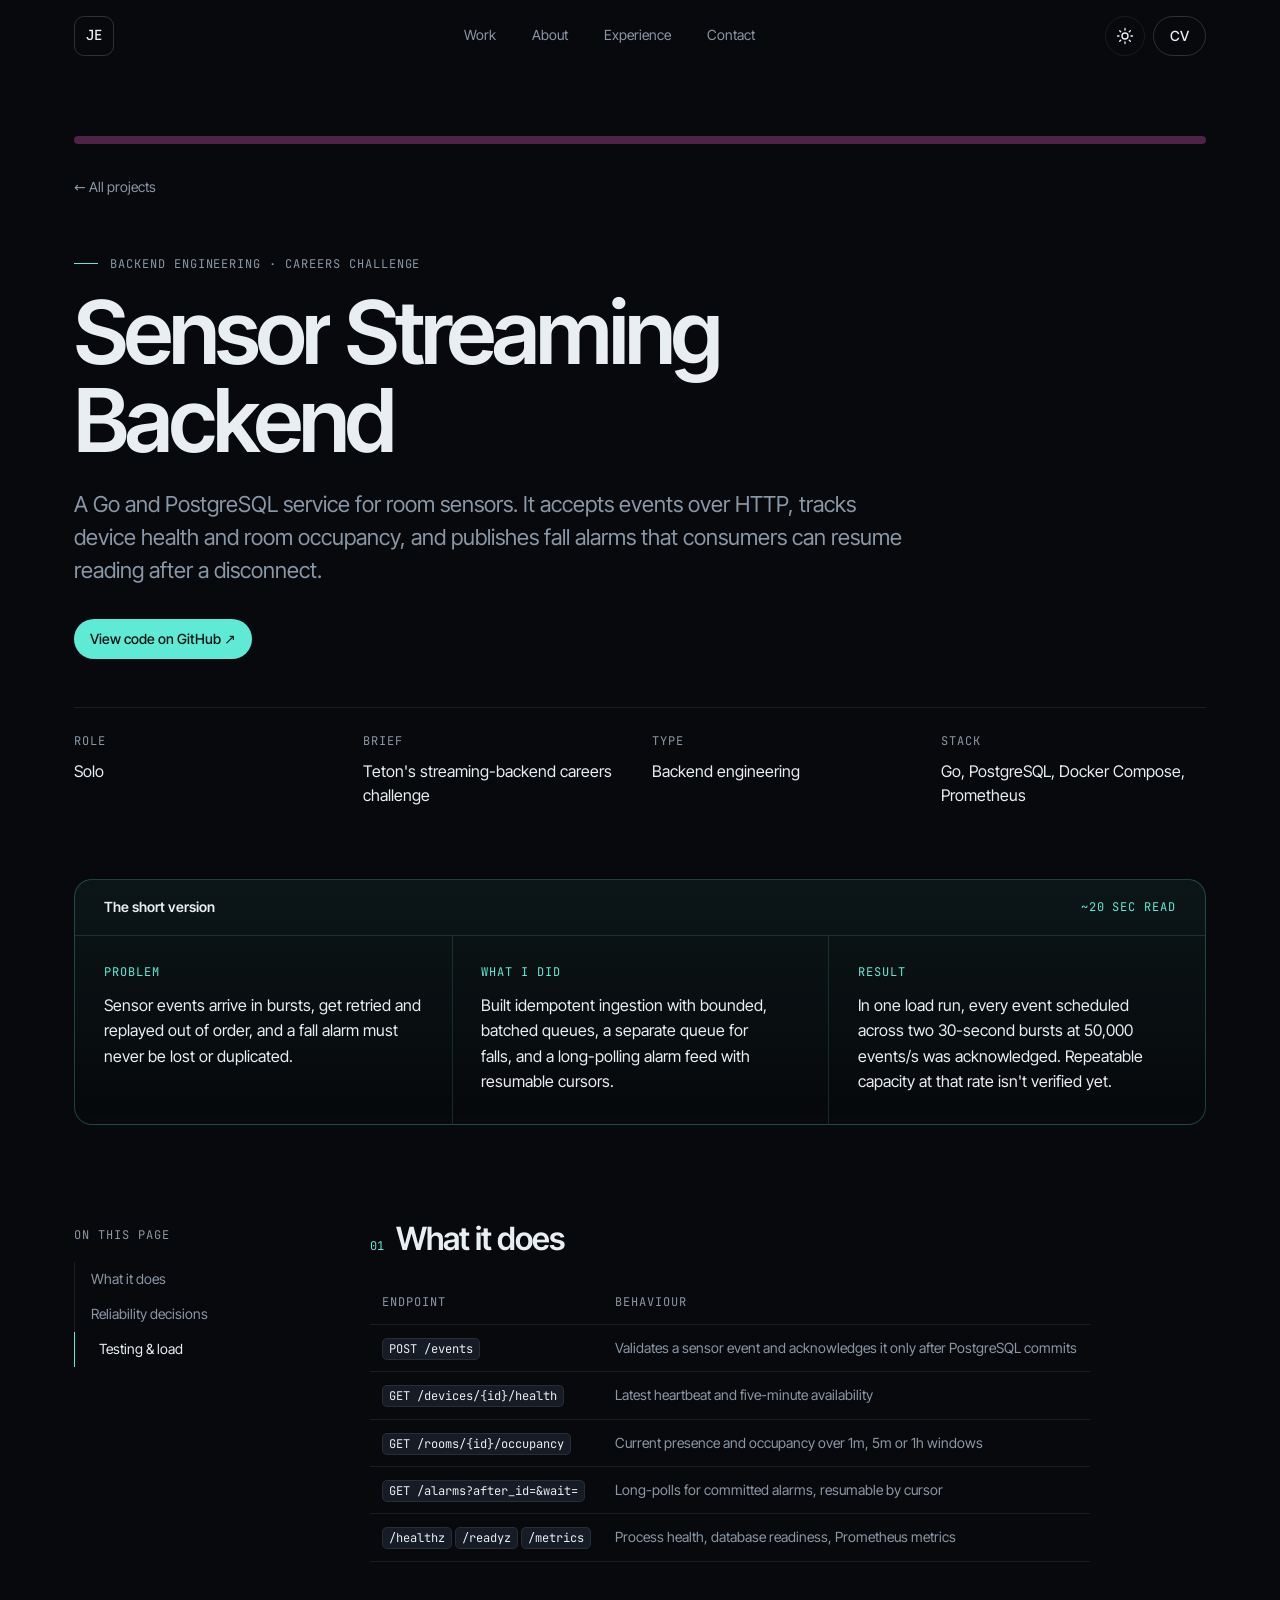
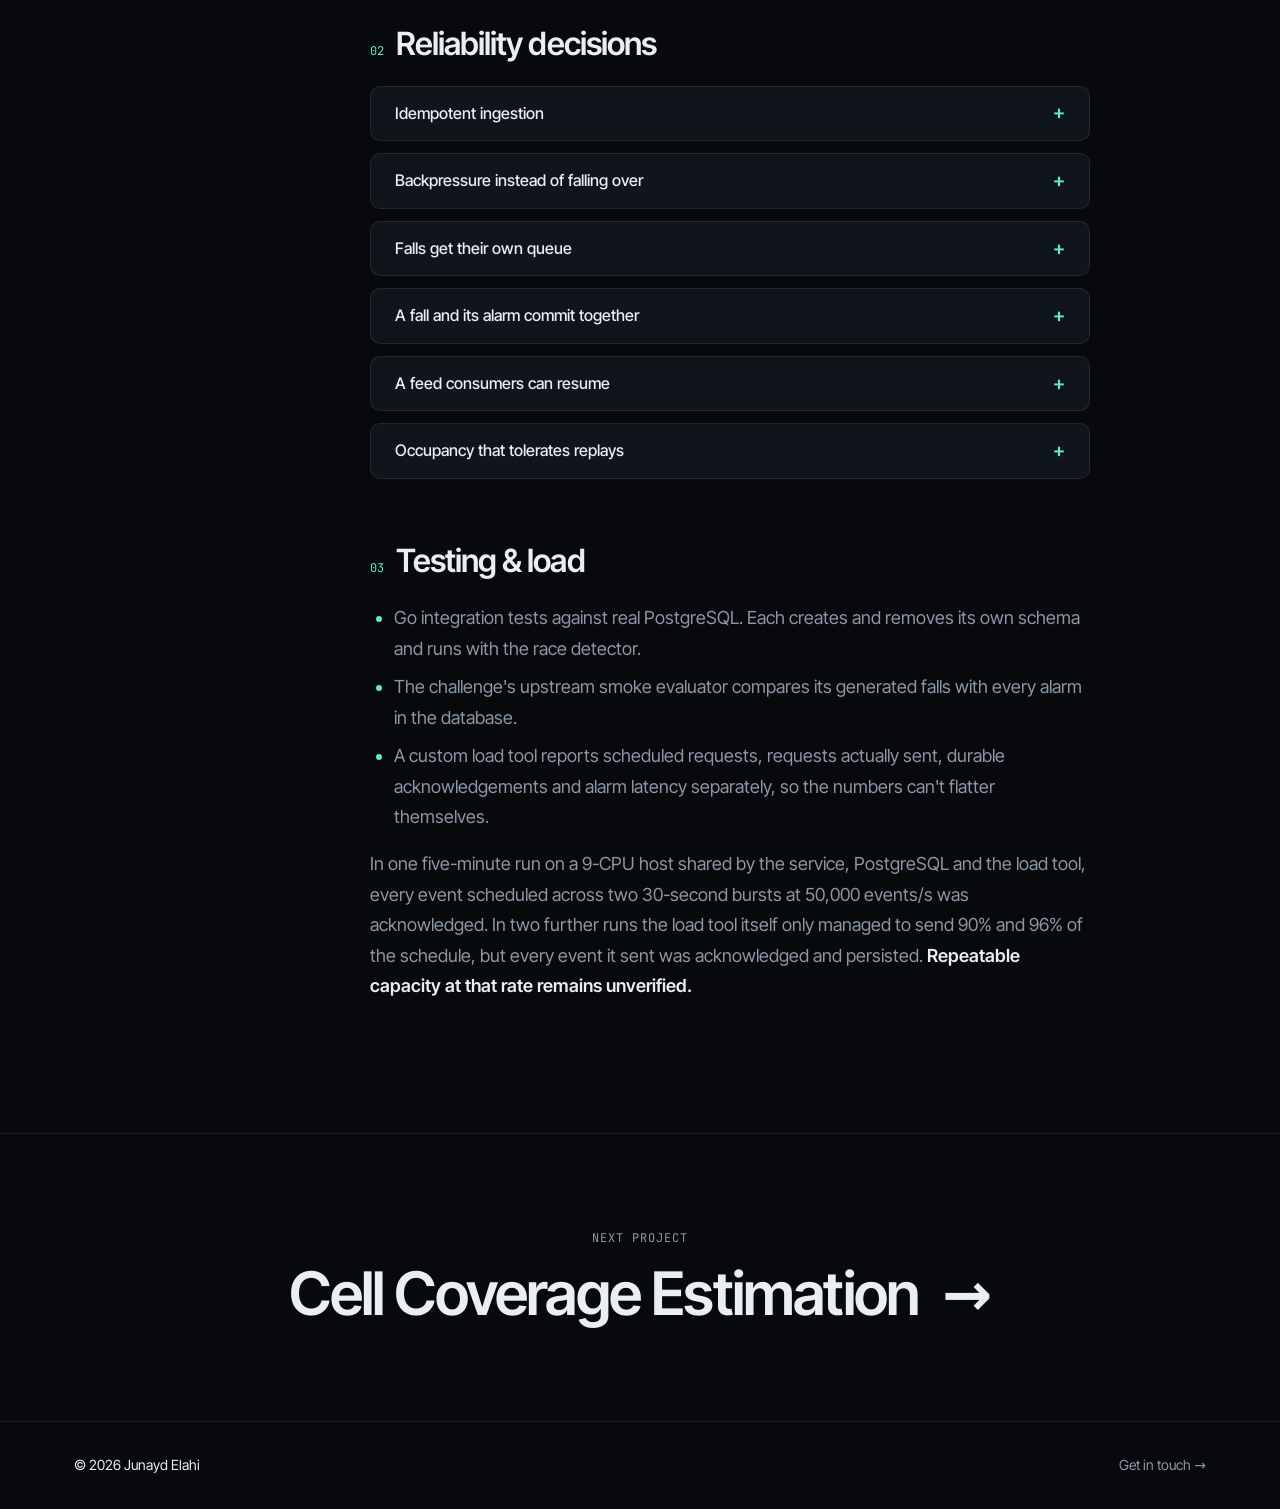
<file: projects/teton-streaming.html>
<!doctype html>
<html lang="en" data-theme="dark">
<head>
  <meta charset="utf-8" />
  <meta name="viewport" content="width=device-width, initial-scale=1" />
  <title>Sensor Streaming Backend | Junayd Elahi</title>
  <meta name="description" content="A Go and PostgreSQL service that ingests room-sensor events, tracks occupancy and device health, and publishes resumable fall alarms." />
  <meta property="og:title" content="Sensor Streaming Backend | Junayd Elahi" />
  <meta property="og:description" content="A Go and PostgreSQL service that ingests room-sensor events, tracks occupancy and device health, and publishes resumable fall alarms." />
  <link rel="canonical" href="https://junaydelahi.dev/projects/teton-streaming.html" />
  <meta name="theme-color" content="#07090c" />
  <meta property="og:url" content="https://junaydelahi.dev/projects/teton-streaming.html" />
  <meta property="og:site_name" content="Junayd Elahi" />
  <meta property="og:type" content="article" />
  <meta property="og:image" content="https://junaydelahi.dev/assets/og/og-teton.png" />
  <meta property="og:image:width" content="1200" />
  <meta property="og:image:height" content="630" />
  <meta property="og:image:alt" content="Sensor Streaming Backend | Junayd Elahi" />
  <meta name="twitter:card" content="summary_large_image" />
  <link rel="icon" href="data:image/svg+xml,<svg xmlns='http://www.w3.org/2000/svg' viewBox='0 0 32 32'><rect width='32' height='32' rx='8' fill='%2307090c'/><path d='M4 17h6l2-5 3 11 3-15 2 9h8' fill='none' stroke='%235eead4' stroke-width='2.4' stroke-linecap='round' stroke-linejoin='round'/></svg>" />
  <link rel="preload" href="../fonts/inter-tight-latin.woff2" as="font" type="font/woff2" crossorigin />
  <link rel="stylesheet" href="../css/style.css" />
  <script>document.documentElement.classList.add('js');try{var t=localStorage.getItem('theme');if(t)document.documentElement.dataset.theme=t;}catch(e){}</script>
  <script type="speculationrules">{"prerender":[{"where":{"href_matches":"/projects/*"},"eagerness":"moderate"}]}</script>
</head>
<body>
  <a class="skip-link" href="#main">Skip to content</a>
  <div class="reading-progress" aria-hidden="true"></div>
  <div class="cursor-glow" aria-hidden="true"></div>

  <header class="nav">
    <a href="../index.html" class="nav__logo" aria-label="JE: Junayd Elahi, home"><span class="nav__mark">JE</span></a>
    <nav class="nav__links" id="navLinks">
      <a href="../index.html#work">Work</a>
      <a href="../index.html#about">About</a>
      <a href="../index.html#experience">Experience</a>
      <a href="../index.html#contact">Contact</a>
    </nav>
    <div class="nav__actions">
      <button class="icon-btn" id="themeToggle" aria-label="Toggle light and dark theme">
        <svg class="i-sun" viewBox="0 0 24 24"><circle cx="12" cy="12" r="4"/><path d="M12 2v2M12 20v2M4.9 4.9l1.4 1.4M17.7 17.7l1.4 1.4M2 12h2M20 12h2M4.9 19.1l1.4-1.4M17.7 6.3l1.4-1.4"/></svg>
        <svg class="i-moon" viewBox="0 0 24 24"><path d="M21 12.8A9 9 0 1 1 11.2 3a7 7 0 0 0 9.8 9.8z"/></svg>
      </button>
      <a class="btn btn--small btn--ghost hide-sm" href="../assets/cv.pdf" target="_blank" rel="noopener">CV</a>
      <button class="icon-btn menu-btn" id="menuBtn" aria-label="Open menu" aria-expanded="false"><span></span><span></span></button>
    </div>
  </header>

  <main id="main">
    <section class="p-hero">
      <div class="container">
        <div class="p-band" style="--c:#4F2346" aria-hidden="true"></div>
        <a href="../index.html#work" class="back-link">&larr; All projects</a>
        <p class="eyebrow" data-reveal>Backend engineering · Careers challenge</p>
        <h1 class="p-hero__title" data-split>Sensor Streaming Backend</h1>
        <p class="p-hero__lede" data-reveal style="--d:.3s">A Go and PostgreSQL service for room sensors. It accepts events over HTTP, tracks device health and room occupancy, and publishes fall alarms that consumers can resume reading after a disconnect.</p>
        <div class="p-actions" data-reveal style="--d:.38s">
          <a class="btn btn--primary btn--small magnetic" href="https://github.com/junayd-elahi/teton-streaming" target="_blank" rel="noopener">View code on GitHub &nearr;</a>
        </div>
        <dl class="p-meta" data-reveal style="--d:.45s">
          <div><dt>Role</dt><dd>Solo</dd></div>
          <div><dt>Brief</dt><dd>Teton's streaming-backend careers challenge</dd></div>
          <div><dt>Type</dt><dd>Backend engineering</dd></div>
          <div><dt>Stack</dt><dd>Go, PostgreSQL, Docker Compose, Prometheus</dd></div>
        </dl>
      </div>
    </section>

    <div class="container">
      <div class="tldr" data-reveal>
        <div class="tldr__head"><strong>The short version</strong><span class="label" style="margin:0">~20 sec read</span></div>
        <div><span class="label">Problem</span><p>Sensor events arrive in bursts, get retried and replayed out of order, and a fall alarm must never be lost or duplicated.</p></div>
        <div><span class="label">What I did</span><p>Built idempotent ingestion with bounded, batched queues, a separate queue for falls, and a long-polling alarm feed with resumable cursors.</p></div>
        <div><span class="label">Result</span><p>In one load run, every event scheduled across two 30-second bursts at 50,000 events/s was acknowledged. Repeatable capacity at that rate isn't verified yet.</p></div>
      </div>

      <div class="p-layout">
        <aside class="toc">
          <span class="label">On this page</span>
          <ol></ol>
        </aside>

        <article class="article">
          <section id="api" data-reveal>
            <h2><span class="num">01</span>What it does</h2>
            <div class="table-wrap"><table>
              <thead><tr><th>Endpoint</th><th>Behaviour</th></tr></thead>
              <tbody>
                <tr><td><code>POST /events</code></td><td>Validates a sensor event and acknowledges it only after PostgreSQL commits</td></tr>
                <tr><td><code>GET /devices/{id}/health</code></td><td>Latest heartbeat and five-minute availability</td></tr>
                <tr><td><code>GET /rooms/{id}/occupancy</code></td><td>Current presence and occupancy over 1m, 5m or 1h windows</td></tr>
                <tr><td><code>GET /alarms?after_id=&amp;wait=</code></td><td>Long-polls for committed alarms, resumable by cursor</td></tr>
                <tr><td><code>/healthz</code> <code>/readyz</code> <code>/metrics</code></td><td>Process health, database readiness, Prometheus metrics</td></tr>
              </tbody>
            </table></div>
          </section>
          <section id="decisions" data-reveal>
            <h2><span class="num">02</span>Reliability decisions</h2>
            <details class="decision">
              <summary>Idempotent ingestion</summary>
              <div><p>An exact retry returns success with <code>duplicate: true</code>. Reusing the same device, sequence and timestamp with <em>different</em> content returns <code>409</code>, so a conflicting replay can't silently overwrite history.</p></div>
            </details>
            <details class="decision">
              <summary>Backpressure instead of falling over</summary>
              <div><p>Ordinary events go through bounded queues and batched writes. If a request waits four seconds for queue space, it gets <code>503</code> with <code>Retry-After</code>.</p></div>
            </details>
            <details class="decision">
              <summary>Falls get their own queue</summary>
              <div><p>A backlog of heartbeats can't fill the queue that fall events need.</p></div>
            </details>
            <details class="decision">
              <summary>A fall and its alarm commit together</summary>
              <div><p>Repeated reports with the same device, room, timestamp and confidence produce one alarm, not several.</p></div>
            </details>
            <details class="decision">
              <summary>A feed consumers can resume</summary>
              <div><p>The live feed follows commit order, and consumers save <code>next_cursor</code> and pass it back after reconnecting. The trade-off: a fall replayed by an offline sensor can appear after a newer fall from the same room.</p></div>
            </details>
            <details class="decision">
              <summary>Occupancy that tolerates replays</summary>
              <div><p>Replayed events correct the window using their original timestamps, and time before the first known state is reported as unknown rather than guessed.</p></div>
            </details>
          </section>
          <section id="testing" data-reveal>
            <h2><span class="num">03</span>Testing &amp; load</h2>
            <ul>
              <li>Go integration tests against real PostgreSQL. Each creates and removes its own schema and runs with the race detector.</li>
              <li>The challenge's upstream smoke evaluator compares its generated falls with every alarm in the database.</li>
              <li>A custom load tool reports scheduled requests, requests actually sent, durable acknowledgements and alarm latency separately, so the numbers can't flatter themselves.</li>
            </ul>
            <p>In one five-minute run on a 9-CPU host shared by the service, PostgreSQL and the load tool, every event scheduled across two 30-second bursts at 50,000 events/s was acknowledged. In two further runs the load tool itself only managed to send 90% and 96% of the schedule, but every event it sent was acknowledged and persisted. <strong>Repeatable capacity at that rate remains unverified.</strong></p>
          </section>

        </article>
      </div>
    </div>

    <a href="cell-coverage.html" class="next-project">
      <span class="label">Next project</span>
      <strong>Cell Coverage Estimation <span aria-hidden="true">&rarr;</span></strong>
    </a>
  </main>

  <footer class="footer">
    <div class="container footer__inner">
      <span>&copy; <span id="year"></span> Junayd Elahi</span>
      <a href="../index.html#contact" class="muted">Get in touch &rarr;</a>
    </div>
  </footer>

  <script src="../js/main.js" defer></script>
  <!-- Cloudflare Web Analytics --><script type='module' src='https://static.cloudflareinsights.com/beacon.min.js' data-cf-beacon='{"token": "f90a17543a4844ba99978f94f0e0077e"}'></script><!-- End Cloudflare Web Analytics -->
</body>
</html>
</file>
<file: css/style.css>
/* Self-hosted fonts (Latin subset from Google Fonts, SIL Open Font License). */
@font-face { font-family: 'Instrument Serif'; font-style: italic; font-weight: 400; font-display: swap; src: url(../fonts/instrument-serif-italic-latin.woff2) format('woff2'); unicode-range: U+0000-00FF, U+0131, U+0152-0153, U+02BB-02BC, U+02C6, U+02DA, U+02DC, U+0304, U+0308, U+0329, U+2000-206F, U+20AC, U+2122, U+2191, U+2193, U+2212, U+2215, U+FEFF, U+FFFD; }
@font-face { font-family: 'Instrument Serif'; font-style: normal; font-weight: 400; font-display: swap; src: url(../fonts/instrument-serif-latin.woff2) format('woff2'); unicode-range: U+0000-00FF, U+0131, U+0152-0153, U+02BB-02BC, U+02C6, U+02DA, U+02DC, U+0304, U+0308, U+0329, U+2000-206F, U+20AC, U+2122, U+2191, U+2193, U+2212, U+2215, U+FEFF, U+FFFD; }
@font-face { font-family: 'Inter Tight'; font-style: normal; font-weight: 400 700; font-display: swap; src: url(../fonts/inter-tight-latin.woff2) format('woff2'); unicode-range: U+0000-00FF, U+0131, U+0152-0153, U+02BB-02BC, U+02C6, U+02DA, U+02DC, U+0304, U+0308, U+0329, U+2000-206F, U+20AC, U+2122, U+2191, U+2193, U+2212, U+2215, U+FEFF, U+FFFD; }
@font-face { font-family: 'JetBrains Mono'; font-style: normal; font-weight: 400 500; font-display: swap; src: url(../fonts/jetbrains-mono-latin.woff2) format('woff2'); unicode-range: U+0000-00FF, U+0131, U+0152-0153, U+02BB-02BC, U+02C6, U+02DA, U+02DC, U+0304, U+0308, U+0329, U+2000-206F, U+20AC, U+2122, U+2191, U+2193, U+2212, U+2215, U+FEFF, U+FFFD; }

/* =========================================================
   PORTFOLIO — main stylesheet
   Everything visual is driven by the tokens in :root.
   Type and spacing use fixed scales: reach for a token, not a raw number.
   ========================================================= */

:root {
  /* ---- Colour (swap the accent pair to rebrand) ---- */
  --accent: #5eead4;
  --accent-rgb: 94, 234, 212;
  --bg: #07090c;
  --bg-alt: #0b0f14;
  --surface: #10151c;
  --surface-2: #151c25;
  --line: rgba(255, 255, 255, 0.08);
  --line-strong: rgba(255, 255, 255, 0.16);
  --text: #e9eef3;
  --muted: #8a97a6;
  --on-accent: #04120f;

  /* ---- Fonts ---- */
  --font-sans: "Inter Tight", system-ui, -apple-system, "Segoe UI", sans-serif;
  --font-serif: "Instrument Serif", Georgia, serif;
  --font-mono: "JetBrains Mono", ui-monospace, Menlo, monospace;

  /* ---- Type scale (8 steps + 2 display sizes) ----
     label   12  mono, uppercase metadata
     sm      14  UI text: buttons, chips, nav, captions, footer
     base    16  secondary body: card text, lists, tables
     md      18  primary reading text: prose, articles (16 on phones)
     lg      18→22 ledes and intros
     h4      20  card / item titles
     h3      24→32 feature titles, article headings, quotes
     h2      36→60 section titles
     display 56→136 the hero name
     display-2 44→88 project titles, contact heading */
  --fs-label: 12px;
  --fs-sm: 14px;
  --fs-base: 16px;
  --fs-md: 18px;
  --fs-lg: clamp(18px, 15px + .55vw, 22px);
  --fs-h4: 20px;
  --fs-h3: clamp(24px, 1.2rem + 1.2vw, 32px);
  --fs-h2: clamp(36px, 1.6rem + 3vw, 60px);
  --fs-display: clamp(56px, 2rem + 8.5vw, 136px);
  --fs-display-2: clamp(44px, 1.8rem + 5vw, 88px);

  --lh-display: .95;
  --lh-heading: 1.12;
  --lh-snug: 1.35;
  --lh-body: 1.6;

  --tr-display: -.045em;
  --tr-heading: -.03em;
  --tr-title: -.015em;
  --tr-label: .08em;

  /* ---- Spacing scale (4px base) ---- */
  --s-1: 4px;
  --s-2: 8px;
  --s-3: 12px;
  --s-4: 16px;
  --s-5: 24px;
  --s-6: 32px;
  --s-7: 48px;
  --s-8: 64px;
  --s-9: 96px;

  /* Semantic spacing */
  --gutter: 24px;                              /* page side padding */
  --section-y: clamp(96px, 5rem + 4vw, 144px); /* vertical rhythm between sections */
  --head-gap: var(--s-7);                      /* section heading → content */
  --grid-gap: var(--s-5);                      /* gap between cards/panels */
  --pad: clamp(20px, 1rem + 1vw, 32px);        /* inner padding of every panel */

  --radius: 18px;
  --radius-sm: 10px;
  --ease: cubic-bezier(.22, 1, .36, 1);
  --container: 1180px;
  --nav-h: 72px;
}

:root[data-theme="light"] {
  --accent: #0f9488;
  --accent-rgb: 15, 148, 136;
  --bg: #f5f5f0;
  --bg-alt: #ecece5;
  --surface: #ffffff;
  --surface-2: #f7f7f3;
  --line: rgba(10, 20, 30, 0.09);
  --line-strong: rgba(10, 20, 30, 0.18);
  --text: #0c1116;
  --muted: #5b6672;
  --on-accent: #ffffff;
}

/* ---------- Base ---------- */
*, *::before, *::after { box-sizing: border-box; }
html { scroll-behavior: smooth; scroll-padding-top: calc(var(--nav-h) + var(--s-4)); -webkit-text-size-adjust: 100%; }
body {
  margin: 0;
  background: var(--bg);
  color: var(--text);
  font-family: var(--font-sans);
  font-size: var(--fs-base);
  line-height: var(--lh-body);
  -webkit-font-smoothing: antialiased;
  overflow-x: hidden;
  transition: background .4s var(--ease), color .4s var(--ease);
}
h1, h2, h3, h4 { font-weight: 600; line-height: var(--lh-heading); letter-spacing: var(--tr-title); margin: 0; text-wrap: balance; }
p { text-wrap: pretty; }
strong { font-weight: 600; }
img { max-width: 100%; display: block; }
a { color: inherit; text-decoration: none; }
button { font: inherit; color: inherit; background: none; border: 0; cursor: pointer; }
::selection { background: rgba(var(--accent-rgb), .3); }
:focus-visible { outline: 2px solid var(--accent); outline-offset: 3px; border-radius: 6px; }

.container { width: 100%; max-width: var(--container); margin: 0 auto; padding: 0 var(--gutter); }
.muted { color: var(--muted); }
.serif { font-family: var(--font-serif); font-style: italic; font-weight: 400; letter-spacing: 0; }

/* One label style for all mono metadata */
.label, .eyebrow, .cover__tag, .facts dt {
  font-family: var(--font-mono);
  font-size: var(--fs-label);
  line-height: var(--lh-snug);
  font-weight: 400;
  letter-spacing: var(--tr-label);
  text-transform: uppercase;
  color: var(--muted);
}
.eyebrow { display: inline-flex; align-items: center; gap: var(--s-3); margin: 0 0 var(--s-4); }
.eyebrow::before { content: ""; width: 24px; height: 1px; background: var(--accent); }

/* ---------- Scroll progress + cursor glow ---------- */
.scroll-progress, .reading-progress {
  position: fixed; inset: 0 0 auto 0; height: 2px; z-index: 100;
  background: var(--accent);
  transform-origin: 0 50%; transform: scaleX(0);
  box-shadow: 0 0 12px rgba(var(--accent-rgb), .7);
}
.cursor-glow {
  position: fixed; left: 0; top: 0; width: 520px; height: 520px; z-index: 0;
  border-radius: 50%; pointer-events: none;
  background: radial-gradient(circle, rgba(var(--accent-rgb), .07), transparent 65%);
  opacity: 0; transition: opacity .4s;
}
body.has-pointer .cursor-glow { opacity: 1; }

/* ---------- Nav ---------- */
.nav {
  position: fixed; inset: 0 0 auto 0; z-index: 50;
  height: var(--nav-h);
  display: flex; align-items: center; justify-content: space-between;
  padding: 0 max(var(--gutter), calc((100vw - var(--container)) / 2 + var(--gutter)));
  transition: background .3s, border-color .3s, transform .4s var(--ease);
  border-bottom: 1px solid transparent;
}
.nav.is-scrolled {
  background: color-mix(in srgb, var(--bg) 78%, transparent);
  backdrop-filter: blur(14px) saturate(140%);
  -webkit-backdrop-filter: blur(14px) saturate(140%);
  border-color: var(--line);
}
.nav.is-hidden { transform: translateY(-100%); }
.nav__mark {
  display: inline-grid; place-items: center; width: 40px; height: 40px;
  font-family: var(--font-mono); font-weight: 500; font-size: var(--fs-sm);
  border: 1px solid var(--line-strong); border-radius: var(--radius-sm);
  transition: border-color .3s, color .3s;
}
.nav__logo:hover .nav__mark { border-color: var(--accent); color: var(--accent); }
.nav__links { display: flex; gap: var(--s-1); }
.nav__links a {
  position: relative; padding: var(--s-2) var(--s-4); font-size: var(--fs-sm); color: var(--muted);
  border-radius: 999px; transition: color .25s;
}
.nav__links a:hover, .nav__links a.is-active { color: var(--text); }
.nav__links a::after {
  content: ""; position: absolute; left: 50%; bottom: 2px; width: 4px; height: 4px;
  border-radius: 50%; background: var(--accent);
  transform: translateX(-50%) scale(0); transition: transform .3s var(--ease);
}
.nav__links a.is-active::after { transform: translateX(-50%) scale(1); }
.nav__actions { display: flex; align-items: center; gap: var(--s-2); }

.icon-btn {
  width: 40px; height: 40px; display: grid; place-items: center;
  border: 1px solid var(--line); border-radius: 50%;
  transition: border-color .25s;
}
.icon-btn:hover { border-color: var(--line-strong); }
.icon-btn svg { width: 18px; height: 18px; fill: none; stroke: currentColor; stroke-width: 1.8; stroke-linecap: round; }
.i-moon { display: none; }
[data-theme="light"] .i-sun { display: none; }
[data-theme="light"] .i-moon { display: block; }
.menu-btn { display: none; position: relative; }
.menu-btn span {
  position: absolute; left: 12px; right: 12px; height: 1.5px; background: currentColor;
  transition: transform .35s var(--ease);
}
.menu-btn span:first-child { transform: translateY(-3px); }
.menu-btn span:last-child { transform: translateY(3px); }
.menu-open .menu-btn span:first-child { transform: rotate(45deg); }
.menu-open .menu-btn span:last-child { transform: rotate(-45deg); }

/* ---------- Buttons (two heights: 48 default, 40 small) ---------- */
.btn {
  display: inline-flex; align-items: center; justify-content: center; gap: var(--s-2);
  height: 48px; padding: 0 var(--s-5); border-radius: 999px;
  font-weight: 500; font-size: var(--fs-sm); line-height: 1;
  transition: background .3s, color .3s, border-color .3s, box-shadow .3s, transform .3s var(--ease);
  will-change: transform;
}
.btn svg { width: 16px; height: 16px; fill: none; stroke: currentColor; stroke-width: 2; stroke-linecap: round; stroke-linejoin: round; transition: transform .3s var(--ease); }
.btn--primary { background: var(--accent); color: var(--on-accent); }
.btn--primary:hover { box-shadow: 0 10px 40px -8px rgba(var(--accent-rgb), .6); }
.btn--primary:hover svg { transform: translateY(2px); }
.btn--ghost { border: 1px solid var(--line-strong); }
.btn--ghost:hover { border-color: var(--text); }
.btn--small { height: 40px; padding: 0 var(--s-4); }
.btn--icon { width: 48px; padding: 0; border: 1px solid var(--line-strong); }
.btn--icon:hover { border-color: var(--text); }
.btn svg.fill { fill: currentColor; stroke: none; width: 18px; height: 18px; }

/* ---------- Hero ---------- */
.hero {
  position: relative; min-height: 100svh;
  display: flex; align-items: center;
  padding: calc(var(--nav-h) + var(--s-7)) 0 260px;
  overflow: hidden;
}
.hero__grid {
  position: absolute; inset: 0;
  background-image:
    linear-gradient(var(--line) 1px, transparent 1px),
    linear-gradient(90deg, var(--line) 1px, transparent 1px);
  background-size: 56px 56px;
  mask-image: radial-gradient(ellipse 70% 60% at 50% 40%, #000 30%, transparent 75%);
  -webkit-mask-image: radial-gradient(ellipse 70% 60% at 50% 40%, #000 30%, transparent 75%);
  opacity: .6;
}
.ecg { position: absolute; left: 0; width: 100%; height: 150px; bottom: 96px; overflow: visible; pointer-events: none; }
.ecg path { fill: none; stroke-linecap: round; stroke-linejoin: round; }
.ecg__base { stroke: var(--line-strong); stroke-width: 1.2; }
.ecg__pulse { stroke: var(--accent); stroke-width: 2; filter: drop-shadow(0 0 6px rgba(var(--accent-rgb), .9)); }
.hero__inner { position: relative; z-index: 1; }
.hero__title {
  margin: 0 0 var(--s-5);
  font-size: var(--fs-display);
  line-height: var(--lh-display); letter-spacing: var(--tr-display);
}
.hero__title .word, .p-hero__title .word { display: inline-block; overflow: hidden; vertical-align: bottom; padding-bottom: .08em; margin-bottom: -.08em; }
.hero__title .word > span, .p-hero__title .word > span {
  display: inline-block; transform: translateY(105%);
  animation: rise 1.1s var(--ease) forwards;
  animation-delay: calc(var(--i) * 90ms + 150ms);
}
@keyframes rise { to { transform: translateY(0); } }
.hero__lede { max-width: 38em; font-size: var(--fs-lg); line-height: 1.5; color: var(--muted); margin: 0 0 var(--s-6); }
.accent { color: var(--accent); }
.hero__cta { display: flex; flex-wrap: wrap; gap: var(--s-3); }

.pulse-dot { position: relative; width: 8px; height: 8px; border-radius: 50%; background: var(--accent); flex-shrink: 0; }
.pulse-dot::after {
  content: ""; position: absolute; inset: 0; border-radius: 50%; background: var(--accent);
  animation: ping 1.8s cubic-bezier(0, 0, .2, 1) infinite;
}
@keyframes ping { 75%, 100% { transform: scale(2.6); opacity: 0; } }
.hero__eyebrow {
  margin-bottom: var(--s-5);
  padding: var(--s-2) var(--s-4) var(--s-2) var(--s-3); border: 1px solid var(--line); border-radius: 999px;
  background: color-mix(in srgb, var(--surface) 60%, transparent);
  text-transform: none; letter-spacing: 0;
  opacity: 0; animation: fade .8s var(--ease) .05s forwards;
}
.hero__eyebrow::before { display: none; }
@keyframes fade { to { opacity: 1; } }

.scroll-cue {
  position: absolute; left: 50%; bottom: 36px; transform: translateX(-50%);
  width: 26px; height: 42px; border: 1.5px solid var(--line-strong); border-radius: 14px; z-index: 1;
}
.scroll-cue span {
  position: absolute; left: 50%; top: 8px; width: 3px; height: 8px; margin-left: -1.5px;
  border-radius: 2px; background: var(--accent);
  animation: cue 1.8s var(--ease) infinite;
}
@keyframes cue { 0% { transform: translateY(0); opacity: 0; } 30% { opacity: 1; } 100% { transform: translateY(14px); opacity: 0; } }

/* ---------- At a glance ---------- */
.glance { position: relative; z-index: 1; margin-top: calc(var(--s-4) * -1); }
.glance__grid {
  display: grid; grid-template-columns: repeat(4, 1fr);
  border: 1px solid var(--line); border-radius: var(--radius);
  background: var(--surface); overflow: hidden;
}
.glance__item { display: flex; flex-direction: column; gap: var(--s-1); padding: var(--pad); border-left: 1px solid var(--line); }
.glance__item:first-child { border-left: 0; }
.glance__item .label { margin-bottom: var(--s-2); }
.glance__item strong { font-size: var(--fs-h4); line-height: var(--lh-snug); letter-spacing: var(--tr-title); }
.glance__item .muted { font-size: var(--fs-sm); line-height: var(--lh-snug); }

/* ---------- Sections ---------- */
.section { position: relative; padding: var(--section-y) 0; }
.section--alt { background: var(--bg-alt); }
.section__head { display: flex; justify-content: space-between; align-items: flex-end; gap: var(--s-4) var(--s-7); margin-bottom: var(--head-gap); flex-wrap: wrap; }
.section__title { font-size: var(--fs-h2); line-height: 1.05; letter-spacing: var(--tr-heading); }
.section__intro { max-width: 26em; margin: 0; font-size: var(--fs-base); }

/* ---------- Filters ---------- */
.filters { display: flex; flex-wrap: wrap; gap: var(--s-2); margin-bottom: var(--s-6); }
.chip {
  height: 40px; padding: 0 var(--s-4); border: 1px solid var(--line); border-radius: 999px;
  font-size: var(--fs-sm); color: var(--muted);
  transition: color .25s, border-color .25s, background .25s;
}
.chip:hover { color: var(--text); border-color: var(--line-strong); }
.chip.is-active { background: var(--text); color: var(--bg); border-color: var(--text); }

/* ---------- Project cards ---------- */
.projects { display: grid; grid-template-columns: repeat(3, 1fr); gap: var(--grid-gap); }
.card {
  --mx: 50%; --my: 50%;
  position: relative; display: flex; flex-direction: column;
  border-radius: var(--radius); background: var(--surface);
  border: 1px solid var(--line);
  transition: transform .5s var(--ease), border-color .3s, opacity .4s, box-shadow .5s var(--ease);
  isolation: isolate;
}
.card::before {
  content: ""; position: absolute; inset: -1px; border-radius: inherit; z-index: -1;
  background: radial-gradient(420px circle at var(--mx) var(--my), rgba(var(--accent-rgb), .14), transparent 45%);
  opacity: 0; transition: opacity .4s;
}
.card::after {
  content: ""; position: absolute; inset: -1px; border-radius: inherit; padding: 1px; pointer-events: none;
  background: radial-gradient(300px circle at var(--mx) var(--my), rgba(var(--accent-rgb), .8), transparent 50%);
  -webkit-mask: linear-gradient(#000 0 0) content-box, linear-gradient(#000 0 0);
  -webkit-mask-composite: xor; mask-composite: exclude;
  opacity: 0; transition: opacity .4s;
}
.card:hover { transform: translateY(-6px); box-shadow: 0 30px 60px -30px rgba(0,0,0,.5); }
.card:hover::before, .card:hover::after { opacity: 1; }
.card__link { position: absolute; inset: 0; z-index: 2; border-radius: inherit; }
.card__media { aspect-ratio: 16 / 10; overflow: hidden; border-radius: calc(var(--radius) - 1px) calc(var(--radius) - 1px) 0 0; }
.card__media img, .card__media .media-ph { width: 100%; height: 100%; object-fit: cover; transition: transform .8s var(--ease); }
.card:hover .card__media img, .card:hover .card__media .media-ph { transform: scale(1.04); }
.card__body { display: flex; flex-direction: column; gap: var(--s-3); padding: var(--pad); flex: 1; }
.card__meta { display: flex; flex-wrap: wrap; gap: var(--s-2); font-family: var(--font-mono); font-size: var(--fs-label); line-height: var(--lh-snug); color: var(--muted); }
.card__title { font-size: var(--fs-h4); line-height: 1.25; }
.card__summary { margin: 0; color: var(--muted); font-size: var(--fs-base); }
.card__outcome { margin: 0; font-size: var(--fs-sm); line-height: 1.5; padding: var(--s-3) var(--s-4); border-radius: var(--radius-sm); background: rgba(var(--accent-rgb), .07); border: 1px solid rgba(var(--accent-rgb), .15); }
.card__outcome .label { color: var(--accent); margin-right: var(--s-2); }
.card__foot { margin-top: auto; padding-top: var(--s-2); display: flex; align-items: center; justify-content: space-between; gap: var(--s-3); }
.card__cta { display: inline-flex; align-items: center; gap: var(--s-2); font-size: var(--fs-sm); font-weight: 500; transition: color .3s; }
.card__cta svg { width: 16px; height: 16px; fill: none; stroke: currentColor; stroke-width: 2; stroke-linecap: round; stroke-linejoin: round; transition: transform .35s var(--ease); }
.card:hover .card__cta { color: var(--accent); }
.card:hover .card__cta svg { transform: translateX(5px); }
.card__ext {
  position: relative; z-index: 3;
  font-family: var(--font-mono); font-size: var(--fs-label); color: var(--muted);
  padding: var(--s-1) var(--s-3); border: 1px solid var(--line); border-radius: var(--radius-sm);
  transition: color .25s, border-color .25s, background .25s;
}
.card__ext:hover { color: var(--text); border-color: var(--line-strong); background: var(--surface-2); }

.card--feature { grid-column: span 2; grid-row: span 2; }
.card--feature .card__media { aspect-ratio: auto; flex: 1 1 auto; min-height: 300px; }
.card--feature .card__body { flex: 0 0 auto; gap: var(--s-4); }
.card--feature .card__title { font-size: var(--fs-h3); letter-spacing: var(--tr-heading); }
.card--feature .card__summary { font-size: var(--fs-md); }

.card.is-filtered { display: none; }
.card.is-entering { animation: cardIn .5s var(--ease) both; }
@keyframes cardIn { from { opacity: 0; transform: translateY(14px) scale(.98); } }

.tags { display: flex; flex-wrap: wrap; gap: var(--s-2); margin: 0; padding: 0; list-style: none; }
.tags li { font-family: var(--font-mono); font-size: var(--fs-label); line-height: var(--lh-snug); padding: var(--s-1) var(--s-2); border-radius: 6px; background: var(--surface-2); border: 1px solid var(--line); color: var(--muted); }

/* Image placeholder (kept for future use) */
.media-ph {
  display: grid; place-items: center; text-align: center;
  font-family: var(--font-mono); font-size: var(--fs-label); color: var(--muted);
  background: radial-gradient(circle at 30% 20%, rgba(var(--accent-rgb), .18), transparent 55%), repeating-linear-gradient(135deg, transparent 0 14px, var(--line) 14px 15px), var(--surface-2);
}

/* ---------- Project cover art ---------- */
.cover {
  position: relative; width: 100%; height: 100%; overflow: hidden;
  display: flex; flex-direction: column; justify-content: space-between;
  padding: var(--pad);
  background:
    radial-gradient(120% 90% at 100% 0%, rgba(var(--accent-rgb), .22), transparent 55%),
    radial-gradient(80% 80% at 0% 100%, rgba(var(--accent-rgb), .08), transparent 60%),
    var(--surface-2);
  transition: transform .8s var(--ease);
}
.card:hover .cover { transform: scale(1.03); }
.cover::before { content: ""; position: absolute; inset: 0; opacity: .55; pointer-events: none; }
.cover--grid::before {
  background-image: linear-gradient(var(--line-strong) 1px, transparent 1px), linear-gradient(90deg, var(--line-strong) 1px, transparent 1px);
  background-size: 28px 28px;
  mask-image: linear-gradient(135deg, transparent 20%, #000 90%); -webkit-mask-image: linear-gradient(135deg, transparent 20%, #000 90%);
}
.cover--lines::before {
  background-image: repeating-linear-gradient(0deg, transparent 0 23px, var(--line-strong) 23px 24px);
  mask-image: linear-gradient(90deg, transparent, #000 70%); -webkit-mask-image: linear-gradient(90deg, transparent, #000 70%);
}
.cover--bars::before {
  background-image: repeating-linear-gradient(90deg, rgba(var(--accent-rgb), .22) 0 3px, transparent 3px 11px, rgba(var(--accent-rgb), .1) 11px 13px, transparent 13px 26px);
  mask-image: linear-gradient(0deg, #000, transparent 75%); -webkit-mask-image: linear-gradient(0deg, #000, transparent 75%);
}
.cover--rings::before {
  background-image: repeating-radial-gradient(circle at 85% 20%, transparent 0 18px, var(--line-strong) 18px 19px);
  mask-image: radial-gradient(circle at 85% 20%, #000, transparent 70%); -webkit-mask-image: radial-gradient(circle at 85% 20%, #000, transparent 70%);
}
.cover--stream::before {
  background-image: repeating-linear-gradient(90deg, rgba(var(--accent-rgb), .45) 0 14px, transparent 14px 44px);
  mask-image: repeating-linear-gradient(0deg, #000 0 2px, transparent 2px 16px);
  -webkit-mask-image: repeating-linear-gradient(0deg, #000 0 2px, transparent 2px 16px);
  animation: stream 3s linear infinite;
}
@keyframes stream { from { background-position: 0 0; } to { background-position: 44px 0; } }
.cover--dots::before {
  background-image: radial-gradient(circle, rgba(var(--accent-rgb), .45) 1.5px, transparent 2px);
  background-size: 18px 18px;
  mask-image: radial-gradient(circle at 80% 30%, #000, transparent 65%); -webkit-mask-image: radial-gradient(circle at 80% 30%, #000, transparent 65%);
}
.cover__tag {
  position: relative; align-self: flex-start;
  padding: var(--s-1) var(--s-3); border-radius: 6px; border: 1px solid var(--line-strong);
  background: color-mix(in srgb, var(--bg) 55%, transparent);
}
.cover__stat { position: relative; display: flex; flex-direction: column; gap: var(--s-2); }
.cover__stat strong {
  font-size: var(--fs-h2); line-height: var(--lh-display); letter-spacing: var(--tr-display); font-weight: 600;
  background: linear-gradient(180deg, var(--text), color-mix(in srgb, var(--text) 55%, var(--accent)));
  -webkit-background-clip: text; background-clip: text; color: transparent;
}
.cover__stat strong small { font-size: .45em; letter-spacing: 0; margin-left: var(--s-1); }
.cover__stat span { font-size: var(--fs-sm); line-height: var(--lh-snug); color: var(--muted); max-width: 30ch; }
.card--feature .cover__stat strong { font-size: var(--fs-display); }
.card--feature .cover__stat span { font-size: var(--fs-base); }

/* ---------- About ---------- */
.about { display: grid; grid-template-columns: 5fr 7fr; gap: var(--s-9); align-items: start; }
.about__text .section__title { margin-bottom: var(--s-6); }
.prose p { margin: 0 0 var(--s-4); color: var(--muted); font-size: var(--fs-md); line-height: 1.65; }
.offwork { margin-top: var(--s-7); padding: var(--pad); border: 1px solid var(--line); border-radius: var(--radius); background: var(--surface); }
.offwork .subhead { margin: 0 0 var(--s-3); }
.offwork__intro { margin: 0 0 var(--s-5); color: var(--muted); font-size: var(--fs-base); }
.hobbies { list-style: none; margin: 0; padding: 0; display: flex; flex-wrap: wrap; gap: var(--s-2); }
.hobbies li {
  display: inline-flex; align-items: center; gap: var(--s-2);
  height: 40px; padding: 0 var(--s-4) 0 var(--s-3); border-radius: 999px;
  border: 1px solid var(--line-strong); background: var(--surface-2);
  font-size: var(--fs-sm); color: var(--text);
  transition: border-color .3s, transform .3s var(--ease);
}
.hobbies li:hover { border-color: rgba(var(--accent-rgb), .6); transform: translateY(-2px); }
.hobbies svg { width: 18px; height: 18px; fill: none; stroke: var(--accent); stroke-width: 1.6; stroke-linecap: round; stroke-linejoin: round; flex-shrink: 0; }
.facts { margin: var(--s-7) 0 0; border-top: 1px solid var(--line); }
.facts div { display: grid; grid-template-columns: 160px 1fr; gap: var(--s-5); padding: var(--s-4) 0; border-bottom: 1px solid var(--line); }
.facts dt { padding-top: 3px; }
.facts dd { margin: 0; font-size: var(--fs-base); }

.profile {
  position: sticky; top: calc(var(--nav-h) + var(--s-5));
  border: 1px solid var(--line); border-radius: var(--radius); background: var(--surface); overflow: hidden;
}
.profile__mono, .profile__photo { aspect-ratio: 1 / 1; width: 100%; object-fit: cover; }
.profile__mono {
  position: relative; display: grid; place-items: center; overflow: hidden;
  background:
    radial-gradient(circle at 30% 25%, rgba(var(--accent-rgb), .3), transparent 55%),
    repeating-radial-gradient(circle at 50% 50%, transparent 0 22px, var(--line) 22px 23px),
    var(--surface-2);
}
.profile__mono span { font-size: clamp(96px, 12vw, 160px); font-weight: 600; line-height: 1; letter-spacing: var(--tr-display); color: var(--text); }
.profile__body { display: flex; flex-direction: column; gap: var(--s-1); padding: var(--pad); border-bottom: 1px solid var(--line); }
.profile__body strong { font-size: var(--fs-h4); line-height: var(--lh-snug); letter-spacing: var(--tr-title); }
.profile__body .muted { font-size: var(--fs-sm); }
.profile__status { display: inline-flex; align-items: center; gap: var(--s-3); margin-top: var(--s-2); font-size: var(--fs-sm); }
.profile__links { list-style: none; margin: 0; padding: 0; }
.profile__links a { display: flex; justify-content: space-between; padding: var(--s-4) var(--pad); border-bottom: 1px solid var(--line); font-size: var(--fs-sm); color: var(--muted); transition: color .25s, background .25s, padding .3s var(--ease); }
.profile__links li:last-child a { border-bottom: 0; }
.profile__links a:hover { color: var(--text); background: var(--surface-2); padding-left: calc(var(--pad) + 6px); }
.profile__links a span { color: var(--accent); }

/* ---------- Timeline ---------- */
.timeline { position: relative; list-style: none; margin: 0; padding: 0 0 0 var(--s-6); }
.timeline::before, .timeline__fill {
  content: ""; position: absolute; left: 5px; top: 8px; bottom: 8px; width: 1px; background: var(--line-strong);
}
.timeline__fill { background: var(--accent); box-shadow: 0 0 10px rgba(var(--accent-rgb), .7); transform-origin: top; transform: scaleY(var(--p, 0)); }
.timeline__item { position: relative; display: grid; grid-template-columns: 200px 1fr; gap: var(--s-5); padding: 0 0 var(--s-7); }
.timeline__item:last-child { padding-bottom: 0; }
.timeline__item::before {
  content: ""; position: absolute; left: calc(var(--s-6) * -1); top: 7px; width: 11px; height: 11px; border-radius: 50%;
  background: var(--bg); border: 1.5px solid var(--line-strong); transition: border-color .4s, background .4s, box-shadow .4s;
}
.timeline__item.is-lit::before { border-color: var(--accent); background: var(--accent); box-shadow: 0 0 0 5px rgba(var(--accent-rgb), .15); }
.timeline__date { font-family: var(--font-mono); font-size: var(--fs-label); letter-spacing: .02em; color: var(--muted); padding-top: 4px; }
.timeline__item h3 { margin: 0 0 var(--s-3); font-size: var(--fs-h4); line-height: var(--lh-snug); }
.timeline__item h3 .muted { font-weight: 500; }
.timeline__item p { margin: 0; color: var(--muted); }
.timeline__item p.timeline__lead { color: var(--text); margin-bottom: var(--s-3); }
.timeline__item ul { margin: 0; padding-left: 18px; list-style: disc; }
.timeline__item li { color: var(--muted); margin-bottom: var(--s-2); }
.timeline__item li:last-child { margin-bottom: 0; }
.timeline__item li::marker { color: var(--accent); }
.timeline__item li strong { color: var(--text); }
.inline-link { color: var(--text); border-bottom: 1px solid rgba(var(--accent-rgb), .5); transition: border-color .25s, color .25s; }
.inline-link:hover { color: var(--accent); border-color: var(--accent); }

/* ---------- References ---------- */
.quotes { display: grid; grid-template-columns: 1fr 1fr; gap: var(--grid-gap); }
.quote {
  margin: 0; padding: var(--pad); border-radius: var(--radius); border: 1px solid var(--line); background: var(--surface);
  display: flex; flex-direction: column; justify-content: space-between; gap: var(--s-6); position: relative; overflow: hidden;
}
.quote::before {
  content: "\201C"; position: absolute; right: var(--s-5); top: -30px; font-family: var(--font-serif); font-size: 200px; line-height: 1;
  color: rgba(var(--accent-rgb), .12);
}
.quote blockquote { margin: 0; font-family: var(--font-serif); font-size: var(--fs-h3); line-height: 1.3; position: relative; }
.quote figcaption { display: flex; flex-direction: column; gap: 2px; font-size: var(--fs-sm); padding-top: var(--s-4); border-top: 1px solid var(--line); }

/* ---------- Skills + certifications ---------- */
.skills { display: grid; grid-template-columns: repeat(3, 1fr); gap: var(--grid-gap); }
.skills__group { padding: var(--pad); border: 1px solid var(--line); border-radius: var(--radius); background: var(--surface); transition: border-color .3s, transform .4s var(--ease); }
.skills__group:hover { border-color: rgba(var(--accent-rgb), .4); transform: translateY(-4px); }
.skills__group h3 { display: flex; align-items: center; gap: var(--s-3); margin: 0 0 var(--s-4); font-size: var(--fs-h4); }
.skills__num { display: grid; place-items: center; width: 32px; height: 32px; border-radius: var(--radius-sm); font-family: var(--font-mono); font-size: var(--fs-label); font-weight: 400; color: var(--accent); background: rgba(var(--accent-rgb), .1); }
.skills__group ul { list-style: none; margin: 0; padding: 0; }
.skills__group li { padding: var(--s-3) 0; border-top: 1px solid var(--line); color: var(--muted); font-size: var(--fs-base); line-height: 1.5; }

.subhead { margin: var(--s-8) 0 var(--s-4); font-family: var(--font-mono); font-size: var(--fs-label); font-weight: 400; text-transform: uppercase; letter-spacing: var(--tr-label); color: var(--muted); }
.certs { list-style: none; margin: 0; padding: 0; display: grid; grid-template-columns: repeat(3, 1fr); column-gap: var(--grid-gap); border-top: 1px solid var(--line); }
.certs li { display: flex; flex-direction: column; gap: var(--s-1); padding: var(--s-4) 0; border-bottom: 1px solid var(--line); }
.certs strong { font-weight: 500; font-size: var(--fs-base); line-height: var(--lh-snug); }
.certs span { font-family: var(--font-mono); font-size: var(--fs-label); color: var(--muted); }

.marquee { margin-top: var(--s-9); overflow: hidden; border-block: 1px solid var(--line); padding: var(--s-5) 0;
  mask-image: linear-gradient(90deg, transparent, #000 12%, #000 88%, transparent);
  -webkit-mask-image: linear-gradient(90deg, transparent, #000 12%, #000 88%, transparent); }
.marquee__track { display: flex; width: max-content; animation: marquee 32s linear infinite; }
.marquee__track span { font-size: var(--fs-h2); line-height: 1.1; font-weight: 600; letter-spacing: var(--tr-heading); padding: 0 var(--s-6); color: var(--muted); white-space: nowrap; }
.marquee__track span:nth-child(even) { color: var(--text); }
.marquee__track span::after { content: "\2726"; font-family: var(--font-sans); font-style: normal; font-size: .4em; color: var(--accent); vertical-align: middle; margin-left: var(--s-8); }
.marquee:hover .marquee__track { animation-play-state: paused; }
@keyframes marquee { to { transform: translateX(-50%); } }

/* ---------- Contact ---------- */
.contact { text-align: center; overflow: hidden; }
.contact .eyebrow { justify-content: center; }
.contact__title { margin: 0 0 var(--s-5); font-size: var(--fs-display-2); line-height: var(--lh-display); letter-spacing: var(--tr-display); }
.contact__sub { margin: 0 auto var(--s-7); max-width: 32em; font-size: var(--fs-lg); line-height: 1.5; }
.contact__row { display: flex; justify-content: center; margin-bottom: var(--s-6); }
.email-btn {
  position: relative; display: inline-flex; flex-direction: column; align-items: center; gap: var(--s-1);
  padding: var(--s-5) var(--s-7); border-radius: 999px; border: 1px solid var(--line-strong);
  background: var(--surface); transition: border-color .3s, box-shadow .4s, transform .3s var(--ease);
}
.email-btn:hover { border-color: var(--accent); box-shadow: 0 0 0 6px rgba(var(--accent-rgb), .1); }
.email-btn__text { font-size: var(--fs-h3); font-weight: 500; line-height: 1.2; letter-spacing: var(--tr-title); }
.email-btn__hint { font-family: var(--font-mono); font-size: var(--fs-label); color: var(--muted); text-transform: uppercase; letter-spacing: var(--tr-label); }
.socials { display: flex; justify-content: center; flex-wrap: wrap; gap: var(--s-2) var(--s-6); list-style: none; padding: 0; margin: 0; font-size: var(--fs-base); }
.socials a { position: relative; color: var(--muted); transition: color .25s; }
.socials a::after { content: ""; position: absolute; left: 0; right: 0; bottom: -2px; height: 1px; background: currentColor; transform: scaleX(0); transform-origin: right; transition: transform .4s var(--ease); }
.socials a:hover { color: var(--text); }
.socials a:hover::after { transform: scaleX(1); transform-origin: left; }

/* ---------- Footer ---------- */
.footer { border-top: 1px solid var(--line); padding: var(--s-6) 0; font-size: var(--fs-sm); }
.footer__inner { display: flex; justify-content: space-between; gap: var(--s-4); flex-wrap: wrap; }

/* ---------- Toast ---------- */
.toast {
  position: fixed; left: 50%; bottom: var(--s-6); z-index: 200;
  padding: var(--s-3) var(--s-5); border-radius: 999px; font-size: var(--fs-sm);
  background: var(--text); color: var(--bg);
  transform: translate(-50%, 140%); opacity: 0;
  transition: transform .5s var(--ease), opacity .3s;
}
.toast.is-show { transform: translate(-50%, 0); opacity: 1; }

/* ---------- Scroll reveal ---------- */
[data-reveal] {
  opacity: 0; transform: translateY(28px);
  transition: opacity .9s var(--ease), transform .9s var(--ease);
  transition-delay: var(--d, 0s);
}
[data-reveal].is-in { opacity: 1; transform: none; }
html:not(.js) [data-reveal] { opacity: 1; transform: none; }

/* =========================================================
   PROJECT (deep dive) PAGES
   ========================================================= */
.p-hero { padding: calc(var(--nav-h) + var(--s-8)) 0 var(--s-7); position: relative; overflow: hidden; }
.back-link { display: flex; width: fit-content; align-items: center; gap: var(--s-2); font-size: var(--fs-sm); color: var(--muted); margin-bottom: var(--s-7); transition: color .25s, gap .3s var(--ease); }
.back-link:hover { color: var(--text); gap: var(--s-3); }
.p-hero__title { margin: 0 0 var(--s-5); font-size: var(--fs-display-2); line-height: 1; letter-spacing: var(--tr-display); max-width: 15ch; }
.p-hero__lede { max-width: 38em; font-size: var(--fs-lg); line-height: 1.5; color: var(--muted); margin: 0 0 var(--s-6); }
.p-actions { display: flex; flex-wrap: wrap; gap: var(--s-3); margin: 0 0 var(--s-7); }
.p-meta { display: grid; grid-template-columns: repeat(4, 1fr); gap: 0 var(--grid-gap); margin: 0; border-top: 1px solid var(--line); }
.p-meta div { padding: var(--s-5) 0 0; }
.p-meta dt { font-family: var(--font-mono); font-size: var(--fs-label); text-transform: uppercase; letter-spacing: var(--tr-label); color: var(--muted); margin-bottom: var(--s-2); }
.p-meta dd { margin: 0; font-size: var(--fs-base); line-height: 1.5; }

.tldr {
  display: grid; grid-template-columns: repeat(3, 1fr);
  border: 1px solid rgba(var(--accent-rgb), .25); border-radius: var(--radius);
  background: linear-gradient(180deg, rgba(var(--accent-rgb), .06), transparent);
  margin: var(--s-5) 0 var(--s-9); overflow: hidden;
}
.tldr > div { padding: var(--pad); border-left: 1px solid rgba(var(--accent-rgb), .15); }
.tldr > div:nth-child(2) { border-left: 0; }
.tldr .label { color: var(--accent); display: block; margin-bottom: var(--s-3); }
.tldr p { margin: 0; font-size: var(--fs-base); }
.tldr__head { grid-column: 1 / -1; display: flex; align-items: center; justify-content: space-between; border-left: 0 !important; border-bottom: 1px solid rgba(var(--accent-rgb), .15); padding-block: var(--s-4) !important; }
.tldr__head strong { font-size: var(--fs-sm); }

.p-layout { display: grid; grid-template-columns: 200px 1fr; gap: var(--s-9); padding-bottom: var(--section-y); }
.toc { position: sticky; top: calc(var(--nav-h) + var(--s-5)); align-self: start; }
.toc ol { list-style: none; margin: var(--s-4) 0 0; padding: 0; border-left: 1px solid var(--line); }
.toc a { display: block; padding: var(--s-2) 0 var(--s-2) var(--s-4); margin-left: -1px; border-left: 1px solid transparent; font-size: var(--fs-sm); line-height: var(--lh-snug); color: var(--muted); transition: color .25s, border-color .25s, padding .3s var(--ease); }
.toc a:hover { color: var(--text); }
.toc a.is-active { color: var(--text); border-color: var(--accent); padding-left: var(--s-5); }

.article { max-width: 720px; min-width: 0; }
.article section { margin-bottom: var(--s-8); }
.article section:last-child { margin-bottom: 0; }
.article h2 { display: flex; align-items: baseline; gap: var(--s-3); margin: 0 0 var(--s-5); font-size: var(--fs-h3); letter-spacing: var(--tr-heading); }
.article h2 .num { font-family: var(--font-mono); font-size: var(--fs-label); color: var(--accent); font-weight: 400; letter-spacing: 0; }
.article h3 { font-size: var(--fs-h4); margin: var(--s-6) 0 var(--s-3); }
.article p, .article li { color: var(--muted); font-size: var(--fs-md); line-height: 1.7; }
.article p { margin: 0 0 var(--s-4); }
.article strong { color: var(--text); }
.article ul, .article ol { margin: 0 0 var(--s-4); padding-left: var(--s-5); }
.article li { margin-bottom: var(--s-2); }
.article li::marker { color: var(--accent); }
.article > section > *:last-child { margin-bottom: 0; }
.figure { margin: var(--s-6) 0; }
.figure img { width: 100%; border-radius: var(--radius-sm); background: #fff; border: 1px solid var(--line); }
.figure--pad img { padding: var(--s-3); }
.figure .media-ph { aspect-ratio: 16 / 9; border-radius: var(--radius-sm); }
.figure figcaption { margin-top: var(--s-3); font-family: var(--font-mono); font-size: var(--fs-label); line-height: 1.5; color: var(--muted); }
.callout { padding: var(--s-5); border-radius: var(--radius-sm); background: var(--surface); border: 1px solid var(--line); border-left: 3px solid var(--accent); margin: 0 0 var(--s-5); }
.callout p { margin: 0; color: var(--text); }
.stats { display: grid; grid-template-columns: repeat(3, 1fr); gap: var(--s-3); margin: 0 0 var(--s-5); }
.stat { padding: var(--s-5); border-radius: var(--radius-sm); background: var(--surface); border: 1px solid var(--line); }
.stat strong { display: block; font-size: var(--fs-h3); letter-spacing: var(--tr-heading); line-height: 1.1; color: var(--text); margin-bottom: var(--s-1); }
.stat span { font-size: var(--fs-sm); line-height: var(--lh-snug); color: var(--muted); display: block; }
.decision { border: 1px solid var(--line); border-radius: var(--radius-sm); margin: 0 0 var(--s-3); background: var(--surface); }
.decision summary { cursor: pointer; padding: var(--s-4) var(--s-5); font-weight: 500; font-size: var(--fs-base); line-height: var(--lh-snug); list-style: none; display: flex; justify-content: space-between; align-items: center; gap: var(--s-4); }
.decision summary::-webkit-details-marker { display: none; }
.decision summary::after { content: "+"; font-family: var(--font-mono); color: var(--accent); font-size: var(--fs-h4); line-height: 1; transition: transform .3s var(--ease); }
.decision[open] summary::after { transform: rotate(45deg); }
.decision > div { padding: 0 var(--s-5) var(--s-4); }
.decision > div p { margin: 0; font-size: var(--fs-base); }
.table-wrap { overflow-x: auto; margin: 0 0 var(--s-5); }
.article table { width: 100%; border-collapse: collapse; font-size: var(--fs-sm); }
.article th, .article td { text-align: left; padding: var(--s-3); border-bottom: 1px solid var(--line); vertical-align: top; }
.article th { font-family: var(--font-mono); font-size: var(--fs-label); text-transform: uppercase; letter-spacing: var(--tr-label); color: var(--muted); font-weight: 400; }
.article td { color: var(--muted); }
.article td:first-child { color: var(--text); white-space: nowrap; }
.article code { font-family: var(--font-mono); font-size: .86em; padding: 2px 6px; border-radius: 5px; background: var(--surface-2); border: 1px solid var(--line); color: var(--text); }
.article pre { margin: 0 0 var(--s-5); padding: var(--s-5); border-radius: var(--radius-sm); background: var(--surface); border: 1px solid var(--line); overflow-x: auto; }
.article pre code { padding: 0; border: 0; background: none; font-size: var(--fs-sm); line-height: 1.6; }
.pipeline { display: flex; flex-wrap: wrap; align-items: center; gap: var(--s-2); margin: 0 0 var(--s-5); }
.pipeline span { font-family: var(--font-mono); font-size: var(--fs-label); padding: var(--s-2) var(--s-3); border-radius: var(--radius-sm); border: 1px solid var(--line-strong); background: var(--surface); color: var(--text); }
.pipeline i { color: var(--accent); font-style: normal; }
.note { font-size: var(--fs-sm) !important; font-family: var(--font-mono); color: var(--muted); border-left: 2px solid var(--line-strong); padding-left: var(--s-4); display: block; }

.next-project { display: block; border-top: 1px solid var(--line); padding: var(--s-9) var(--gutter); text-align: center; transition: background .4s; }
.next-project:hover { background: var(--bg-alt); }
.next-project .label { display: block; margin-bottom: var(--s-4); }
.next-project strong { font-size: var(--fs-h2); letter-spacing: var(--tr-heading); line-height: 1.05; display: inline-flex; align-items: center; gap: var(--s-5); transition: gap .4s var(--ease), color .3s; text-wrap: balance; }
.next-project:hover strong { color: var(--accent); gap: var(--s-6); }

/* =========================================================
   RESPONSIVE (two breakpoints: 1000 tablet, 760 phone)
   ========================================================= */
@media (max-width: 1000px) {
  .projects { grid-template-columns: repeat(2, 1fr); }
  .card--feature { grid-column: span 2; grid-row: auto; }
  .card--feature .card__media { aspect-ratio: 16 / 9; min-height: 0; }
  .glance__grid { grid-template-columns: repeat(2, 1fr); }
  .glance__item:nth-child(3) { border-left: 0; }
  .glance__item:nth-child(n+3) { border-top: 1px solid var(--line); }
  .skills { grid-template-columns: 1fr 1fr; }
  .certs { grid-template-columns: 1fr 1fr; }
  .about { grid-template-columns: 1fr; gap: var(--s-7); }
  .profile { position: relative; top: 0; max-width: 420px; }
  .p-layout { grid-template-columns: 1fr; gap: 0; }
  .toc { display: none; }
  .p-meta { grid-template-columns: 1fr 1fr; }
}

@media (max-width: 760px) {
  :root {
    --gutter: 16px;
    --fs-md: 16px;            /* reading text steps down to body size on phones */
    --head-gap: var(--s-6);
    --grid-gap: var(--s-4);
    --pad: 20px;
  }
  .nav { padding: 0 var(--gutter); }
  .menu-btn { display: grid; }
  .hide-sm { display: none; }
  .nav__links {
    position: fixed; inset: var(--nav-h) 0 auto 0; flex-direction: column; gap: 0;
    padding: var(--s-3) var(--gutter) var(--s-5); background: var(--bg); border-bottom: 1px solid var(--line);
    transform: translateY(-12px); opacity: 0; pointer-events: none;
    transition: opacity .3s, transform .4s var(--ease);
  }
  .nav__links a { padding: var(--s-4) var(--s-1); font-size: var(--fs-h4); color: var(--text); border-bottom: 1px solid var(--line); border-radius: 0; }
  .nav__links a::after { display: none; }
  .menu-open .nav__links { opacity: 1; transform: none; pointer-events: auto; }
  .menu-open .nav { background: var(--bg); }

  .hero { padding-bottom: 230px; }
  .ecg { height: 120px; bottom: 90px; }
  .hero__eyebrow { border-radius: var(--radius-sm); align-items: flex-start; }
  .hero__eyebrow .pulse-dot { margin-top: 5px; }

  .glance__grid { grid-template-columns: 1fr; }
  .glance__item { border-left: 0; border-top: 1px solid var(--line); gap: 2px; padding: var(--s-4) var(--pad); }
  .glance__item:first-child { border-top: 0; }
  .glance__item .label { margin-bottom: var(--s-1); }
  .glance__item strong { font-size: var(--fs-base); }

  .projects, .skills, .quotes, .certs { grid-template-columns: 1fr; }
  .card--feature { grid-column: auto; }
  .card--feature .card__summary { font-size: var(--fs-base); }
  .card__foot { flex-wrap: wrap; }
  .timeline { padding-left: var(--s-5); }
  .timeline__item::before { left: calc(var(--s-5) * -1); }
  .timeline__item { grid-template-columns: 1fr; gap: var(--s-2); }
  .facts div { grid-template-columns: 1fr; gap: var(--s-1); }
  .p-meta { grid-template-columns: 1fr 1fr; }
  .tldr { grid-template-columns: 1fr; }
  .tldr > div { border-left: 0; border-top: 1px solid rgba(var(--accent-rgb), .15); }
  .tldr > div:nth-child(2) { border-top: 0; }
  .stats { grid-template-columns: 1fr; }
  .email-btn { padding: var(--s-4) var(--s-5); max-width: 100%; }
  .email-btn__text { font-size: var(--fs-h4); word-break: break-all; }
  .marquee { margin-top: var(--s-8); }
  .marquee__track span { font-size: var(--fs-h3); padding: 0 var(--s-5); }
  .marquee__track span::after { margin-left: var(--s-6); }
}

/* ---------- Respect reduced motion ---------- */
@media (prefers-reduced-motion: reduce) {
  *, *::before, *::after { animation-duration: .001ms !important; animation-iteration-count: 1 !important; transition-duration: .001ms !important; }
  html { scroll-behavior: auto; }
  [data-reveal] { opacity: 1; transform: none; }
  .hero__title .word > span, .p-hero__title .word > span { transform: none; }
  .marquee__track { animation: none; }
}

/* ---------- Typing demo (Parkinson's project) ---------- */
.td { margin: 0 0 var(--s-5); padding: var(--pad); border: 1px solid var(--line); border-radius: var(--radius); background: var(--surface); }
.td__input {
  display: block; width: 100%; resize: vertical; min-height: 96px;
  padding: var(--s-4); border-radius: var(--radius-sm);
  border: 1px solid var(--line-strong); background: var(--bg); color: var(--text);
  font: inherit; font-size: var(--fs-base); line-height: 1.5;
  transition: border-color .25s, box-shadow .25s;
}
.td__input:focus { outline: none; border-color: var(--accent); box-shadow: 0 0 0 4px rgba(var(--accent-rgb), .12); }
.td__touch { margin: var(--s-3) 0 0 !important; font-size: var(--fs-sm) !important; }
.td__bars { display: flex; align-items: flex-end; gap: 3px; height: 96px; margin: var(--s-5) 0 var(--s-2); padding-bottom: 1px; border-bottom: 1px solid var(--line-strong); }
.td__bar { flex: 1 1 0; max-width: 14px; min-width: 3px; border-radius: 3px 3px 0 0; background: var(--muted); transition: height .25s var(--ease); animation: barIn .3s var(--ease); }
.td__bar.is-left { background: var(--accent); }
.td__bar.is-right { background: color-mix(in srgb, var(--accent) 35%, var(--text)); }
@keyframes barIn { from { transform: scaleY(0); transform-origin: bottom; } }
.td__legend { display: flex; flex-wrap: wrap; gap: var(--s-2) var(--s-4); margin-bottom: var(--s-5); font-family: var(--font-mono); font-size: var(--fs-label); color: var(--muted); }
.td__legend .is-left::before, .td__legend .is-right::before { content: ""; display: inline-block; width: 8px; height: 8px; border-radius: 2px; margin-right: 6px; background: var(--accent); }
.td__legend .is-right::before { background: color-mix(in srgb, var(--accent) 35%, var(--text)); }
.td__stats { display: grid; grid-template-columns: repeat(auto-fill, minmax(150px, 1fr)); gap: var(--s-3); margin: 0 0 var(--s-5); }
.td__stats div { padding: var(--s-3) var(--s-4); border-radius: var(--radius-sm); background: var(--surface-2); border: 1px solid var(--line); }
.td__stats dt { font-family: var(--font-mono); font-size: var(--fs-label); text-transform: uppercase; letter-spacing: var(--tr-label); color: var(--muted); margin-bottom: var(--s-1); line-height: var(--lh-snug); }
.td__stats dd { margin: 0; font-size: var(--fs-h4); font-weight: 600; font-variant-numeric: tabular-nums; }
.td__stats small { font-size: var(--fs-sm); font-weight: 400; color: var(--muted); }
.article .td__dirs { margin: 0 0 var(--s-5); font-variant-numeric: tabular-nums; }
.article .td__dirs td:first-child { white-space: normal; }
.td__foot { display: flex; align-items: center; justify-content: space-between; gap: var(--s-4); flex-wrap: wrap; }
.article .td__privacy { margin: 0; font-size: var(--fs-sm); line-height: 1.5; max-width: 52ch; }

/* =========================================================
   MODERN LAYER: theme hints, skip link, fast hero, page transitions
   ========================================================= */
/* Native scrollbars and form controls follow the site theme */
:root { color-scheme: dark; }
:root[data-theme="light"] { color-scheme: light; }

/* Skip link: hidden until a keyboard user tabs to it */
.skip-link {
  position: absolute; left: var(--s-4); top: -100px; z-index: 1000;
  padding: var(--s-2) var(--s-4); border-radius: var(--radius-sm);
  background: var(--accent); color: var(--on-accent); font-weight: 600;
}
.skip-link:focus { top: var(--s-4); }

/* Hero text is visible from the first paint; it only rises into place */
.hero-rise { animation: heroRise .9s var(--ease) both; animation-delay: var(--d, 0s); }
@keyframes heroRise { from { transform: translateY(14px); } }

/* Project pages: colour band in the project's colour (the card cover morphs into it) */
.p-band { height: 8px; border-radius: 999px; background: var(--c); margin-bottom: var(--s-6); view-transition-name: project-cover; }

/* Cross-page transitions: the nav stays put, the card cover morphs into the band */
@view-transition { navigation: auto; }
.nav { view-transition-name: site-nav; }
::view-transition-group(project-cover) { animation-duration: .6s; animation-timing-function: var(--ease); }
::view-transition-image-pair(project-cover) { overflow: hidden; border-radius: 12px; }
::view-transition-old(project-cover),
::view-transition-new(project-cover) { width: 100%; height: 100%; object-fit: cover; object-position: top; }
::view-transition-old(root) { animation-duration: .25s; }
::view-transition-new(root) { animation-duration: .45s; }

/* Filters: cards glide to their new places */
:root.is-filtering::view-transition-group(*) { animation-duration: .5s; animation-timing-function: var(--ease); }

@media (prefers-reduced-motion: reduce) {
  @view-transition { navigation: none; }
  ::view-transition-group(*), ::view-transition-old(*), ::view-transition-new(*) { animation: none !important; }
  .hero-rise { animation: none; }
}
</file>
<file: css/colours.css>
/* Prototype layer on top of the live site: a colour per project, with its own cover animation. */

/* project colours: each sets the cover colour and the colours used on top of it */
.c-green  { --c:#1E4B38; --f-fg:#FFFFFF; --f-muted:#9CC7B2; --f-acc:#F4D35E; --f-line:#3B6B56; --on:#FFFFFF; }
.c-cobalt { --c:#2338B5; --f-fg:#FFFFFF; --f-muted:#AEB8F2; --f-acc:#FFD166; --f-line:#4A5CCB; --on:#FFFFFF; }
.c-ochre  { --c:#E6AE2E; --f-fg:#151515; --f-muted:#6E5413; --f-acc:#FFFFFF; --f-line:#C8951E; --on:#151515; }
.c-slate  { --c:#263042; --f-fg:#FFFFFF; --f-muted:#9AA6BC; --f-acc:#86C8FF; --f-line:#3A465C; --on:#FFFFFF; }
.c-plum   { --c:#4F2346; --f-fg:#FFFFFF; --f-muted:#C9A6BF; --f-acc:#FFC2E2; --f-line:#6E3D63; --on:#FFFFFF; }
.c-violet { --c:#3B2A6B; --f-fg:#FFFFFF; --f-muted:#B7A9E0; --f-acc:#FFD166; --f-line:#56458A; --on:#FFFFFF; }

.cover[class*="c-"] { background: var(--c); color: var(--on); --sans: var(--font-sans); --mono: var(--font-mono); }
.cover[class*="c-"] .cover__tag { color: var(--on); border-color: color-mix(in srgb, var(--on) 32%, transparent); background: color-mix(in srgb, var(--c) 70%, transparent); z-index: 1; }
.cover[class*="c-"] .cover__stat { z-index: 1; }
.cover[class*="c-"] .cover__stat strong { background: none; color: var(--on); -webkit-text-fill-color: currentColor; }
.cover[class*="c-"] .cover__stat span { color: var(--on); opacity: .86; }

/* light that follows the cursor over the cover (same --mx/--my the card glow uses) */
.cover[class*="c-"]::after { content: ""; position: absolute; inset: 0; pointer-events: none; opacity: 0; transition: opacity .4s; background: radial-gradient(360px circle at var(--mx) var(--my), rgba(255,255,255,.18), transparent 60%); }
.card:hover .cover[class*="c-"]::after { opacity: 1; }

/* animation layer */
.pat { position: absolute; inset: 0; pointer-events: none; }

/* NHS: the chart draws itself in when the card arrives */
.cover--chart { justify-content: flex-start; gap: var(--s-4); }
.cover--chart::before { display: none; }
.cover__top { position: relative; z-index: 1; display: flex; justify-content: space-between; align-items: center; gap: var(--s-3) var(--s-5); flex-wrap: wrap; }
.cover__mini { font-size: var(--fs-sm); opacity: .92; max-width: 34ch; text-align: right; }
.cover__mini strong { font-size: 1.9em; font-weight: 600; letter-spacing: -.02em; margin-right: 4px; vertical-align: -2px; }
.cover--chart svg { position: relative; z-index: 1; width: 100%; height: auto; margin-block: auto; }
.cover--chart .cover__stat { margin-top: 0; }
.cover--chart .ft { font-family: var(--font-mono); fill: var(--f-muted); }
html.js .cover--chart .draw { stroke-dasharray: 1; stroke-dashoffset: 1; }
html.js .card.is-in .cover--chart .draw { transition: stroke-dashoffset 2.2s var(--ease) .4s; stroke-dashoffset: 0; }
html.js .cover--chart .fadein, html.js .cover--chart .late { opacity: 0; transition: opacity .9s; }
html.js .card.is-in .cover--chart .fadein { opacity: 1; transition-delay: .2s; }
html.js .card.is-in .cover--chart .late { opacity: 1; transition-delay: 2s; }

/* ELT: the grid drifts */
.c-cobalt.cover--grid::before { opacity: .7; background-image: linear-gradient(var(--f-line) 1px, transparent 1px), linear-gradient(90deg, var(--f-line) 1px, transparent 1px); background-size: 28px 28px; animation: gridDrift 14s linear infinite; }
@keyframes gridDrift { to { background-position: 28px 28px; } }

/* Keystroke: bars rise and fall like typing rhythm */
.c-ochre.cover--bars::before { display: none; }
.pat--bars { left: 38%; display: flex; align-items: flex-end; justify-content: flex-end; gap: 5px; padding-right: var(--pad); -webkit-mask-image: linear-gradient(90deg, transparent, #000 45%); mask-image: linear-gradient(90deg, transparent, #000 45%); }
.pat--bars i { flex: none; width: 5px; height: var(--h); background: var(--f-fg); opacity: .2; border-radius: 2px 2px 0 0; animation: typing 1.4s ease-in-out infinite alternate; animation-delay: var(--d); }
@keyframes typing { to { height: var(--h2); } }

/* Pneumonia: scan rings pulse out */
.c-slate.cover--rings::before { opacity: .5; background-image: repeating-radial-gradient(circle at 85% 20%, transparent 0 18px, var(--f-line) 18px 19px); }
.pat--rings i { position: absolute; right: -100px; top: -110px; width: 300px; aspect-ratio: 1; border-radius: 50%; border: 1.5px solid var(--f-acc); opacity: 0; animation: ring 4.5s cubic-bezier(.2,.6,.3,1) infinite; }
.pat--rings i:nth-child(2) { animation-delay: 1.5s; }
.pat--rings i:nth-child(3) { animation-delay: 3s; }
@keyframes ring { 0% { transform: scale(.15); opacity: .8; } 100% { transform: scale(1.5); opacity: 0; } }

/* Sensor: the event stream, in the project's colour */
.c-plum.cover--stream::before { opacity: .6; background-image: repeating-linear-gradient(90deg, var(--f-acc) 0 14px, transparent 14px 44px); animation-duration: 1.4s;
  -webkit-mask-image: repeating-linear-gradient(0deg, #000 0 2px, transparent 2px 16px), linear-gradient(90deg, transparent 15%, #000 75%); -webkit-mask-composite: source-in;
  mask-image: repeating-linear-gradient(0deg, #000 0 2px, transparent 2px 16px), linear-gradient(90deg, transparent 15%, #000 75%); mask-composite: intersect; }

/* Cell coverage: the real microscope field glows through */
.c-violet.cover--dots::before { opacity: .35; background-image: radial-gradient(circle, var(--f-muted) 1.5px, transparent 2px); }
.pat--micro { left: auto; right: 0; width: min(62%, 300px); overflow: hidden; -webkit-mask-image: linear-gradient(90deg, transparent, #000 45%); mask-image: linear-gradient(90deg, transparent, #000 45%); }
.pat--micro img { position: absolute; max-width: none; height: 150%; width: auto; top: -26%; left: -6%; mix-blend-mode: screen; animation: zoom 18s ease-in-out infinite alternate; }
@keyframes zoom { to { transform: scale(1.12) translate(-3%, 2%); } }

/* About without the profile card */
.about--solo { grid-template-columns: minmax(0, 1fr); max-width: 860px; }

@media (prefers-reduced-motion: reduce) {
  .pat *, .pat, .cover::before { animation: none !important; }
  html.js .cover--chart .draw { stroke-dashoffset: 0; }
  html.js .cover--chart .fadein, html.js .cover--chart .late { opacity: 1; }
}

/* the NHS cover holds a chart, so it sizes to its content on every screen */
.card.card--feature .card__media { aspect-ratio: auto; }
</file>
